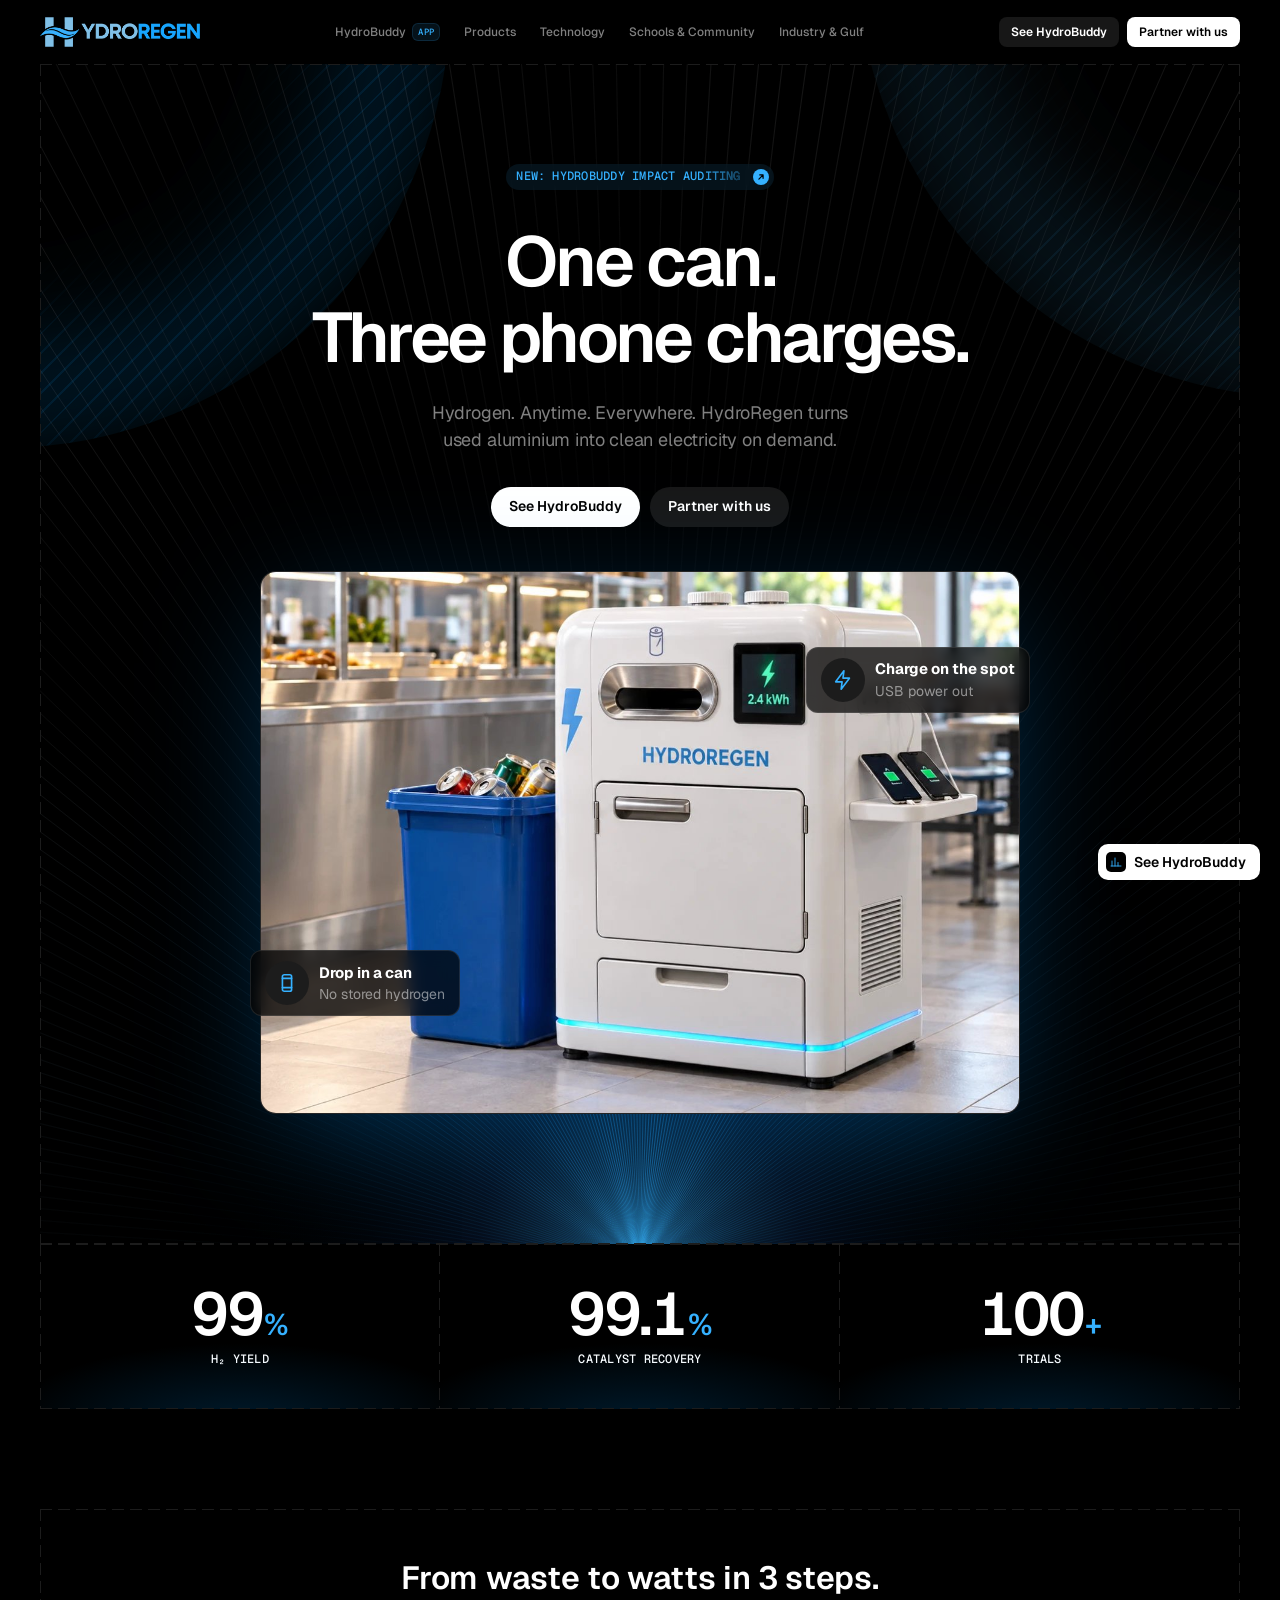
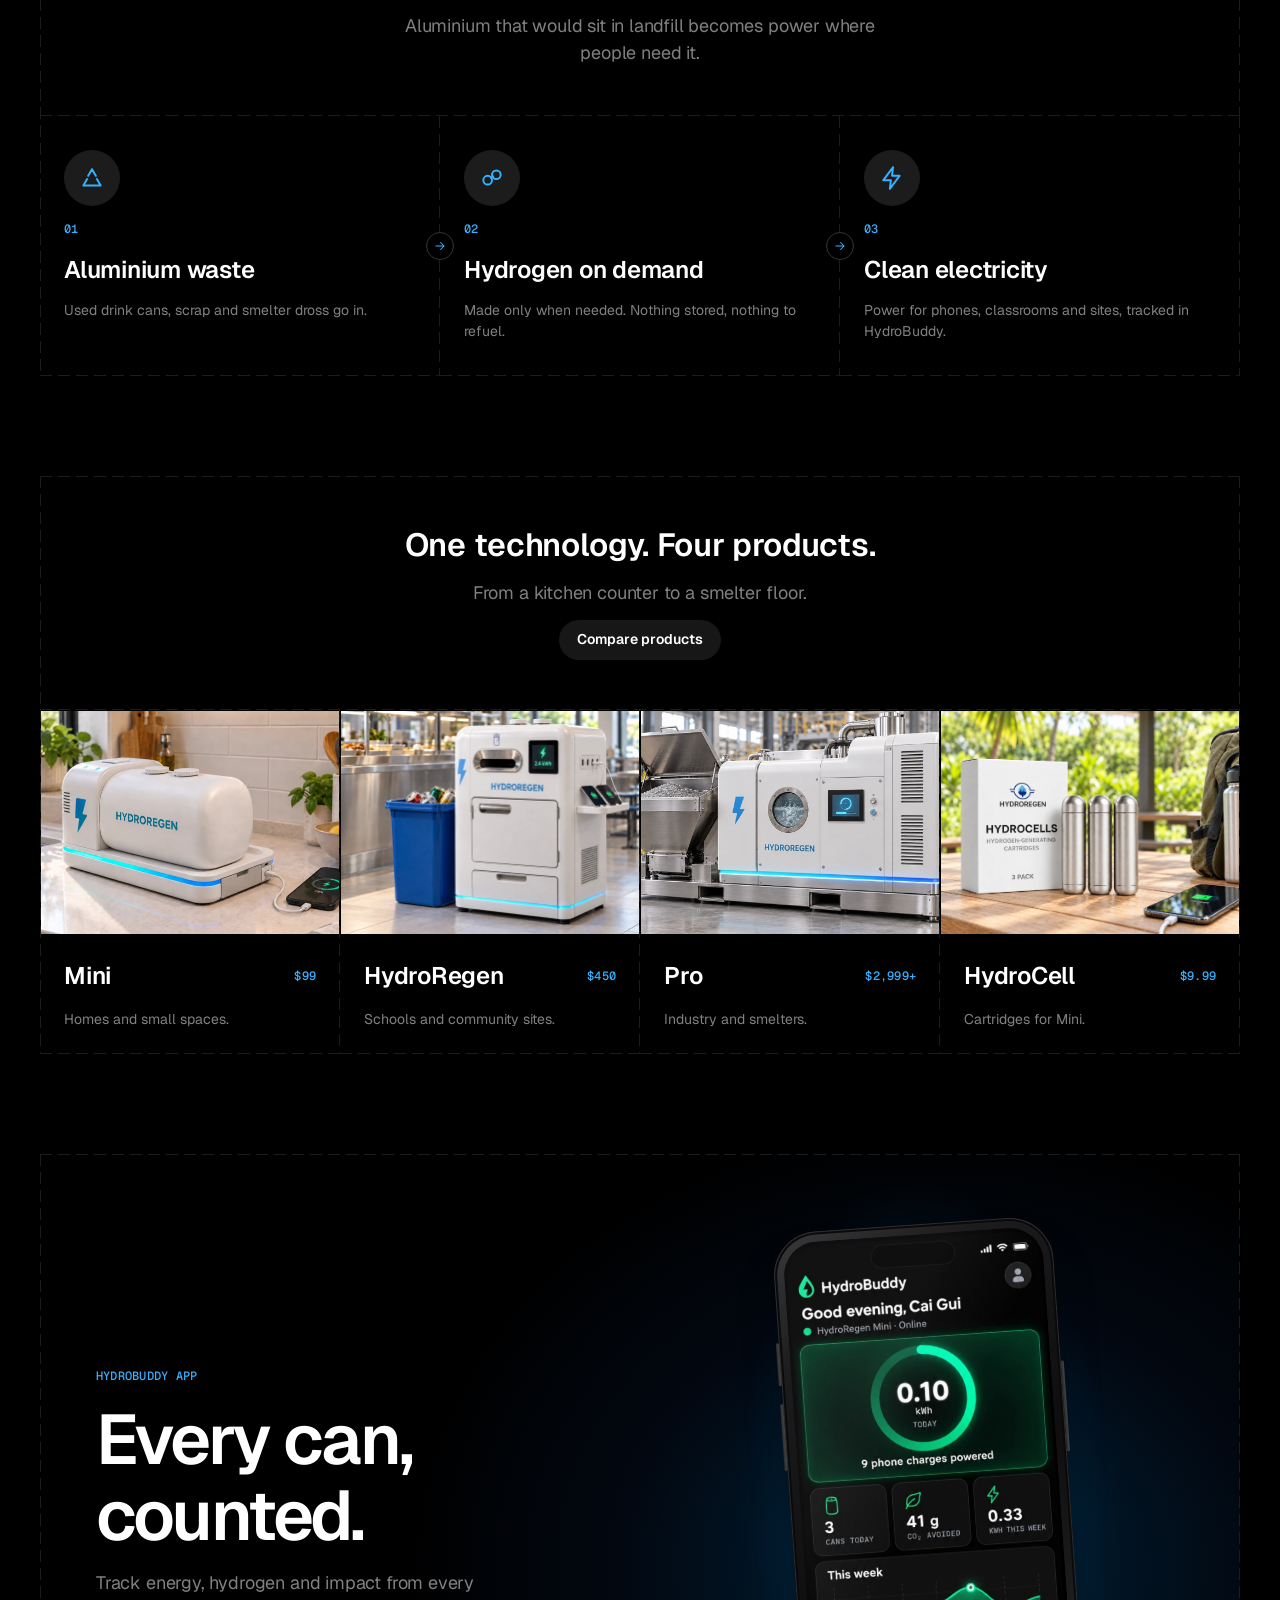
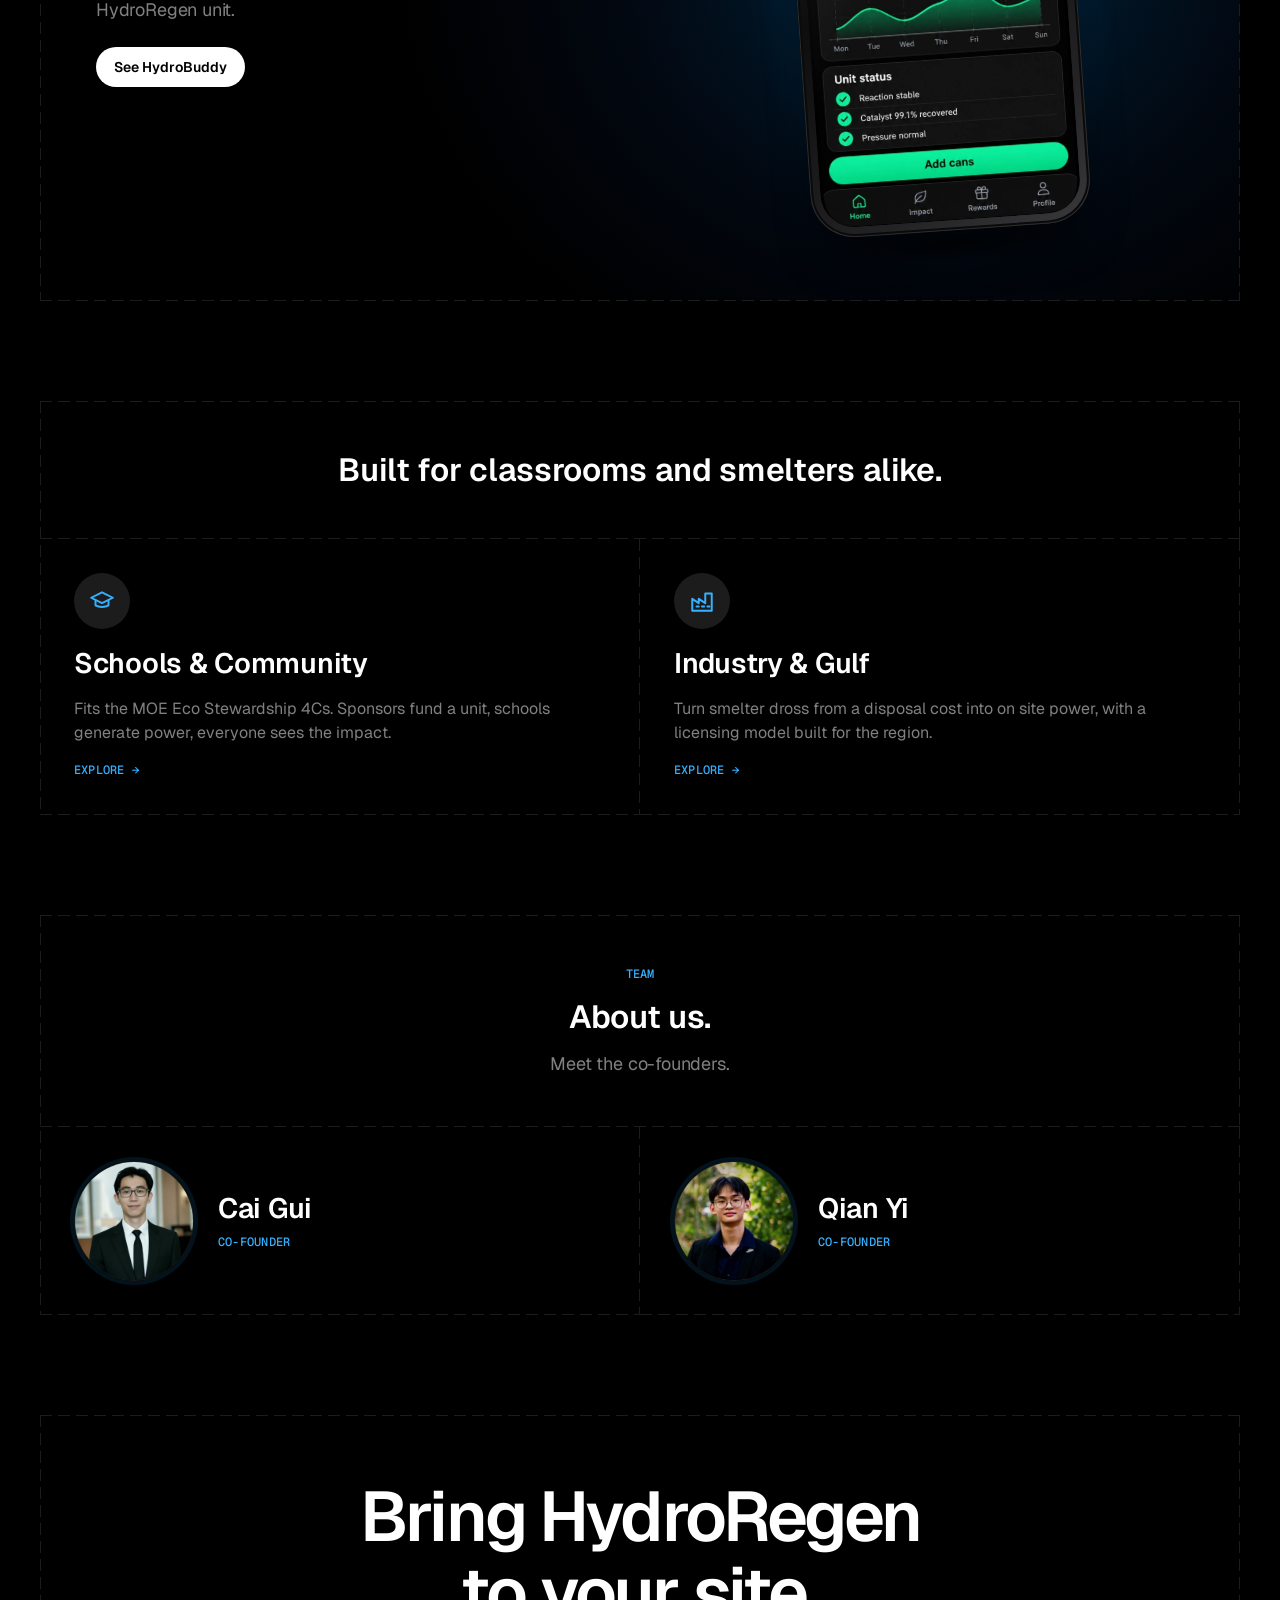
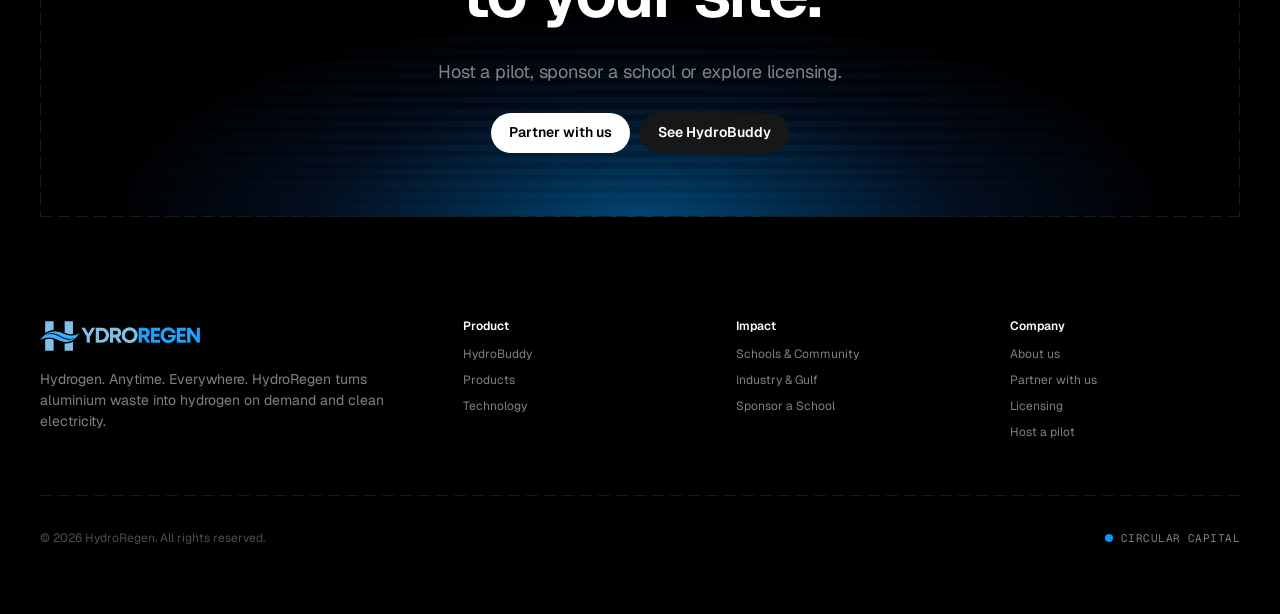
<file: index.html>
<!doctype html>
<html lang="en" class="no-js">
<head>
<meta charset="utf-8">
<meta name="viewport" content="width=device-width, initial-scale=1, viewport-fit=cover">
<title>HydroRegen · One can. Three phone charges.</title>
<meta name="description" content="HydroRegen turns aluminium waste into hydrogen on demand and clean electricity. Hydrogen. Anytime. Everywhere.">
<meta name="theme-color" content="#000000">
<meta property="og:type" content="website">
<meta property="og:title" content="HydroRegen · One can. Three phone charges.">
<meta property="og:description" content="HydroRegen turns aluminium waste into hydrogen on demand and clean electricity. Hydrogen. Anytime. Everywhere.">
<meta property="og:image" content="assets/img/hydroregen-unit.jpg">
<meta name="twitter:card" content="summary_large_image">
<link rel="icon" type="image/png" href="assets/img/favicon.png">
<link rel="apple-touch-icon" href="assets/img/apple-touch-icon.png">
<link rel="preconnect" href="https://fonts.googleapis.com">
<link rel="preconnect" href="https://fonts.gstatic.com" crossorigin>
<link href="https://fonts.googleapis.com/css2?family=Geist:wght@400;500;600;700&family=Geist+Mono:wght@500;700&display=swap" rel="stylesheet">
<link rel="stylesheet" href="assets/css/style.css">
</head>
<body>
<a class="sr-only" href="#main">Skip to content</a>
<header class="nav">
  <div class="nav-inner">
    <a class="logo-chip" href="index.html" aria-label="HydroRegen home" aria-current="page"><img src="assets/img/logo.png" alt="HydroRegen" width="599" height="112"></a>
    <ul class="nav-links"><li><a href="hydrobuddy.html">HydroBuddy<span class="tagger">APP</span></a></li><li><a href="products.html">Products</a></li><li><a href="technology.html">Technology</a></li><li><a href="schools.html">Schools &amp; Community</a></li><li><a href="industry.html">Industry &amp; Gulf</a></li></ul>
    <div class="nav-cta">
      <a class="btn btn-secondary" data-roll href="hydrobuddy.html">See HydroBuddy</a>
      <a class="btn btn-primary" data-roll href="partner.html">Partner with us</a>
    </div>
    <button class="menu-btn" aria-label="Open menu" aria-expanded="false" aria-controls="mobile-menu"><span></span></button>
  </div>
</header>
<nav class="mobile-menu" id="mobile-menu" aria-label="Mobile">
  <ul><li><a class="mlink" href="index.html" aria-current="page">Home</a></li><li><a class="mlink" href="hydrobuddy.html">HydroBuddy<span class="tagger">APP</span></a></li><li><a class="mlink" href="products.html">Products</a></li><li><a class="mlink" href="technology.html">Technology</a></li><li><a class="mlink" href="schools.html">Schools &amp; Community</a></li><li><a class="mlink" href="industry.html">Industry &amp; Gulf</a></li><li><a class="mlink" href="partner.html">Partner with us</a></li></ul>
  <div class="row">
    <a class="btn btn-secondary" data-roll href="hydrobuddy.html">See HydroBuddy</a>
    <a class="btn btn-primary" data-roll href="partner.html">Partner with us</a>
  </div>
</nav>
<main id="main">

<section class="hero">
  <div class="wrap frame hero-frame">
    <div class="hero-bg" aria-hidden="true">
      <canvas data-fan></canvas>
      <div class="glow a"></div><div class="glow b"></div>
      <div class="vignette"></div><div class="grain"></div>
    </div>
    <div class="cell hero-block">
      <a class="badge" href="hydrobuddy.html"><span class="t mono">New: HydroBuddy impact auditing</span><span class="i"><svg viewBox="0 0 24 24" fill="none" stroke="#000" stroke-width="3" stroke-linecap="round" stroke-linejoin="round" aria-hidden="true"><path d="M7 17L17 7M9 7h8v8"/></svg></span></a>
      <div class="hero-text reveal in">
        <h1 class="h1">One can.<br>Three phone charges.</h1>
        <p class="lead">Hydrogen. Anytime. Everywhere. HydroRegen turns used aluminium into clean electricity on demand.</p>
      </div>
      <div class="row center reveal in d2">
        <a class="btn btn-primary" data-roll href="hydrobuddy.html">See HydroBuddy</a>
        <a class="btn btn-secondary" data-roll href="partner.html">Partner with us</a>
      </div>
      <div class="hero-media reveal d3">
        <div class="media-card"><img src="assets/img/hydroregen-unit.jpg" alt="HydroRegen unit beside a can recycling bin in a food court, charging two phones" width="866" height="618" fetchpriority="high"></div>
        <div class="floaters">
          <div class="floating f1"><span class="icon-wrap"><svg viewBox="0 0 24 24" fill="none" stroke="currentColor" stroke-width="1.8" stroke-linecap="round" stroke-linejoin="round" aria-hidden="true"><rect x="7" y="3" width="10" height="18" rx="2"/><path d="M7 7h10M7 17h10"/></svg></span><span><b>Drop in a can</b><span class="small">No stored hydrogen</span></span></div>
          <div class="floating f2"><span class="icon-wrap"><svg viewBox="0 0 24 24" fill="none" stroke="currentColor" stroke-width="1.8" stroke-linecap="round" stroke-linejoin="round" aria-hidden="true"><path d="M13 2L4 14h7l-1 8 9-12h-7z"/></svg></span><span><b>Charge on the spot</b><span class="small">USB power out</span></span></div>
        </div>
      </div>
    </div>
  </div>
</section>

<section class="section" style="padding-top:0">
  <div class="wrap frame">
    <div class="grid g3">
      <div class="cell stat reveal"><div class="v"><span data-count="99">0</span><small>%</small></div><p class="mono">H₂ yield</p></div>
      <div class="cell stat reveal d1"><div class="v"><span data-count="99.1">0</span><small>%</small></div><p class="mono">Catalyst recovery</p></div>
      <div class="cell stat reveal d2"><div class="v"><span data-count="100">0</span><small>+</small></div><p class="mono">Trials</p></div>
    </div>
  </div>
</section>

<section class="section">
  <div class="wrap frame">
    <div class="cell block head reveal"><h2 class="h2">From waste to watts in 3 steps.</h2><p class="lead">Aluminium that would sit in landfill becomes power where people need it.</p></div>
    <div class="flow">
      <div class="cell node reveal"><span class="icon-wrap lg"><svg viewBox="0 0 24 24" fill="none" stroke="currentColor" stroke-width="1.8" stroke-linecap="round" stroke-linejoin="round" aria-hidden="true"><path d="M7 19H4l3.5-6M17 19h3l-3.5-6M12 4l-2 3.5M12 4l2 3.5M8.5 10L12 4l3.5 6M8 19h8"/></svg></span><span class="num mono accent">01</span><h3 class="h4">Aluminium waste</h3><p class="small">Used drink cans, scrap and smelter dross go in.</p><span class="chev" aria-hidden="true"><svg viewBox="0 0 24 24" fill="none" stroke="currentColor" stroke-width="1.8" stroke-linecap="round" stroke-linejoin="round" aria-hidden="true"><path d="M5 12h14M13 6l6 6-6 6"/></svg></span></div>
      <div class="cell node reveal d1"><span class="icon-wrap lg"><svg viewBox="0 0 24 24" fill="none" stroke="currentColor" stroke-width="1.8" stroke-linecap="round" stroke-linejoin="round" aria-hidden="true"><circle cx="8" cy="14" r="4"/><circle cx="16" cy="9" r="4"/><path d="M11 12l2-1.5"/></svg></span><span class="num mono accent">02</span><h3 class="h4">Hydrogen on demand</h3><p class="small">Made only when needed. Nothing stored, nothing to refuel.</p><span class="chev" aria-hidden="true"><svg viewBox="0 0 24 24" fill="none" stroke="currentColor" stroke-width="1.8" stroke-linecap="round" stroke-linejoin="round" aria-hidden="true"><path d="M5 12h14M13 6l6 6-6 6"/></svg></span></div>
      <div class="cell node reveal d2"><span class="icon-wrap lg"><svg viewBox="0 0 24 24" fill="none" stroke="currentColor" stroke-width="1.8" stroke-linecap="round" stroke-linejoin="round" aria-hidden="true"><path d="M13 2L4 14h7l-1 8 9-12h-7z"/></svg></span><span class="num mono accent">03</span><h3 class="h4">Clean electricity</h3><p class="small">Power for phones, classrooms and sites, tracked in HydroBuddy.</p><span class="chev" aria-hidden="true"><svg viewBox="0 0 24 24" fill="none" stroke="currentColor" stroke-width="1.8" stroke-linecap="round" stroke-linejoin="round" aria-hidden="true"><path d="M5 12h14M13 6l6 6-6 6"/></svg></span></div>
    </div>
  </div>
</section>

<section class="section">
  <div class="wrap frame">
    <div class="cell block head reveal"><h2 class="h2">One technology. Four products.</h2><p class="lead">From a kitchen counter to a smelter floor.</p><a class="btn btn-secondary" data-roll href="products.html">Compare products</a></div>
    <div class="grid g4">
      <a class="cell product card-hover reveal" href="products.html#mini"><i class="corner tl"></i><i class="corner tr"></i><i class="corner bl"></i><i class="corner br"></i><div class="ph"><img src="assets/img/hydroregen-mini.jpg" alt="HydroRegen Mini on a kitchen counter charging a phone" loading="lazy"></div><div class="info"><div class="row" style="justify-content:space-between"><h3 class="h4">Mini</h3><span class="mono accent">$99</span></div><p class="small">Homes and small spaces.</p></div></a>
      <a class="cell product card-hover reveal d1" href="products.html#hydroregen"><i class="corner tl"></i><i class="corner tr"></i><i class="corner bl"></i><i class="corner br"></i><div class="ph"><img src="assets/img/hydroregen-unit.jpg" alt="HydroRegen community unit" loading="lazy"></div><div class="info"><div class="row" style="justify-content:space-between"><h3 class="h4">HydroRegen</h3><span class="mono accent">$450</span></div><p class="small">Schools and community sites.</p></div></a>
      <a class="cell product card-hover reveal d2" href="products.html#pro"><i class="corner tl"></i><i class="corner tr"></i><i class="corner bl"></i><i class="corner br"></i><div class="ph"><img src="assets/img/hydroregen-pro.jpg" alt="HydroRegen Pro industrial unit" loading="lazy"></div><div class="info"><div class="row" style="justify-content:space-between"><h3 class="h4">Pro</h3><span class="mono accent">$2,999+</span></div><p class="small">Industry and smelters.</p></div></a>
      <a class="cell product card-hover reveal d3" href="products.html#hydrocell"><i class="corner tl"></i><i class="corner tr"></i><i class="corner bl"></i><i class="corner br"></i><div class="ph"><img src="assets/img/hydrocell.jpg" alt="HydroCell cartridges and box" loading="lazy"></div><div class="info"><div class="row" style="justify-content:space-between"><h3 class="h4">HydroCell</h3><span class="mono accent">$9.99</span></div><p class="small">Cartridges for Mini.</p></div></a>
    </div>
  </div>
</section>

<section class="section">
  <div class="wrap frame">
    <div class="cell teaser">
      <div class="teaser-glow" aria-hidden="true"></div>
      <div class="teaser-text stack reveal">
        <span class="mono accent">HydroBuddy app</span>
        <h2 class="h1">Every can, counted.</h2>
        <p class="lead">Track energy, hydrogen and impact from every HydroRegen unit.</p>
        <div class="row mt-8"><a class="btn btn-primary" data-roll href="hydrobuddy.html">See HydroBuddy</a></div>
      </div>
      <div class="teaser-phone reveal d1"><div class="tilt-n4 floaty"><div class="phone "><div class="phone-btn b1"></div><div class="phone-btn b2"></div><div class="phone-btn b3"></div><div class="phone-screen"><img src="assets/img/hydrobuddy-home.png" alt="HydroBuddy app Home screen" width="644" height="1452" loading="lazy"><span class="island"></span><span class="glass"></span></div></div></div></div>
    </div>
  </div>
</section>

<section class="section">
  <div class="wrap frame">
    <div class="cell block head reveal"><h2 class="h2">Built for classrooms and smelters alike.</h2></div>
    <div class="grid g2">
      <a class="cell pad stack card-hover reveal" href="schools.html"><i class="corner tl"></i><i class="corner tr"></i><i class="corner bl"></i><i class="corner br"></i><span class="icon-wrap lg"><svg viewBox="0 0 24 24" fill="none" stroke="currentColor" stroke-width="1.8" stroke-linecap="round" stroke-linejoin="round" aria-hidden="true"><path d="M2 9l10-5 10 5-10 5z"/><path d="M6 11v5c3 2 9 2 12 0v-5"/></svg></span><h3 class="h3">Schools &amp; Community</h3><p class="body">Fits the MOE Eco Stewardship 4Cs. Sponsors fund a unit, schools generate power, everyone sees the impact.</p><span class="mono accent">Explore →</span></a>
      <a class="cell pad stack card-hover reveal d1" href="industry.html"><i class="corner tl"></i><i class="corner tr"></i><i class="corner bl"></i><i class="corner br"></i><span class="icon-wrap lg"><svg viewBox="0 0 24 24" fill="none" stroke="currentColor" stroke-width="1.8" stroke-linecap="round" stroke-linejoin="round" aria-hidden="true"><path d="M3 21V10l6 4V10l6 4V5h6v16z"/><path d="M7 17h2M12 17h2M17 17h2"/></svg></span><h3 class="h3">Industry &amp; Gulf</h3><p class="body">Turn smelter dross from a disposal cost into on site power, with a licensing model built for the region.</p><span class="mono accent">Explore →</span></a>
    </div>
  </div>
</section>

<section class="section" id="team">
  <div class="wrap frame">
    <div class="cell block head reveal"><span class="mono accent">Team</span><h2 class="h2">About us.</h2><p class="lead">Meet the co-founders.</p></div>
    <div class="grid g2">
      <div class="cell pad team-card card-hover reveal"><i class="corner tl"></i><i class="corner tr"></i><i class="corner bl"></i><i class="corner br"></i><img src="assets/img/cofounder-1.jpg" alt="Cai Gui, co-founder of HydroRegen" width="600" height="600" loading="lazy"><div class="stack-sm"><h3 class="h3">Cai Gui</h3><span class="mono accent">Co-founder</span></div></div>
      <div class="cell pad team-card card-hover reveal d1"><i class="corner tl"></i><i class="corner tr"></i><i class="corner bl"></i><i class="corner br"></i><img src="assets/img/cofounder-2.jpg" alt="Qian Yi, co-founder of HydroRegen" width="600" height="600" loading="lazy"><div class="stack-sm"><h3 class="h3">Qian Yi</h3><span class="mono accent">Co-founder</span></div></div>
    </div>
  </div>
</section>

<section class="section">
  <div class="wrap frame">
    <div class="cell cta">
      <div class="cta-bg" aria-hidden="true"></div>
      <div class="cta-inner reveal">
        <h2 class="h1" style="max-width:760px">Bring HydroRegen to your site.</h2>
        <p class="lead">Host a pilot, sponsor a school or explore licensing.</p>
        <div class="row center"><a class="btn btn-primary" data-roll href="partner.html">Partner with us</a><a class="btn btn-secondary" data-roll href="hydrobuddy.html">See HydroBuddy</a></div>
      </div>
    </div>
  </div>
</section>

</main>
<footer class="footer">
  <div class="wrap">
    <div class="footer-top">
      <div class="stack" style="gap:14px">
        <a class="logo-chip" href="index.html" aria-label="HydroRegen home" style="align-self:flex-start"><img src="assets/img/logo.png" alt="HydroRegen" width="599" height="112"></a>
        <p class="small maxw-sm">Hydrogen. Anytime. Everywhere. HydroRegen turns aluminium waste into hydrogen on demand and clean electricity.</p>
      </div>
      <div class="footer-cols">
        <div><h5>Product</h5><ul>
          <li><a href="hydrobuddy.html">HydroBuddy</a></li>
          <li><a href="products.html">Products</a></li>
          <li><a href="technology.html">Technology</a></li>
        </ul></div>
        <div><h5>Impact</h5><ul>
          <li><a href="schools.html">Schools &amp; Community</a></li>
          <li><a href="industry.html">Industry &amp; Gulf</a></li>
          <li><a href="schools.html#sponsor">Sponsor a School</a></li>
        </ul></div>
        <div><h5>Company</h5><ul>
          <li><a href="index.html#team">About us</a></li>
          <li><a href="partner.html">Partner with us</a></li>
          <li><a href="partner.html?track=licensing">Licensing</a></li>
          <li><a href="partner.html?track=pilot">Host a pilot</a></li>
        </ul></div>
      </div>
    </div>
    <div class="footer-bottom">
      <span>© <span data-year>2026</span> HydroRegen. All rights reserved.</span>
      <span class="cc"><i></i>Circular Capital</span>
    </div>
  </div>
</footer>
<a class="float-cta" href="hydrobuddy.html"><span class="ic"><svg viewBox="0 0 24 24" fill="none" stroke="currentColor" stroke-width="1.8" stroke-linecap="round" stroke-linejoin="round" aria-hidden="true"><path d="M4 20V10M10 20V4M16 20v-7M22 20H2"/></svg></span>See HydroBuddy</a>
<script src="assets/js/main.js" defer></script>
</body>
</html>
</file>
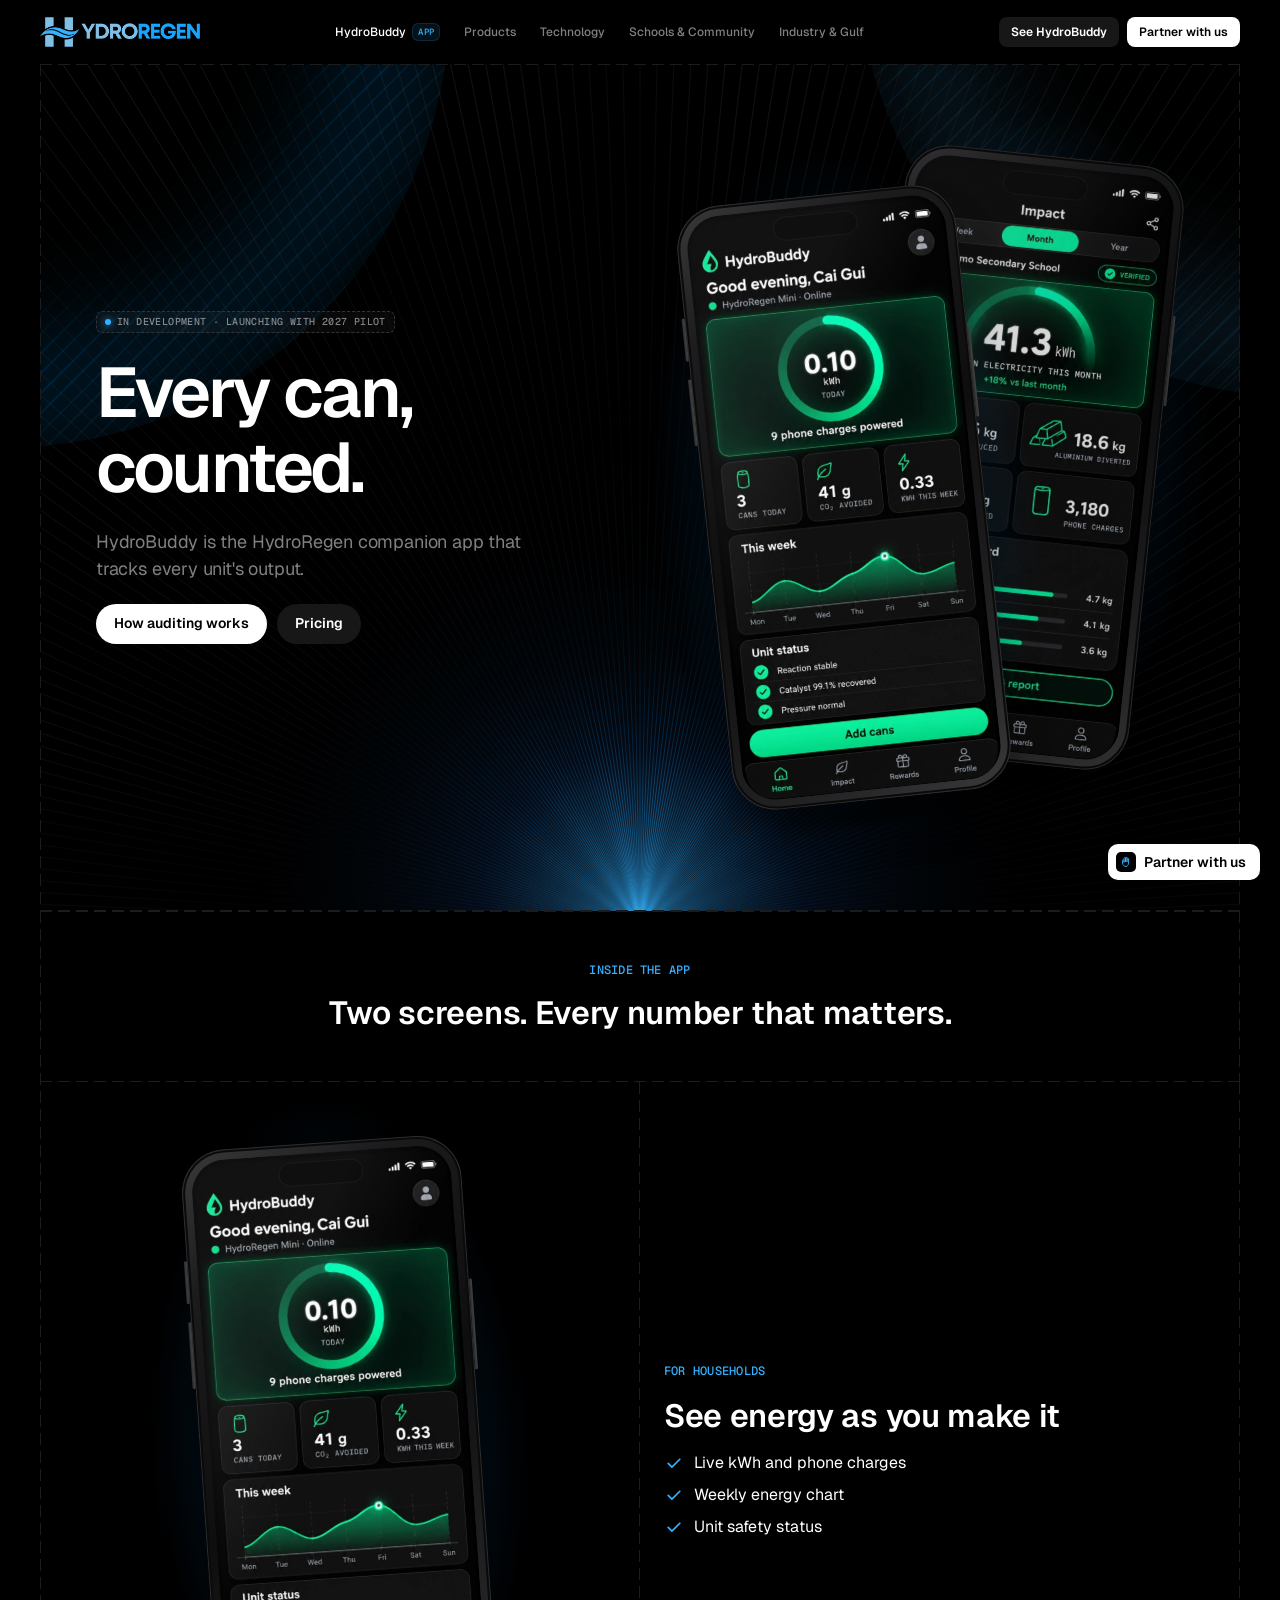
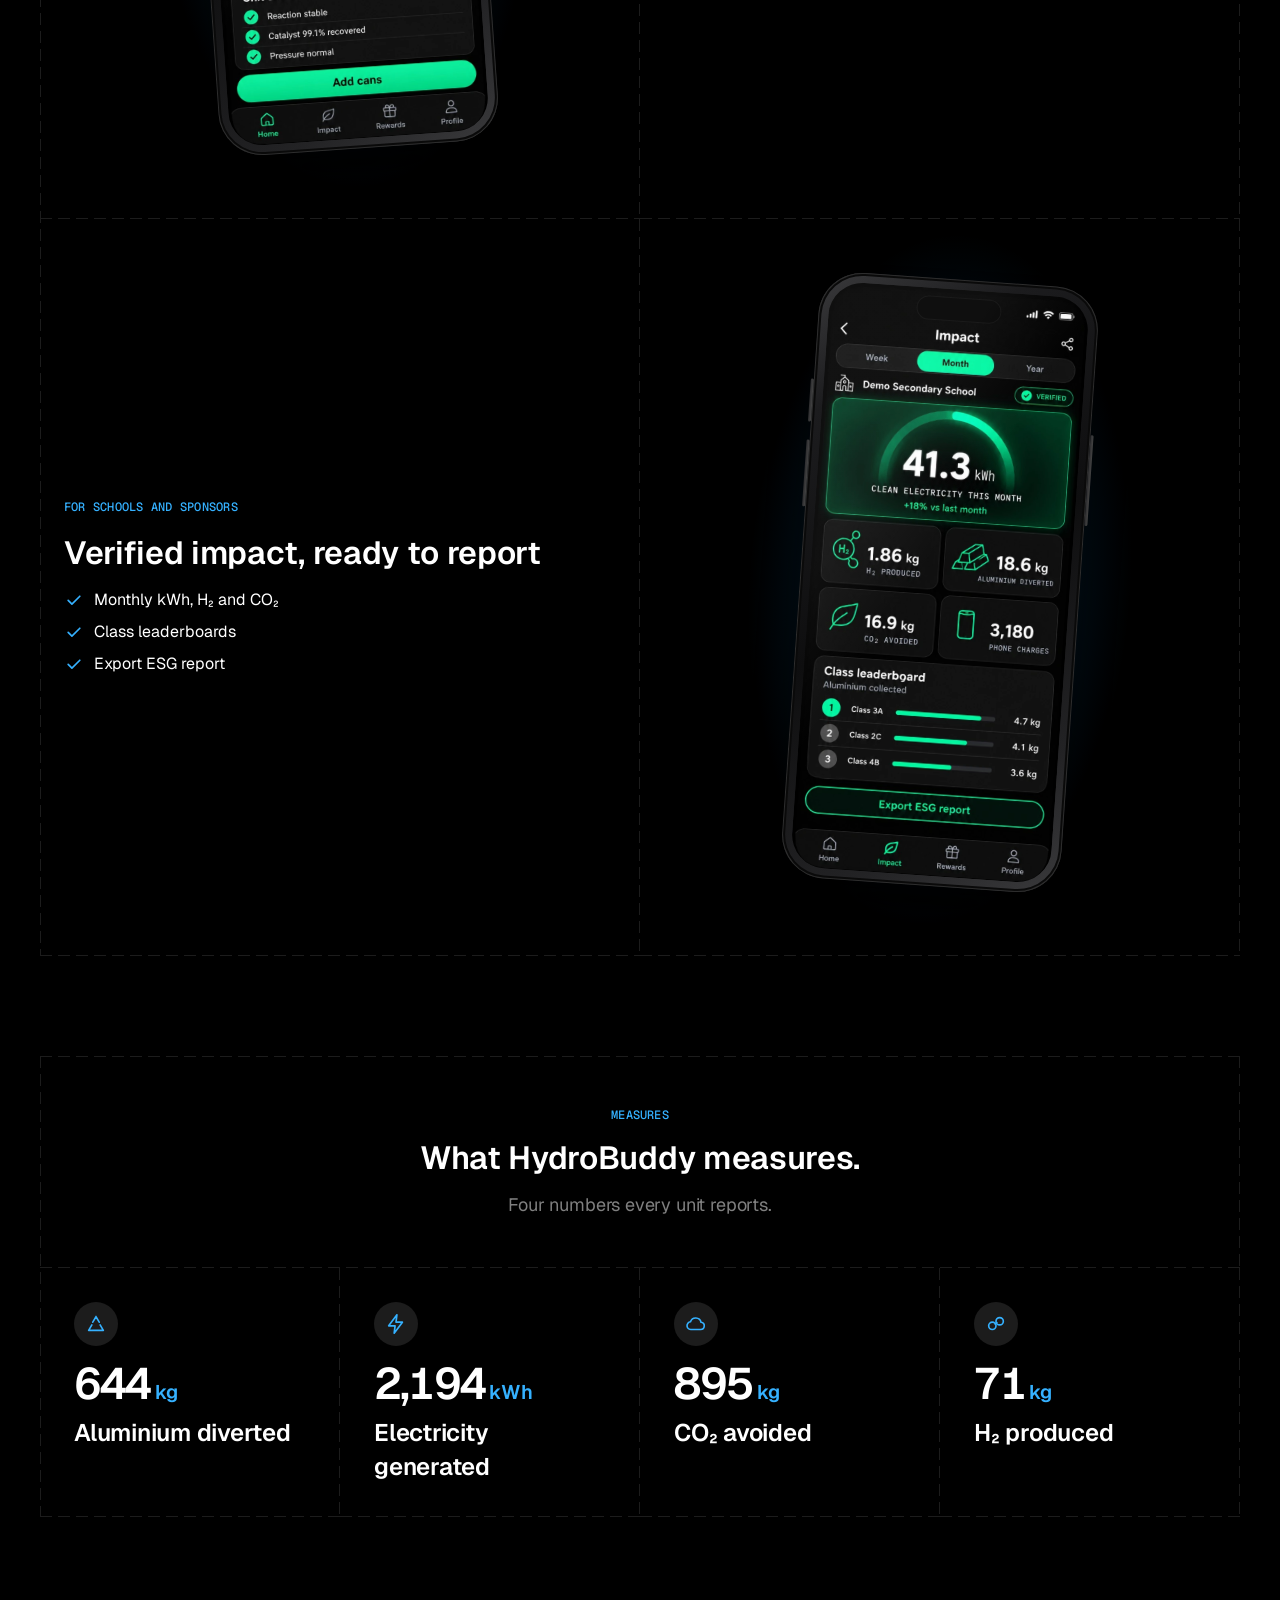
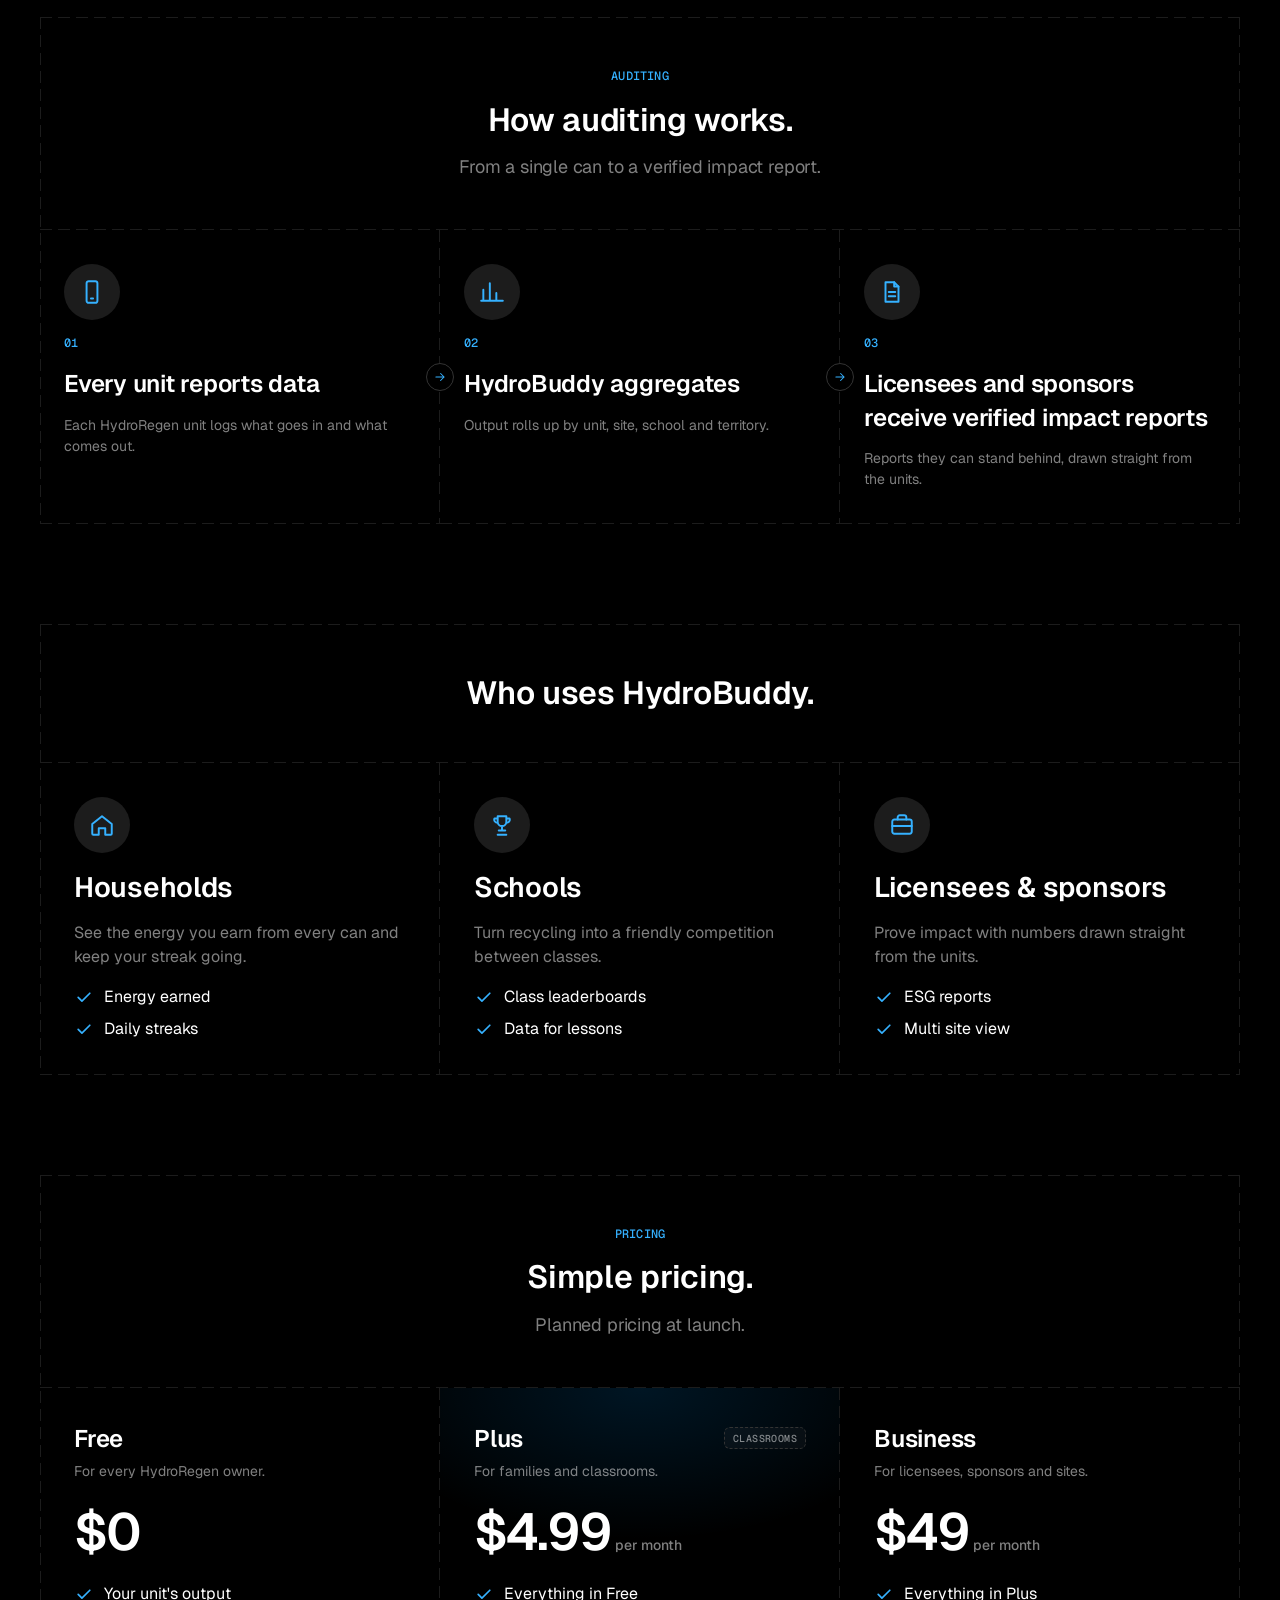
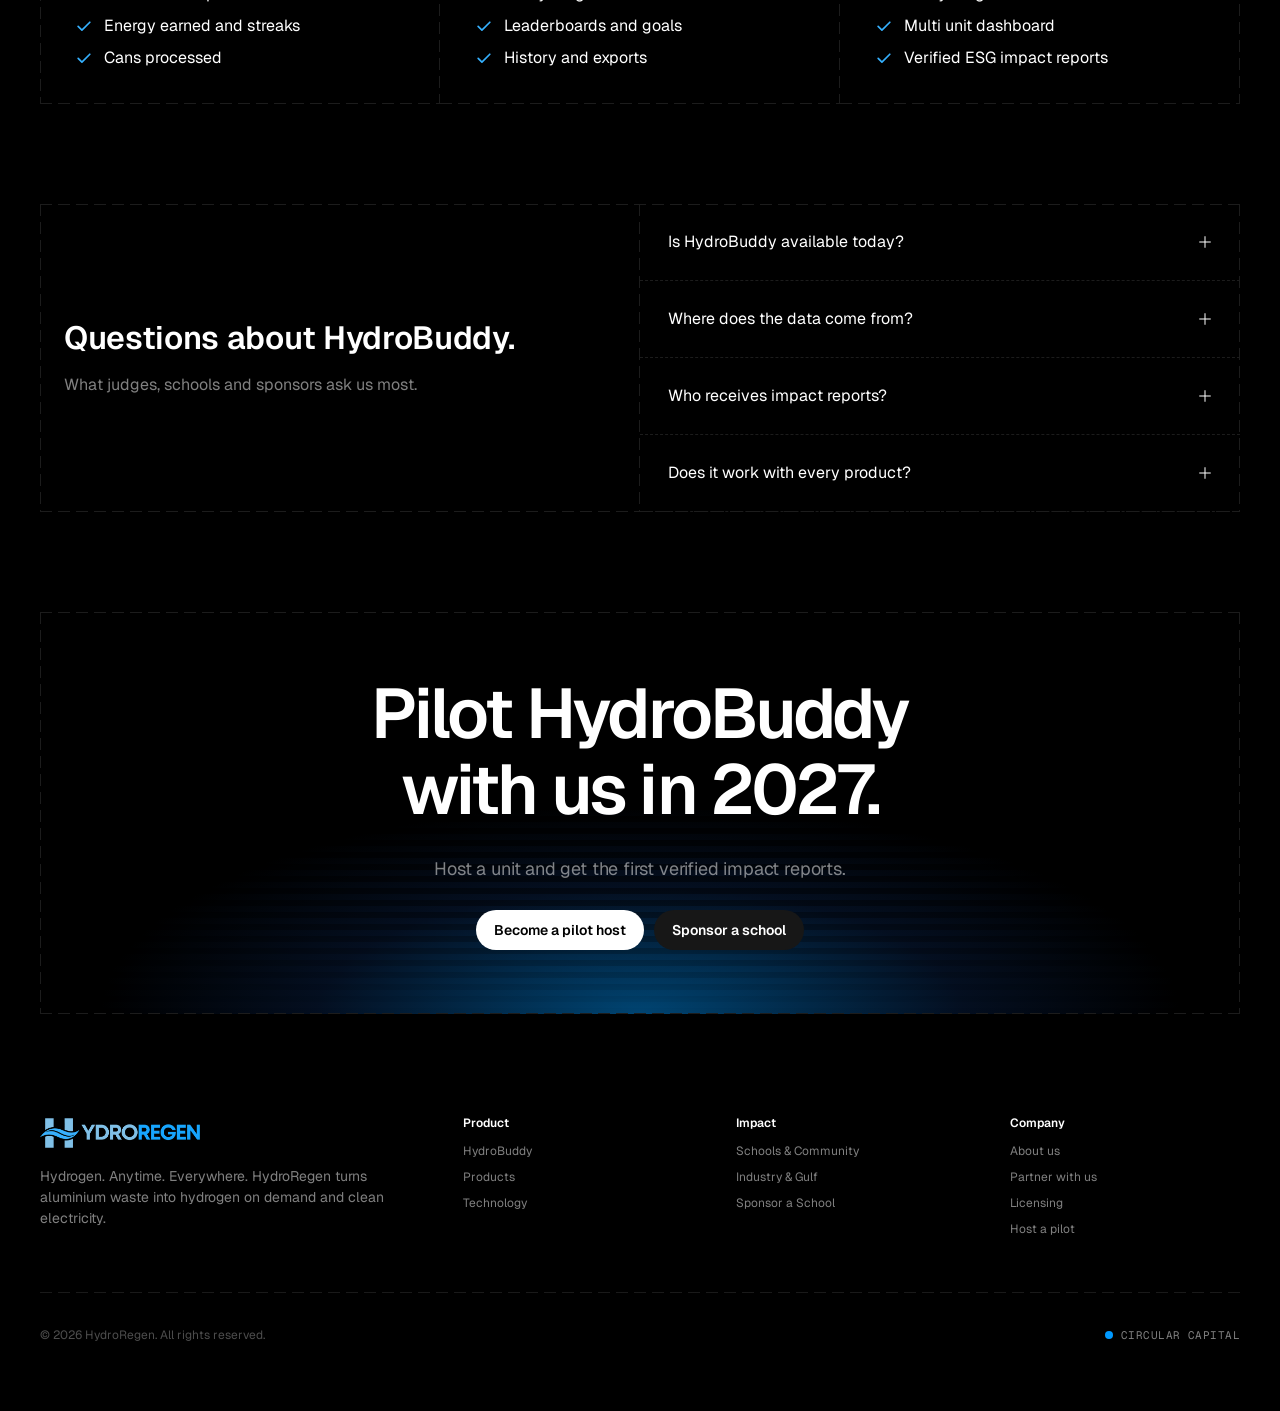
<file: hydrobuddy.html>
<!doctype html>
<html lang="en" class="no-js">
<head>
<meta charset="utf-8">
<meta name="viewport" content="width=device-width, initial-scale=1, viewport-fit=cover">
<title>HydroBuddy · Impact auditing by HydroRegen</title>
<meta name="description" content="HydroBuddy tracks aluminium diverted, electricity generated, CO₂ avoided and cans processed for every HydroRegen unit. In development, launching with the 2027 pilot.">
<meta name="theme-color" content="#000000">
<meta property="og:type" content="website">
<meta property="og:title" content="HydroBuddy · Impact auditing by HydroRegen">
<meta property="og:description" content="HydroBuddy tracks aluminium diverted, electricity generated, CO₂ avoided and cans processed for every HydroRegen unit. In development, launching with the 2027 pilot.">
<meta property="og:image" content="assets/img/hydroregen-unit.jpg">
<meta name="twitter:card" content="summary_large_image">
<link rel="icon" type="image/png" href="assets/img/favicon.png">
<link rel="apple-touch-icon" href="assets/img/apple-touch-icon.png">
<link rel="preconnect" href="https://fonts.googleapis.com">
<link rel="preconnect" href="https://fonts.gstatic.com" crossorigin>
<link href="https://fonts.googleapis.com/css2?family=Geist:wght@400;500;600;700&family=Geist+Mono:wght@500;700&display=swap" rel="stylesheet">
<link rel="stylesheet" href="assets/css/style.css">
</head>
<body>
<a class="sr-only" href="#main">Skip to content</a>
<header class="nav">
  <div class="nav-inner">
    <a class="logo-chip" href="index.html" aria-label="HydroRegen home"><img src="assets/img/logo.png" alt="HydroRegen" width="599" height="112"></a>
    <ul class="nav-links"><li><a href="hydrobuddy.html" aria-current="page">HydroBuddy<span class="tagger">APP</span></a></li><li><a href="products.html">Products</a></li><li><a href="technology.html">Technology</a></li><li><a href="schools.html">Schools &amp; Community</a></li><li><a href="industry.html">Industry &amp; Gulf</a></li></ul>
    <div class="nav-cta">
      <a class="btn btn-secondary" data-roll href="hydrobuddy.html">See HydroBuddy</a>
      <a class="btn btn-primary" data-roll href="partner.html">Partner with us</a>
    </div>
    <button class="menu-btn" aria-label="Open menu" aria-expanded="false" aria-controls="mobile-menu"><span></span></button>
  </div>
</header>
<nav class="mobile-menu" id="mobile-menu" aria-label="Mobile">
  <ul><li><a class="mlink" href="index.html">Home</a></li><li><a class="mlink" href="hydrobuddy.html" aria-current="page">HydroBuddy<span class="tagger">APP</span></a></li><li><a class="mlink" href="products.html">Products</a></li><li><a class="mlink" href="technology.html">Technology</a></li><li><a class="mlink" href="schools.html">Schools &amp; Community</a></li><li><a class="mlink" href="industry.html">Industry &amp; Gulf</a></li><li><a class="mlink" href="partner.html">Partner with us</a></li></ul>
  <div class="row">
    <a class="btn btn-secondary" data-roll href="hydrobuddy.html">See HydroBuddy</a>
    <a class="btn btn-primary" data-roll href="partner.html">Partner with us</a>
  </div>
</nav>
<main id="main">

<section class="hero">
  <div class="wrap frame hero-frame">
    <div class="hero-bg" aria-hidden="true">
      <canvas data-fan></canvas>
      <div class="glow a"></div><div class="glow b"></div>
      <div class="vignette"></div><div class="grain"></div>
    </div>
    <div class="cell hb-hero">
      <div class="hb-hero-text">
        <span class="label"><span class="dot"></span>In development · Launching with 2027 pilot</span>
        <h1 class="h1 reveal in">Every can, counted.</h1>
        <p class="lead reveal in d1">HydroBuddy is the HydroRegen companion app that tracks every unit's output.</p>
        <div class="row reveal in d2"><a class="btn btn-primary" data-roll href="#auditing">How auditing works</a><a class="btn btn-secondary" data-roll href="#pricing">Pricing</a></div>
      </div>
      <div class="phone-pair reveal in d2">
        <div class="pp-back"><div class="floaty slow"><div class="phone "><div class="phone-btn b1"></div><div class="phone-btn b2"></div><div class="phone-btn b3"></div><div class="phone-screen"><img src="assets/img/hydrobuddy-impact.png" alt="HydroBuddy app Impact screen" width="644" height="1452" loading="lazy"><span class="island"></span><span class="glass"></span></div></div></div></div>
        <div class="pp-front"><div class="floaty"><div class="phone "><div class="phone-btn b1"></div><div class="phone-btn b2"></div><div class="phone-btn b3"></div><div class="phone-screen"><img src="assets/img/hydrobuddy-home.png" alt="HydroBuddy app Home screen" width="644" height="1452" loading="lazy"><span class="island"></span><span class="glass"></span></div></div></div></div>
      </div>
    </div>
  </div>
</section>

<section class="section" style="padding-top:0">
  <div class="wrap frame">
    <div class="cell block head reveal"><span class="mono accent">Inside the app</span><h2 class="h2">Two screens. Every number that matters.</h2></div>
    <div class="walk">
      <div class="cell walk-phone reveal"><div class="tilt-n4 floaty"><div class="phone "><div class="phone-btn b1"></div><div class="phone-btn b2"></div><div class="phone-btn b3"></div><div class="phone-screen"><img src="assets/img/hydrobuddy-home.png" alt="HydroBuddy app Home screen" width="644" height="1452" loading="lazy"><span class="island"></span><span class="glass"></span></div></div></div></div>
      <div class="cell block-lg stack walk-text reveal d1">
        <span class="mono accent">For households</span>
        <h2 class="h2">See energy as you make it</h2>
        <ul class="checks"><li>Live kWh and phone charges</li><li>Weekly energy chart</li><li>Unit safety status</li></ul>
      </div>
    </div>
    <div class="walk r">
      <div class="cell walk-phone reveal"><div class="tilt-p4 floaty slow"><div class="phone "><div class="phone-btn b1"></div><div class="phone-btn b2"></div><div class="phone-btn b3"></div><div class="phone-screen"><img src="assets/img/hydrobuddy-impact.png" alt="HydroBuddy app Impact screen" width="644" height="1452" loading="lazy"><span class="island"></span><span class="glass"></span></div></div></div></div>
      <div class="cell block-lg stack walk-text reveal d1">
        <span class="mono accent">For schools and sponsors</span>
        <h2 class="h2">Verified impact, ready to report</h2>
        <ul class="checks"><li>Monthly kWh, H₂ and CO₂</li><li>Class leaderboards</li><li>Export ESG report</li></ul>
      </div>
    </div>
  </div>
</section>

<section class="section">
  <div class="wrap frame">
    <div class="cell block head reveal"><span class="mono accent">Measures</span><h2 class="h2">What HydroBuddy measures.</h2><p class="lead">Four numbers every unit reports.</p></div>
    <div class="grid g4">
      <div class="cell pad feature card-hover reveal"><i class="corner tl"></i><i class="corner tr"></i><i class="corner bl"></i><i class="corner br"></i><span class="icon-wrap"><svg viewBox="0 0 24 24" fill="none" stroke="currentColor" stroke-width="1.8" stroke-linecap="round" stroke-linejoin="round" aria-hidden="true"><path d="M7 19H4l3.5-6M17 19h3l-3.5-6M12 4l-2 3.5M12 4l2 3.5M8.5 10L12 4l3.5 6M8 19h8"/></svg></span><div class="metric"><span data-count="650" data-comma>0</span><small>kg</small></div><h3 class="h4">Aluminium diverted</h3></div>
      <div class="cell pad feature card-hover reveal d1"><i class="corner tl"></i><i class="corner tr"></i><i class="corner bl"></i><i class="corner br"></i><span class="icon-wrap"><svg viewBox="0 0 24 24" fill="none" stroke="currentColor" stroke-width="1.8" stroke-linecap="round" stroke-linejoin="round" aria-hidden="true"><path d="M13 2L4 14h7l-1 8 9-12h-7z"/></svg></span><div class="metric"><span data-count="2216" data-comma>0</span><small>kWh</small></div><h3 class="h4">Electricity generated</h3></div>
      <div class="cell pad feature card-hover reveal d2"><i class="corner tl"></i><i class="corner tr"></i><i class="corner bl"></i><i class="corner br"></i><span class="icon-wrap"><svg viewBox="0 0 24 24" fill="none" stroke="currentColor" stroke-width="1.8" stroke-linecap="round" stroke-linejoin="round" aria-hidden="true"><path d="M7 18h10a4 4 0 0 0 .5-7.97A6 6 0 0 0 6 9.5 4.25 4.25 0 0 0 7 18z"/></svg></span><div class="metric"><span data-count="904" data-comma>0</span><small>kg</small></div><h3 class="h4">CO₂ avoided</h3></div>
      <div class="cell pad feature card-hover reveal d3"><i class="corner tl"></i><i class="corner tr"></i><i class="corner bl"></i><i class="corner br"></i><span class="icon-wrap"><svg viewBox="0 0 24 24" fill="none" stroke="currentColor" stroke-width="1.8" stroke-linecap="round" stroke-linejoin="round" aria-hidden="true"><circle cx="8" cy="14" r="4"/><circle cx="16" cy="9" r="4"/><path d="M11 12l2-1.5"/></svg></span><div class="metric"><span data-count="72" data-comma>0</span><small>kg</small></div><h3 class="h4">H₂ produced</h3></div>
    </div>
  </div>
</section>

<section class="section" id="auditing">
  <div class="wrap frame">
    <div class="cell block head reveal"><span class="mono accent">Auditing</span><h2 class="h2">How auditing works.</h2><p class="lead">From a single can to a verified impact report.</p></div>
    <div class="flow">
      <div class="cell node reveal"><span class="icon-wrap lg"><svg viewBox="0 0 24 24" fill="none" stroke="currentColor" stroke-width="1.8" stroke-linecap="round" stroke-linejoin="round" aria-hidden="true"><rect x="7" y="2" width="10" height="20" rx="2"/><path d="M11 18h2"/></svg></span><span class="mono accent">01</span><h3 class="h4">Every unit reports data</h3><p class="small">Each HydroRegen unit logs what goes in and what comes out.</p><span class="chev" aria-hidden="true"><svg viewBox="0 0 24 24" fill="none" stroke="currentColor" stroke-width="1.8" stroke-linecap="round" stroke-linejoin="round" aria-hidden="true"><path d="M5 12h14M13 6l6 6-6 6"/></svg></span></div>
      <div class="cell node reveal d1"><span class="icon-wrap lg"><svg viewBox="0 0 24 24" fill="none" stroke="currentColor" stroke-width="1.8" stroke-linecap="round" stroke-linejoin="round" aria-hidden="true"><path d="M4 20V10M10 20V4M16 20v-7M22 20H2"/></svg></span><span class="mono accent">02</span><h3 class="h4">HydroBuddy aggregates</h3><p class="small">Output rolls up by unit, site, school and territory.</p><span class="chev" aria-hidden="true"><svg viewBox="0 0 24 24" fill="none" stroke="currentColor" stroke-width="1.8" stroke-linecap="round" stroke-linejoin="round" aria-hidden="true"><path d="M5 12h14M13 6l6 6-6 6"/></svg></span></div>
      <div class="cell node reveal d2"><span class="icon-wrap lg"><svg viewBox="0 0 24 24" fill="none" stroke="currentColor" stroke-width="1.8" stroke-linecap="round" stroke-linejoin="round" aria-hidden="true"><path d="M6 3h8l4 4v14H6z"/><path d="M14 3v4h4M9 12h6M9 16h6"/></svg></span><span class="mono accent">03</span><h3 class="h4">Licensees and sponsors receive verified impact reports</h3><p class="small">Reports they can stand behind, drawn straight from the units.</p><span class="chev" aria-hidden="true"><svg viewBox="0 0 24 24" fill="none" stroke="currentColor" stroke-width="1.8" stroke-linecap="round" stroke-linejoin="round" aria-hidden="true"><path d="M5 12h14M13 6l6 6-6 6"/></svg></span></div>
    </div>
  </div>
</section>

<section class="section">
  <div class="wrap frame">
    <div class="cell block head reveal"><h2 class="h2">Who uses HydroBuddy.</h2></div>
    <div class="grid g3">
      <div class="cell pad stack card-hover reveal"><i class="corner tl"></i><i class="corner tr"></i><i class="corner bl"></i><i class="corner br"></i><span class="icon-wrap lg"><svg viewBox="0 0 24 24" fill="none" stroke="currentColor" stroke-width="1.8" stroke-linecap="round" stroke-linejoin="round" aria-hidden="true"><path d="M3 11l9-7 9 7v9a1 1 0 0 1-1 1h-5v-6h-6v6H4a1 1 0 0 1-1-1z"/></svg></span><h3 class="h3">Households</h3><p class="body">See the energy you earn from every can and keep your streak going.</p><ul class="checks"><li>Energy earned</li><li>Daily streaks</li></ul></div>
      <div class="cell pad stack card-hover reveal d1"><i class="corner tl"></i><i class="corner tr"></i><i class="corner bl"></i><i class="corner br"></i><span class="icon-wrap lg"><svg viewBox="0 0 24 24" fill="none" stroke="currentColor" stroke-width="1.8" stroke-linecap="round" stroke-linejoin="round" aria-hidden="true"><path d="M8 4h8v5a4 4 0 0 1-8 0zM8 6H5a3 3 0 0 0 3 4M16 6h3a3 3 0 0 1-3 4M12 13v4M8 21h8M9 17h6"/></svg></span><h3 class="h3">Schools</h3><p class="body">Turn recycling into a friendly competition between classes.</p><ul class="checks"><li>Class leaderboards</li><li>Data for lessons</li></ul></div>
      <div class="cell pad stack card-hover reveal d2"><i class="corner tl"></i><i class="corner tr"></i><i class="corner bl"></i><i class="corner br"></i><span class="icon-wrap lg"><svg viewBox="0 0 24 24" fill="none" stroke="currentColor" stroke-width="1.8" stroke-linecap="round" stroke-linejoin="round" aria-hidden="true"><rect x="3" y="7" width="18" height="13" rx="2"/><path d="M8 7V5a2 2 0 0 1 2-2h4a2 2 0 0 1 2 2v2M3 13h18"/></svg></span><h3 class="h3">Licensees &amp; sponsors</h3><p class="body">Prove impact with numbers drawn straight from the units.</p><ul class="checks"><li>ESG reports</li><li>Multi site view</li></ul></div>
    </div>
  </div>
</section>

<section class="section" id="pricing">
  <div class="wrap frame">
    <div class="cell block head reveal"><span class="mono accent">Pricing</span><h2 class="h2">Simple pricing.</h2><p class="lead">Planned pricing at launch.</p></div>
    <div class="grid g3">
      <div class="cell pad price-card reveal">
        <div class="stack-sm"><h3 class="h4">Free</h3><p class="small">For every HydroRegen owner.</p></div>
        <div class="amt">$0</div>
        <ul class="checks"><li>Your unit's output</li><li>Energy earned and streaks</li><li>Cans processed</li></ul>
      </div>
      <div class="cell pad price-card featured reveal d1">
        <div class="stack-sm"><div class="row" style="justify-content:space-between"><h3 class="h4">Plus</h3><span class="label">Classrooms</span></div><p class="small">For families and classrooms.</p></div>
        <div class="amt">$4.99<small>per month</small></div>
        <ul class="checks"><li>Everything in Free</li><li>Leaderboards and goals</li><li>History and exports</li></ul>
      </div>
      <div class="cell pad price-card reveal d2">
        <div class="stack-sm"><h3 class="h4">Business</h3><p class="small">For licensees, sponsors and sites.</p></div>
        <div class="amt">$49<small>per month</small></div>
        <ul class="checks"><li>Everything in Plus</li><li>Multi unit dashboard</li><li>Verified ESG impact reports</li></ul>
      </div>
    </div>
  </div>
</section>

<section class="section">
  <div class="wrap frame">
    <div class="split">
      <div class="cell block stack reveal" style="justify-content:center"><h2 class="h2">Questions about HydroBuddy.</h2><p class="body">What judges, schools and sponsors ask us most.</p></div>
      <div class="cell reveal d1">
        <div class="faq-item"><button aria-expanded="false"><span>Is HydroBuddy available today?</span><span class="plus" aria-hidden="true"></span></button><div class="ans"><div><p>Not yet. HydroBuddy is in development and launches with the 2027 pilot. App screens and figures on this page use demo data.</p></div></div></div><div class="faq-item"><button aria-expanded="false"><span>Where does the data come from?</span><span class="plus" aria-hidden="true"></span></button><div class="ans"><div><p>Directly from each HydroRegen unit. Numbers are reported by the unit, not typed in by hand.</p></div></div></div><div class="faq-item"><button aria-expanded="false"><span>Who receives impact reports?</span><span class="plus" aria-hidden="true"></span></button><div class="ans"><div><p>Licensees and sponsors receive verified impact reports. Schools and households see their own dashboards.</p></div></div></div><div class="faq-item"><button aria-expanded="false"><span>Does it work with every product?</span><span class="plus" aria-hidden="true"></span></button><div class="ans"><div><p>Yes. Mini, HydroRegen and Pro all report to HydroBuddy. HydroCell usage is counted through Mini.</p></div></div></div>
      </div>
    </div>
  </div>
</section>

<section class="section">
  <div class="wrap frame">
    <div class="cell cta">
      <div class="cta-bg" aria-hidden="true"></div>
      <div class="cta-inner reveal">
        <h2 class="h1" style="max-width:760px">Pilot HydroBuddy with us in 2027.</h2>
        <p class="lead">Host a unit and get the first verified impact reports.</p>
        <div class="row center"><a class="btn btn-primary" data-roll href="partner.html?track=pilot">Become a pilot host</a><a class="btn btn-secondary" data-roll href="partner.html?track=sponsor">Sponsor a school</a></div>
      </div>
    </div>
  </div>
</section>

</main>
<footer class="footer">
  <div class="wrap">
    <div class="footer-top">
      <div class="stack" style="gap:14px">
        <a class="logo-chip" href="index.html" aria-label="HydroRegen home" style="align-self:flex-start"><img src="assets/img/logo.png" alt="HydroRegen" width="599" height="112"></a>
        <p class="small maxw-sm">Hydrogen. Anytime. Everywhere. HydroRegen turns aluminium waste into hydrogen on demand and clean electricity.</p>
      </div>
      <div class="footer-cols">
        <div><h5>Product</h5><ul>
          <li><a href="hydrobuddy.html">HydroBuddy</a></li>
          <li><a href="products.html">Products</a></li>
          <li><a href="technology.html">Technology</a></li>
        </ul></div>
        <div><h5>Impact</h5><ul>
          <li><a href="schools.html">Schools &amp; Community</a></li>
          <li><a href="industry.html">Industry &amp; Gulf</a></li>
          <li><a href="schools.html#sponsor">Sponsor a School</a></li>
        </ul></div>
        <div><h5>Company</h5><ul>
          <li><a href="index.html#team">About us</a></li>
          <li><a href="partner.html">Partner with us</a></li>
          <li><a href="partner.html?track=licensing">Licensing</a></li>
          <li><a href="partner.html?track=pilot">Host a pilot</a></li>
        </ul></div>
      </div>
    </div>
    <div class="footer-bottom">
      <span>© <span data-year>2026</span> HydroRegen. All rights reserved.</span>
      <span class="cc"><i></i>Circular Capital</span>
    </div>
  </div>
</footer>
<a class="float-cta" href="partner.html"><span class="ic"><svg viewBox="0 0 24 24" fill="none" stroke="currentColor" stroke-width="1.8" stroke-linecap="round" stroke-linejoin="round" aria-hidden="true"><path d="M12 21c-4 0-7-3-7-7V9a1.5 1.5 0 0 1 3 0v3M8 12V5a1.5 1.5 0 0 1 3 0v6M11 11V4a1.5 1.5 0 0 1 3 0v7M14 11V6a1.5 1.5 0 0 1 3 0v8c0 4-2 7-5 7"/></svg></span>Partner with us</a>
<script src="assets/js/main.js" defer></script>
</body>
</html>
</file>
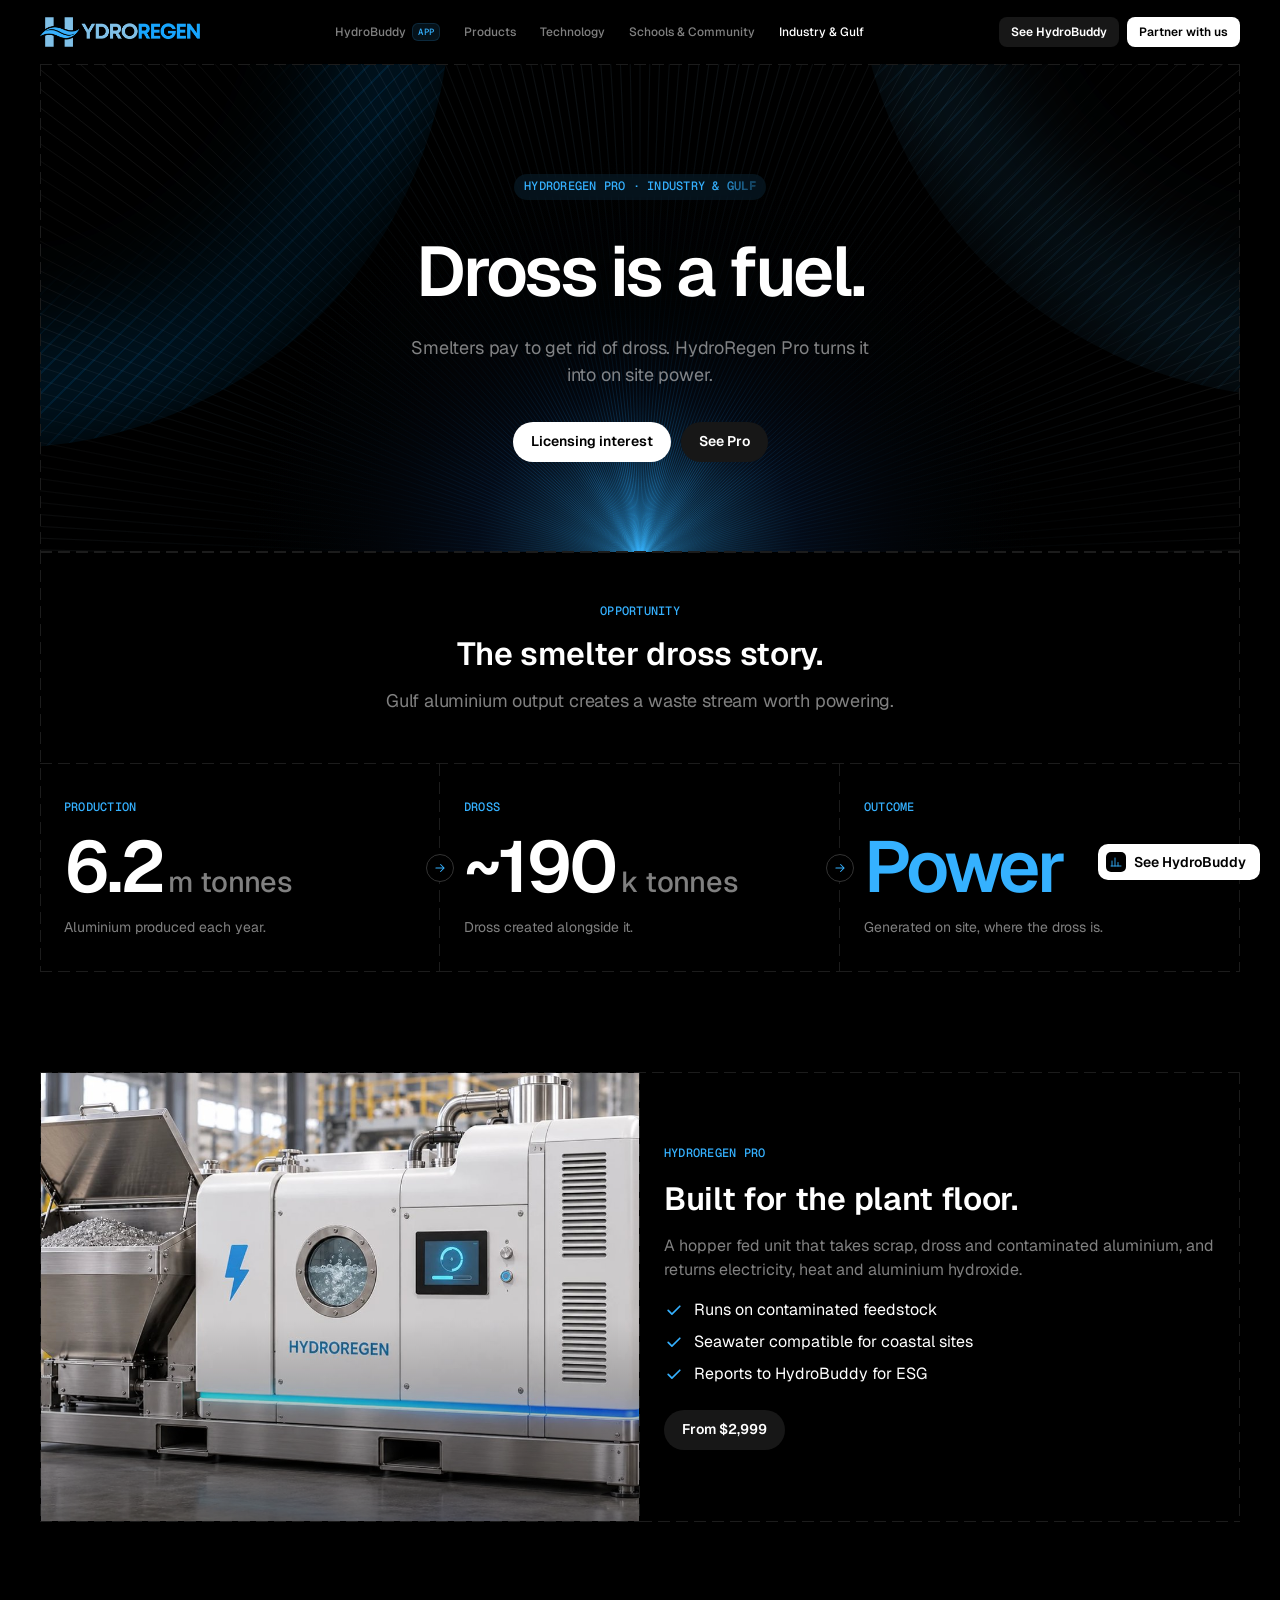
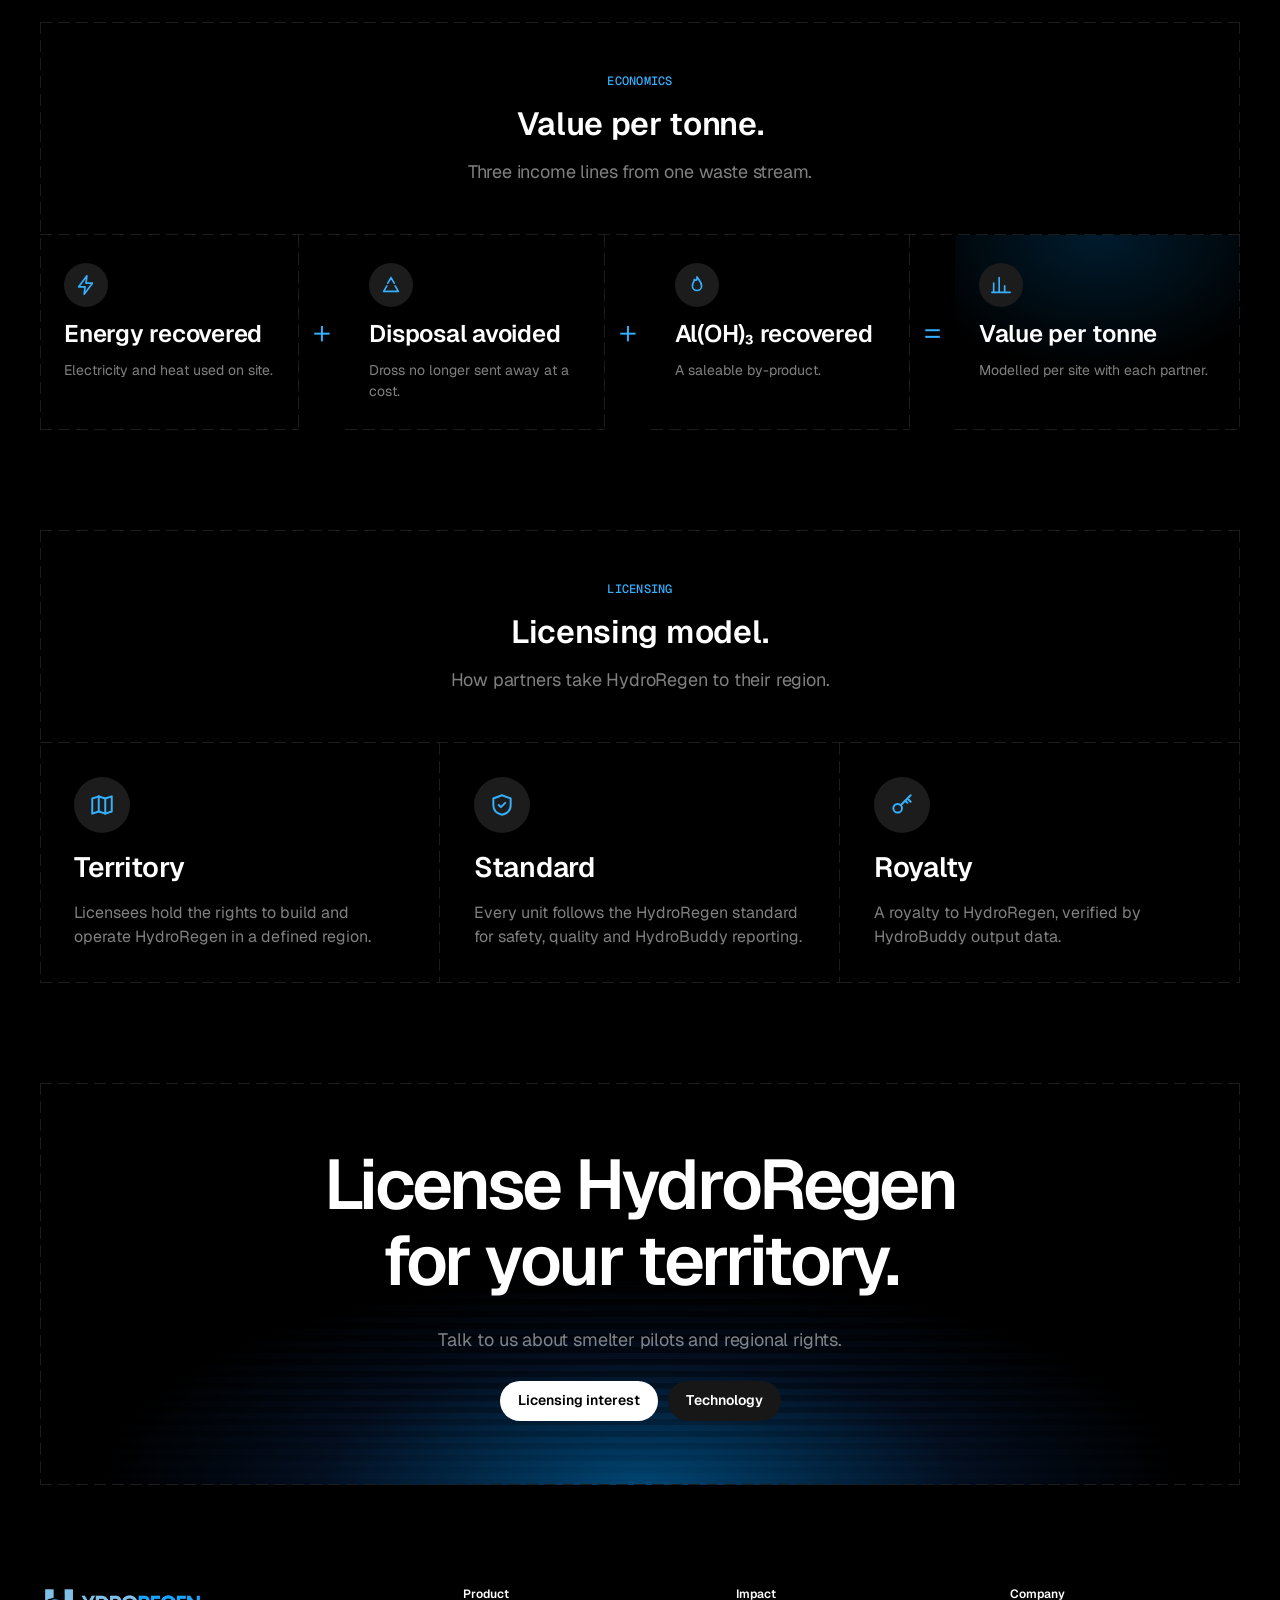
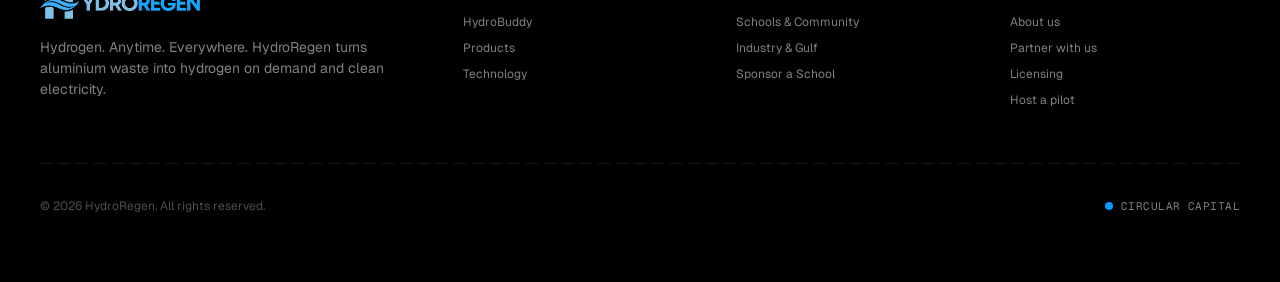
<file: industry.html>
<!doctype html>
<html lang="en" class="no-js">
<head>
<meta charset="utf-8">
<meta name="viewport" content="width=device-width, initial-scale=1, viewport-fit=cover">
<title>Industry & Gulf · HydroRegen</title>
<meta name="description" content="HydroRegen Pro turns smelter dross into on site power. 6.2m tonnes of aluminium, ~190k tonnes of dross. Licensing by territory, standard and royalty.">
<meta name="theme-color" content="#000000">
<meta property="og:type" content="website">
<meta property="og:title" content="Industry & Gulf · HydroRegen">
<meta property="og:description" content="HydroRegen Pro turns smelter dross into on site power. 6.2m tonnes of aluminium, ~190k tonnes of dross. Licensing by territory, standard and royalty.">
<meta property="og:image" content="assets/img/hydroregen-unit.jpg">
<meta name="twitter:card" content="summary_large_image">
<link rel="icon" type="image/png" href="assets/img/favicon.png">
<link rel="apple-touch-icon" href="assets/img/apple-touch-icon.png">
<link rel="preconnect" href="https://fonts.googleapis.com">
<link rel="preconnect" href="https://fonts.gstatic.com" crossorigin>
<link href="https://fonts.googleapis.com/css2?family=Geist:wght@400;500;600;700&family=Geist+Mono:wght@500;700&display=swap" rel="stylesheet">
<link rel="stylesheet" href="assets/css/style.css">
</head>
<body>
<a class="sr-only" href="#main">Skip to content</a>
<header class="nav">
  <div class="nav-inner">
    <a class="logo-chip" href="index.html" aria-label="HydroRegen home"><img src="assets/img/logo.png" alt="HydroRegen" width="599" height="112"></a>
    <ul class="nav-links"><li><a href="hydrobuddy.html">HydroBuddy<span class="tagger">APP</span></a></li><li><a href="products.html">Products</a></li><li><a href="technology.html">Technology</a></li><li><a href="schools.html">Schools &amp; Community</a></li><li><a href="industry.html" aria-current="page">Industry &amp; Gulf</a></li></ul>
    <div class="nav-cta">
      <a class="btn btn-secondary" data-roll href="hydrobuddy.html">See HydroBuddy</a>
      <a class="btn btn-primary" data-roll href="partner.html">Partner with us</a>
    </div>
    <button class="menu-btn" aria-label="Open menu" aria-expanded="false" aria-controls="mobile-menu"><span></span></button>
  </div>
</header>
<nav class="mobile-menu" id="mobile-menu" aria-label="Mobile">
  <ul><li><a class="mlink" href="index.html">Home</a></li><li><a class="mlink" href="hydrobuddy.html">HydroBuddy<span class="tagger">APP</span></a></li><li><a class="mlink" href="products.html">Products</a></li><li><a class="mlink" href="technology.html">Technology</a></li><li><a class="mlink" href="schools.html">Schools &amp; Community</a></li><li><a class="mlink" href="industry.html" aria-current="page">Industry &amp; Gulf</a></li><li><a class="mlink" href="partner.html">Partner with us</a></li></ul>
  <div class="row">
    <a class="btn btn-secondary" data-roll href="hydrobuddy.html">See HydroBuddy</a>
    <a class="btn btn-primary" data-roll href="partner.html">Partner with us</a>
  </div>
</nav>
<main id="main">

<section class="hero">
  <div class="wrap frame hero-frame">
    <div class="hero-bg" aria-hidden="true">
      <canvas data-fan></canvas>
      <div class="glow a"></div><div class="glow b"></div>
      <div class="vignette"></div><div class="grain"></div>
    </div>
    <div class="cell hero-block short">
      <span class="badge no-icon"><span class="t mono">HydroRegen Pro · Industry &amp; Gulf</span></span>
      <div class="hero-text reveal in">
        <h1 class="h1">Dross is a fuel.</h1>
        <p class="lead">Smelters pay to get rid of dross. HydroRegen Pro turns it into on site power.</p>
      </div>
      <div class="row center reveal in d2"><a class="btn btn-primary" data-roll href="partner.html?track=licensing">Licensing interest</a><a class="btn btn-secondary" data-roll href="products.html#pro">See Pro</a></div>
    </div>
  </div>
</section>

<section class="section" style="padding-top:0">
  <div class="wrap frame">
    <div class="cell block head reveal"><span class="mono accent">Opportunity</span><h2 class="h2">The smelter dross story.</h2><p class="lead">Gulf aluminium output creates a waste stream worth powering.</p></div>
    <div class="flow">
      <div class="cell node reveal"><span class="mono accent">Production</span><div class="bignum"><span data-count="6.2">0</span><span class="u">m tonnes</span></div><p class="small">Aluminium produced each year.</p><span class="chev" aria-hidden="true"><svg viewBox="0 0 24 24" fill="none" stroke="currentColor" stroke-width="1.8" stroke-linecap="round" stroke-linejoin="round" aria-hidden="true"><path d="M5 12h14M13 6l6 6-6 6"/></svg></span></div>
      <div class="cell node reveal d1"><span class="mono accent">Dross</span><div class="bignum">~<span data-count="190">0</span><span class="u">k tonnes</span></div><p class="small">Dross created alongside it.</p><span class="chev" aria-hidden="true"><svg viewBox="0 0 24 24" fill="none" stroke="currentColor" stroke-width="1.8" stroke-linecap="round" stroke-linejoin="round" aria-hidden="true"><path d="M5 12h14M13 6l6 6-6 6"/></svg></span></div>
      <div class="cell node reveal d2"><span class="mono accent">Outcome</span><div class="bignum" style="color:var(--accent-2)">Power</div><p class="small">Generated on site, where the dross is.</p><span class="chev" aria-hidden="true"><svg viewBox="0 0 24 24" fill="none" stroke="currentColor" stroke-width="1.8" stroke-linecap="round" stroke-linejoin="round" aria-hidden="true"><path d="M5 12h14M13 6l6 6-6 6"/></svg></span></div>
    </div>
  </div>
</section>

<section class="section">
  <div class="wrap frame">
    <div class="split">
      <div class="cell media reveal"><img src="assets/img/hydroregen-pro.jpg" alt="HydroRegen Pro with feed hopper in an industrial plant" loading="lazy"></div>
      <div class="cell block-lg stack reveal d1" style="justify-content:center">
        <span class="mono accent">HydroRegen Pro</span>
        <h2 class="h2">Built for the plant floor.</h2>
        <p class="body">A hopper fed unit that takes scrap, dross and contaminated aluminium, and returns electricity, heat and aluminium hydroxide.</p>
        <ul class="checks"><li>Runs on contaminated feedstock</li><li>Seawater compatible for coastal sites</li><li>Reports to HydroBuddy for ESG</li></ul>
        <div class="row mt-8"><a class="btn btn-secondary" data-roll href="products.html#pro">From $2,999</a></div>
      </div>
    </div>
  </div>
</section>

<section class="section">
  <div class="wrap frame">
    <div class="cell block head reveal"><span class="mono accent">Economics</span><h2 class="h2">Value per tonne.</h2><p class="lead">Three income lines from one waste stream.</p></div>
    <div class="eq">
      <div class="cell term reveal"><span class="icon-wrap"><svg viewBox="0 0 24 24" fill="none" stroke="currentColor" stroke-width="1.8" stroke-linecap="round" stroke-linejoin="round" aria-hidden="true"><path d="M13 2L4 14h7l-1 8 9-12h-7z"/></svg></span><h3 class="h4">Energy recovered</h3><p class="small">Electricity and heat used on site.</p></div>
      <div class="op" aria-hidden="true">+</div>
      <div class="cell term reveal d1"><span class="icon-wrap"><svg viewBox="0 0 24 24" fill="none" stroke="currentColor" stroke-width="1.8" stroke-linecap="round" stroke-linejoin="round" aria-hidden="true"><path d="M7 19H4l3.5-6M17 19h3l-3.5-6M12 4l-2 3.5M12 4l2 3.5M8.5 10L12 4l3.5 6M8 19h8"/></svg></span><h3 class="h4">Disposal avoided</h3><p class="small">Dross no longer sent away at a cost.</p></div>
      <div class="op" aria-hidden="true">+</div>
      <div class="cell term reveal d2"><span class="icon-wrap"><svg viewBox="0 0 24 24" fill="none" stroke="currentColor" stroke-width="1.8" stroke-linecap="round" stroke-linejoin="round" aria-hidden="true"><path d="M12 3c1 3 5 5 5 10a5 5 0 0 1-10 0c0-3 2-4 2-7 1.5 1 3 2 3-3z"/></svg></span><h3 class="h4">Al(OH)₃ recovered</h3><p class="small">A saleable by-product.</p></div>
      <div class="op" aria-hidden="true">=</div>
      <div class="cell term total reveal d3"><span class="icon-wrap"><svg viewBox="0 0 24 24" fill="none" stroke="currentColor" stroke-width="1.8" stroke-linecap="round" stroke-linejoin="round" aria-hidden="true"><path d="M4 20V10M10 20V4M16 20v-7M22 20H2"/></svg></span><h3 class="h4">Value per tonne</h3><p class="small">Modelled per site with each partner.</p></div>
    </div>
  </div>
</section>

<section class="section">
  <div class="wrap frame">
    <div class="cell block head reveal"><span class="mono accent">Licensing</span><h2 class="h2">Licensing model.</h2><p class="lead">How partners take HydroRegen to their region.</p></div>
    <div class="grid g3">
      <div class="cell pad stack card-hover reveal"><i class="corner tl"></i><i class="corner tr"></i><i class="corner bl"></i><i class="corner br"></i><span class="icon-wrap lg"><svg viewBox="0 0 24 24" fill="none" stroke="currentColor" stroke-width="1.8" stroke-linecap="round" stroke-linejoin="round" aria-hidden="true"><path d="M9 4L3 6v14l6-2 6 2 6-2V4l-6 2z"/><path d="M9 4v14M15 6v14"/></svg></span><h3 class="h3">Territory</h3><p class="body">Licensees hold the rights to build and operate HydroRegen in a defined region.</p></div>
      <div class="cell pad stack card-hover reveal d1"><i class="corner tl"></i><i class="corner tr"></i><i class="corner bl"></i><i class="corner br"></i><span class="icon-wrap lg"><svg viewBox="0 0 24 24" fill="none" stroke="currentColor" stroke-width="1.8" stroke-linecap="round" stroke-linejoin="round" aria-hidden="true"><path d="M12 3l8 3v6c0 5-3.5 8-8 9-4.5-1-8-4-8-9V6z"/><path d="M9 12l2 2 4-4"/></svg></span><h3 class="h3">Standard</h3><p class="body">Every unit follows the HydroRegen standard for safety, quality and HydroBuddy reporting.</p></div>
      <div class="cell pad stack card-hover reveal d2"><i class="corner tl"></i><i class="corner tr"></i><i class="corner bl"></i><i class="corner br"></i><span class="icon-wrap lg"><svg viewBox="0 0 24 24" fill="none" stroke="currentColor" stroke-width="1.8" stroke-linecap="round" stroke-linejoin="round" aria-hidden="true"><circle cx="8" cy="15" r="4"/><path d="M11 12l9-9M17 6l3 3M15 8l2 2"/></svg></span><h3 class="h3">Royalty</h3><p class="body">A royalty to HydroRegen, verified by HydroBuddy output data.</p></div>
    </div>
  </div>
</section>

<section class="section">
  <div class="wrap frame">
    <div class="cell cta">
      <div class="cta-bg" aria-hidden="true"></div>
      <div class="cta-inner reveal">
        <h2 class="h1" style="max-width:760px">License HydroRegen for your territory.</h2>
        <p class="lead">Talk to us about smelter pilots and regional rights.</p>
        <div class="row center"><a class="btn btn-primary" data-roll href="partner.html?track=licensing">Licensing interest</a><a class="btn btn-secondary" data-roll href="technology.html">Technology</a></div>
      </div>
    </div>
  </div>
</section>

</main>
<footer class="footer">
  <div class="wrap">
    <div class="footer-top">
      <div class="stack" style="gap:14px">
        <a class="logo-chip" href="index.html" aria-label="HydroRegen home" style="align-self:flex-start"><img src="assets/img/logo.png" alt="HydroRegen" width="599" height="112"></a>
        <p class="small maxw-sm">Hydrogen. Anytime. Everywhere. HydroRegen turns aluminium waste into hydrogen on demand and clean electricity.</p>
      </div>
      <div class="footer-cols">
        <div><h5>Product</h5><ul>
          <li><a href="hydrobuddy.html">HydroBuddy</a></li>
          <li><a href="products.html">Products</a></li>
          <li><a href="technology.html">Technology</a></li>
        </ul></div>
        <div><h5>Impact</h5><ul>
          <li><a href="schools.html">Schools &amp; Community</a></li>
          <li><a href="industry.html">Industry &amp; Gulf</a></li>
          <li><a href="schools.html#sponsor">Sponsor a School</a></li>
        </ul></div>
        <div><h5>Company</h5><ul>
          <li><a href="index.html#team">About us</a></li>
          <li><a href="partner.html">Partner with us</a></li>
          <li><a href="partner.html?track=licensing">Licensing</a></li>
          <li><a href="partner.html?track=pilot">Host a pilot</a></li>
        </ul></div>
      </div>
    </div>
    <div class="footer-bottom">
      <span>© <span data-year>2026</span> HydroRegen. All rights reserved.</span>
      <span class="cc"><i></i>Circular Capital</span>
    </div>
  </div>
</footer>
<a class="float-cta" href="hydrobuddy.html"><span class="ic"><svg viewBox="0 0 24 24" fill="none" stroke="currentColor" stroke-width="1.8" stroke-linecap="round" stroke-linejoin="round" aria-hidden="true"><path d="M4 20V10M10 20V4M16 20v-7M22 20H2"/></svg></span>See HydroBuddy</a>
<script src="assets/js/main.js" defer></script>
</body>
</html>
</file>
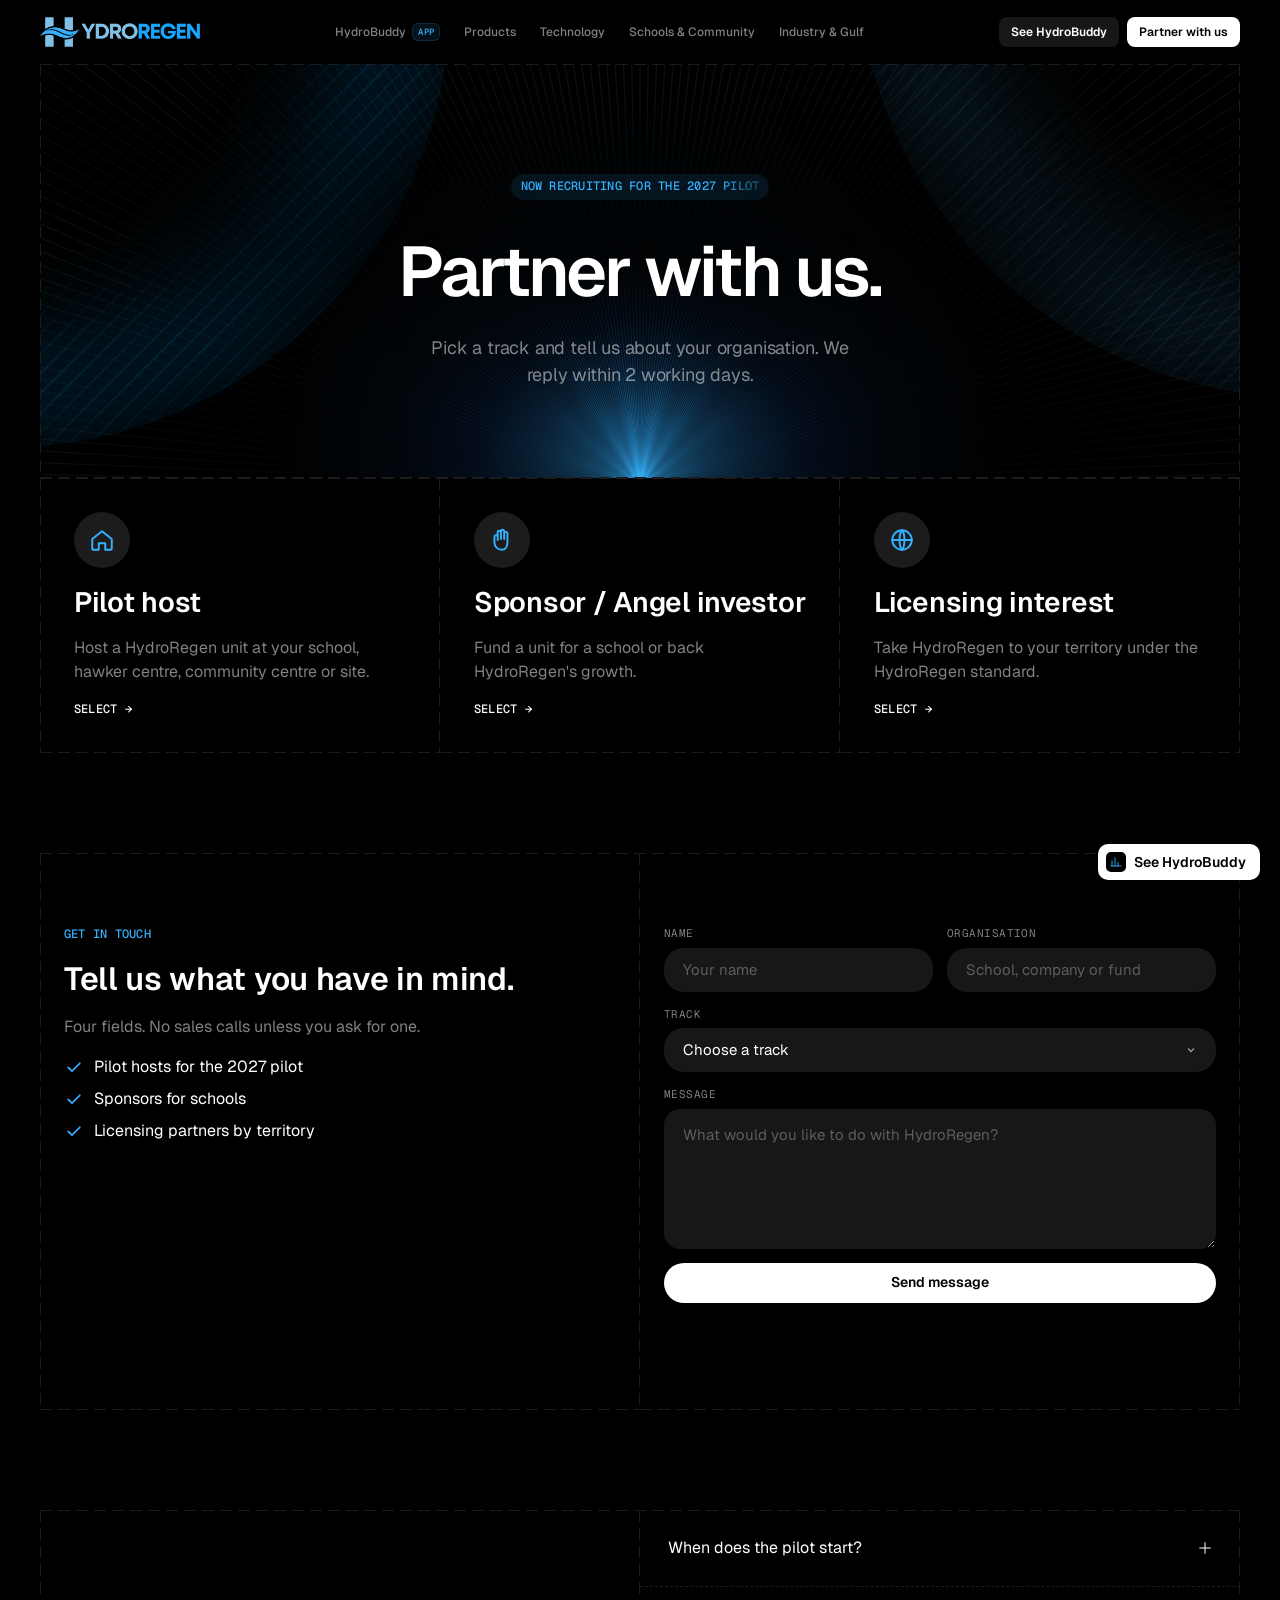
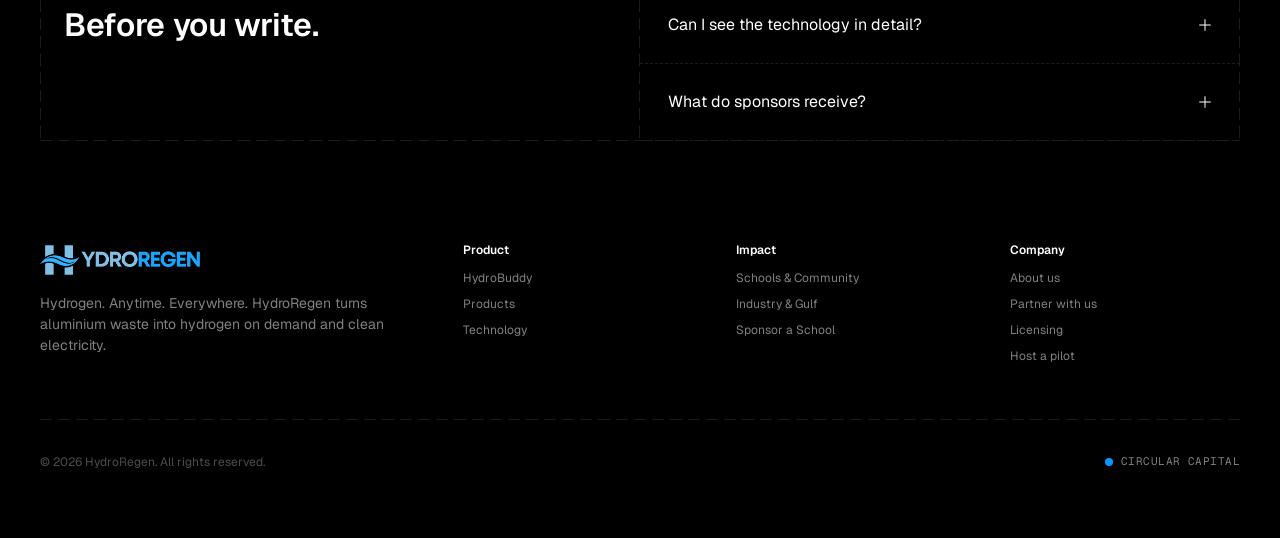
<file: partner.html>
<!doctype html>
<html lang="en" class="no-js">
<head>
<meta charset="utf-8">
<meta name="viewport" content="width=device-width, initial-scale=1, viewport-fit=cover">
<title>Partner with us · HydroRegen</title>
<meta name="description" content="Become a HydroRegen pilot host, sponsor, angel investor or licensing partner.">
<meta name="theme-color" content="#000000">
<meta property="og:type" content="website">
<meta property="og:title" content="Partner with us · HydroRegen">
<meta property="og:description" content="Become a HydroRegen pilot host, sponsor, angel investor or licensing partner.">
<meta property="og:image" content="assets/img/hydroregen-unit.jpg">
<meta name="twitter:card" content="summary_large_image">
<link rel="icon" type="image/png" href="assets/img/favicon.png">
<link rel="apple-touch-icon" href="assets/img/apple-touch-icon.png">
<link rel="preconnect" href="https://fonts.googleapis.com">
<link rel="preconnect" href="https://fonts.gstatic.com" crossorigin>
<link href="https://fonts.googleapis.com/css2?family=Geist:wght@400;500;600;700&family=Geist+Mono:wght@500;700&display=swap" rel="stylesheet">
<link rel="stylesheet" href="assets/css/style.css">
</head>
<body>
<a class="sr-only" href="#main">Skip to content</a>
<header class="nav">
  <div class="nav-inner">
    <a class="logo-chip" href="index.html" aria-label="HydroRegen home"><img src="assets/img/logo.png" alt="HydroRegen" width="599" height="112"></a>
    <ul class="nav-links"><li><a href="hydrobuddy.html">HydroBuddy<span class="tagger">APP</span></a></li><li><a href="products.html">Products</a></li><li><a href="technology.html">Technology</a></li><li><a href="schools.html">Schools &amp; Community</a></li><li><a href="industry.html">Industry &amp; Gulf</a></li></ul>
    <div class="nav-cta">
      <a class="btn btn-secondary" data-roll href="hydrobuddy.html">See HydroBuddy</a>
      <a class="btn btn-primary" data-roll href="partner.html">Partner with us</a>
    </div>
    <button class="menu-btn" aria-label="Open menu" aria-expanded="false" aria-controls="mobile-menu"><span></span></button>
  </div>
</header>
<nav class="mobile-menu" id="mobile-menu" aria-label="Mobile">
  <ul><li><a class="mlink" href="index.html">Home</a></li><li><a class="mlink" href="hydrobuddy.html">HydroBuddy<span class="tagger">APP</span></a></li><li><a class="mlink" href="products.html">Products</a></li><li><a class="mlink" href="technology.html">Technology</a></li><li><a class="mlink" href="schools.html">Schools &amp; Community</a></li><li><a class="mlink" href="industry.html">Industry &amp; Gulf</a></li><li><a class="mlink" href="partner.html" aria-current="page">Partner with us</a></li></ul>
  <div class="row">
    <a class="btn btn-secondary" data-roll href="hydrobuddy.html">See HydroBuddy</a>
    <a class="btn btn-primary" data-roll href="partner.html">Partner with us</a>
  </div>
</nav>
<main id="main">

<section class="hero">
  <div class="wrap frame hero-frame">
    <div class="hero-bg" aria-hidden="true">
      <canvas data-fan></canvas>
      <div class="glow a"></div><div class="glow b"></div>
      <div class="vignette"></div><div class="grain"></div>
    </div>
    <div class="cell hero-block short">
      <span class="badge no-icon"><span class="t mono">Now recruiting for the 2027 pilot</span></span>
      <div class="hero-text reveal in">
        <h1 class="h1">Partner with us.</h1>
        <p class="lead">Pick a track and tell us about your organisation. We reply within 2 working days.</p>
      </div>
    </div>
  </div>
</section>

<section class="section" style="padding-top:0">
  <div class="wrap frame">
    <div class="grid g3">
      <button type="button" class="cell pad stack card-hover track reveal " data-track="pilot" aria-pressed="false"><i class="corner tl"></i><i class="corner tr"></i><i class="corner bl"></i><i class="corner br"></i><span class="icon-wrap lg"><svg viewBox="0 0 24 24" fill="none" stroke="currentColor" stroke-width="1.8" stroke-linecap="round" stroke-linejoin="round" aria-hidden="true"><path d="M3 11l9-7 9 7v9a1 1 0 0 1-1 1h-5v-6h-6v6H4a1 1 0 0 1-1-1z"/></svg></span><span class="h3">Pilot host</span><span class="body">Host a HydroRegen unit at your school, hawker centre, community centre or site.</span><span class="mono sel">Select →</span></button>
      <button type="button" class="cell pad stack card-hover track reveal d1" data-track="sponsor" aria-pressed="false"><i class="corner tl"></i><i class="corner tr"></i><i class="corner bl"></i><i class="corner br"></i><span class="icon-wrap lg"><svg viewBox="0 0 24 24" fill="none" stroke="currentColor" stroke-width="1.8" stroke-linecap="round" stroke-linejoin="round" aria-hidden="true"><path d="M12 21c-4 0-7-3-7-7V9a1.5 1.5 0 0 1 3 0v3M8 12V5a1.5 1.5 0 0 1 3 0v6M11 11V4a1.5 1.5 0 0 1 3 0v7M14 11V6a1.5 1.5 0 0 1 3 0v8c0 4-2 7-5 7"/></svg></span><span class="h3">Sponsor / Angel investor</span><span class="body">Fund a unit for a school or back HydroRegen's growth.</span><span class="mono sel">Select →</span></button>
      <button type="button" class="cell pad stack card-hover track reveal d2" data-track="licensing" aria-pressed="false"><i class="corner tl"></i><i class="corner tr"></i><i class="corner bl"></i><i class="corner br"></i><span class="icon-wrap lg"><svg viewBox="0 0 24 24" fill="none" stroke="currentColor" stroke-width="1.8" stroke-linecap="round" stroke-linejoin="round" aria-hidden="true"><circle cx="12" cy="12" r="9"/><path d="M3 12h18M12 3c3 3.5 3 14.5 0 18M12 3c-3 3.5-3 14.5 0 18"/></svg></span><span class="h3">Licensing interest</span><span class="body">Take HydroRegen to your territory under the HydroRegen standard.</span><span class="mono sel">Select →</span></button>
    </div>
  </div>
</section>

<section class="section">
  <div class="wrap frame">
    <div class="split">
      <div class="cell block-lg stack reveal">
        <span class="mono accent">Get in touch</span>
        <h2 class="h2">Tell us what you have in mind.</h2>
        <p class="body">Four fields. No sales calls unless you ask for one.</p>
        <ul class="checks"><li>Pilot hosts for the 2027 pilot</li><li>Sponsors for schools</li><li>Licensing partners by territory</li></ul>
      </div>
      <div class="cell block-lg reveal d1">
        <form class="form" id="partner-form" novalidate>
          <div class="two">
            <div class="field"><label for="name">Name</label><input class="input" id="name" name="name" autocomplete="name" placeholder="Your name" required></div>
            <div class="field"><label for="organisation">Organisation</label><input class="input" id="organisation" name="organisation" autocomplete="organization" placeholder="School, company or fund" required></div>
          </div>
          <div class="field"><label for="track">Track</label>
            <select class="input select" id="track" name="track" required>
              <option value="" disabled selected>Choose a track</option>
              <option value="pilot">Pilot host</option>
              <option value="sponsor">Sponsor / Angel investor</option>
              <option value="licensing">Licensing interest</option>
            </select>
          </div>
          <div class="field"><label for="message">Message</label><textarea class="textarea" id="message" name="message" placeholder="What would you like to do with HydroRegen?" required></textarea></div>
          <input type="text" name="_gotcha" tabindex="-1" autocomplete="off" style="display:none" aria-hidden="true">
          <button class="btn btn-primary btn-block" data-roll type="submit">Send message</button>
          <p class="form-status" role="status" aria-live="polite"></p>
        </form>
      </div>
    </div>
  </div>
</section>

<section class="section">
  <div class="wrap frame">
    <div class="split">
      <div class="cell block stack reveal" style="justify-content:center"><h2 class="h2">Before you write.</h2></div>
      <div class="cell reveal d1">
        <div class="faq-item"><button aria-expanded="false"><span>When does the pilot start?</span><span class="plus" aria-hidden="true"></span></button><div class="ans"><div><p>The HydroRegen pilot, with HydroBuddy, is planned for 2027. Pilot hosts join before then.</p></div></div></div><div class="faq-item"><button aria-expanded="false"><span>Can I see the technology in detail?</span><span class="plus" aria-hidden="true"></span></button><div class="ans"><div><p>Yes, under NDA. Our public pages describe what HydroRegen does, not how, while our patent filing is planned.</p></div></div></div><div class="faq-item"><button aria-expanded="false"><span>What do sponsors receive?</span><span class="plus" aria-hidden="true"></span></button><div class="ans"><div><p>A HydroBuddy impact report covering aluminium diverted, electricity generated, CO₂ avoided and cans processed.</p></div></div></div>
      </div>
    </div>
  </div>
</section>

</main>
<footer class="footer">
  <div class="wrap">
    <div class="footer-top">
      <div class="stack" style="gap:14px">
        <a class="logo-chip" href="index.html" aria-label="HydroRegen home" style="align-self:flex-start"><img src="assets/img/logo.png" alt="HydroRegen" width="599" height="112"></a>
        <p class="small maxw-sm">Hydrogen. Anytime. Everywhere. HydroRegen turns aluminium waste into hydrogen on demand and clean electricity.</p>
      </div>
      <div class="footer-cols">
        <div><h5>Product</h5><ul>
          <li><a href="hydrobuddy.html">HydroBuddy</a></li>
          <li><a href="products.html">Products</a></li>
          <li><a href="technology.html">Technology</a></li>
        </ul></div>
        <div><h5>Impact</h5><ul>
          <li><a href="schools.html">Schools &amp; Community</a></li>
          <li><a href="industry.html">Industry &amp; Gulf</a></li>
          <li><a href="schools.html#sponsor">Sponsor a School</a></li>
        </ul></div>
        <div><h5>Company</h5><ul>
          <li><a href="index.html#team">About us</a></li>
          <li><a href="partner.html">Partner with us</a></li>
          <li><a href="partner.html?track=licensing">Licensing</a></li>
          <li><a href="partner.html?track=pilot">Host a pilot</a></li>
        </ul></div>
      </div>
    </div>
    <div class="footer-bottom">
      <span>© <span data-year>2026</span> HydroRegen. All rights reserved.</span>
      <span class="cc"><i></i>Circular Capital</span>
    </div>
  </div>
</footer>
<a class="float-cta" href="hydrobuddy.html"><span class="ic"><svg viewBox="0 0 24 24" fill="none" stroke="currentColor" stroke-width="1.8" stroke-linecap="round" stroke-linejoin="round" aria-hidden="true"><path d="M4 20V10M10 20V4M16 20v-7M22 20H2"/></svg></span>See HydroBuddy</a>
<script src="assets/js/main.js" defer></script>
</body>
</html>
</file>
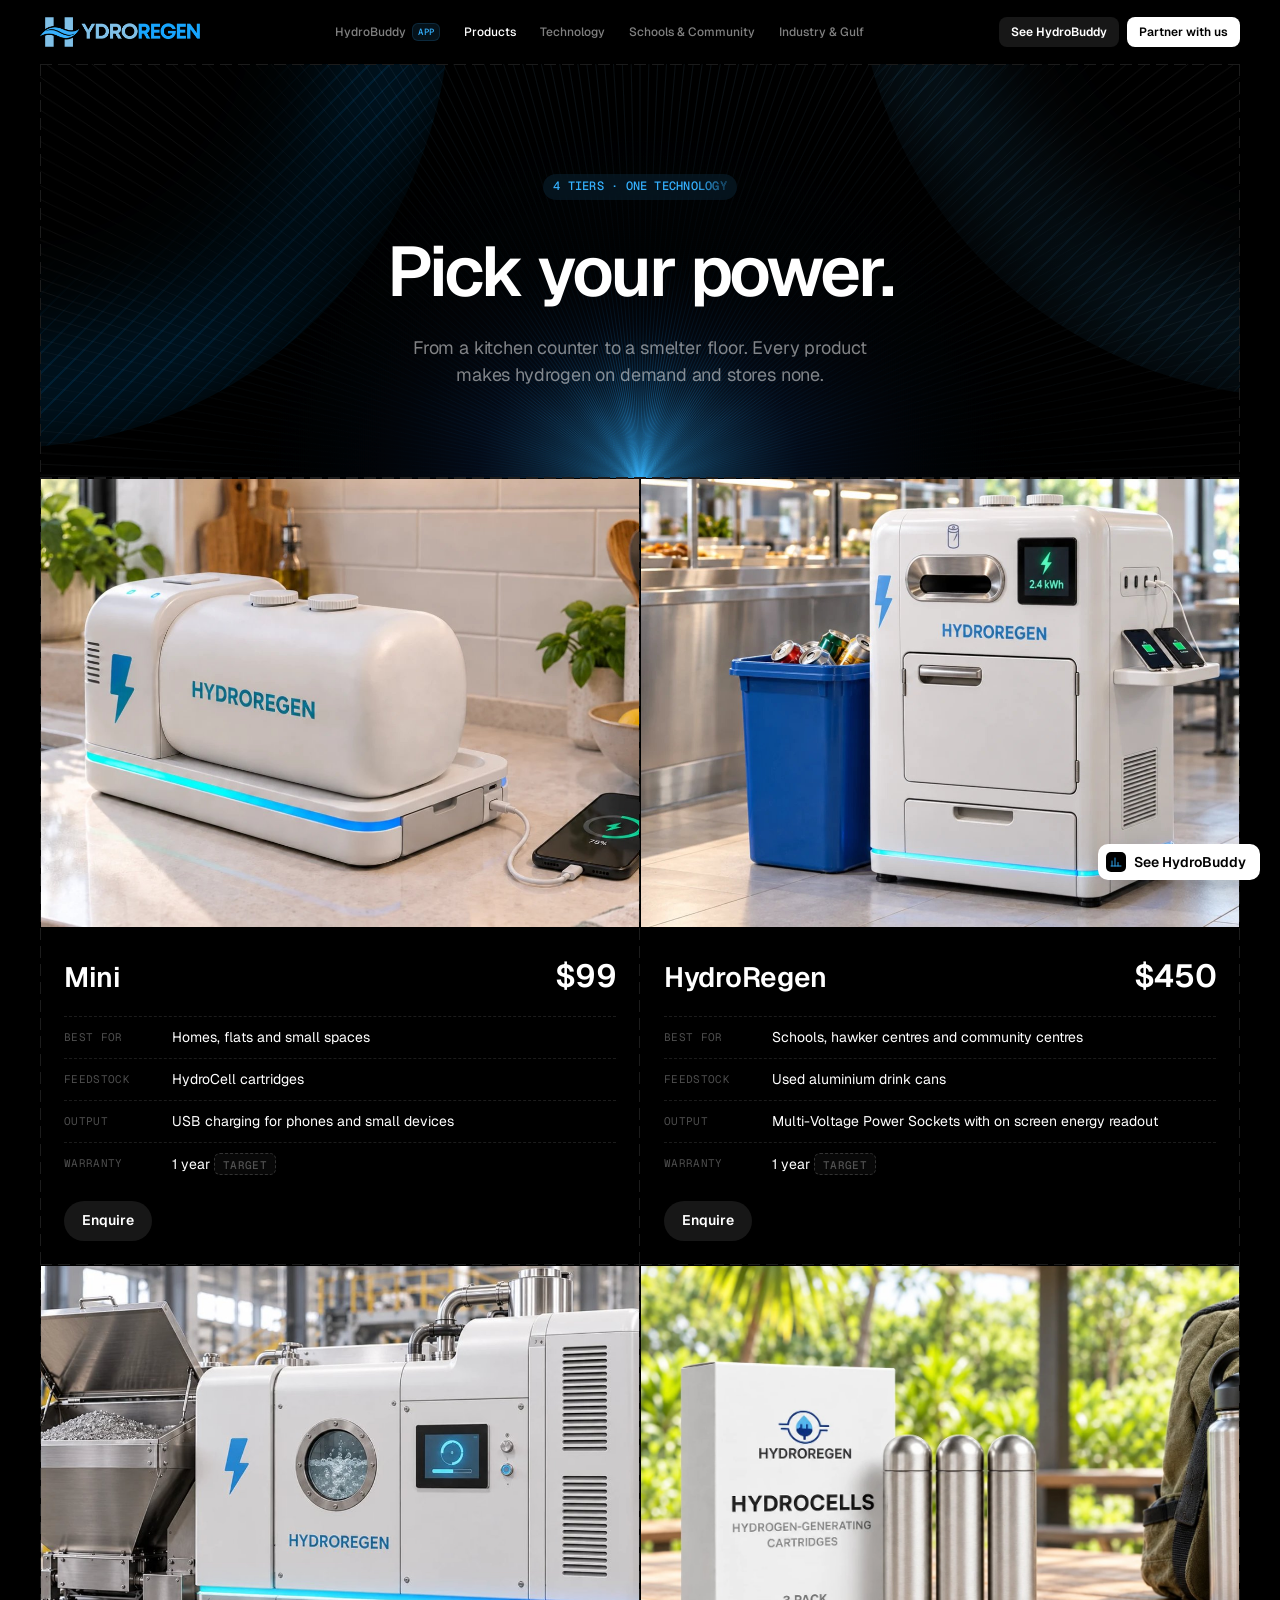
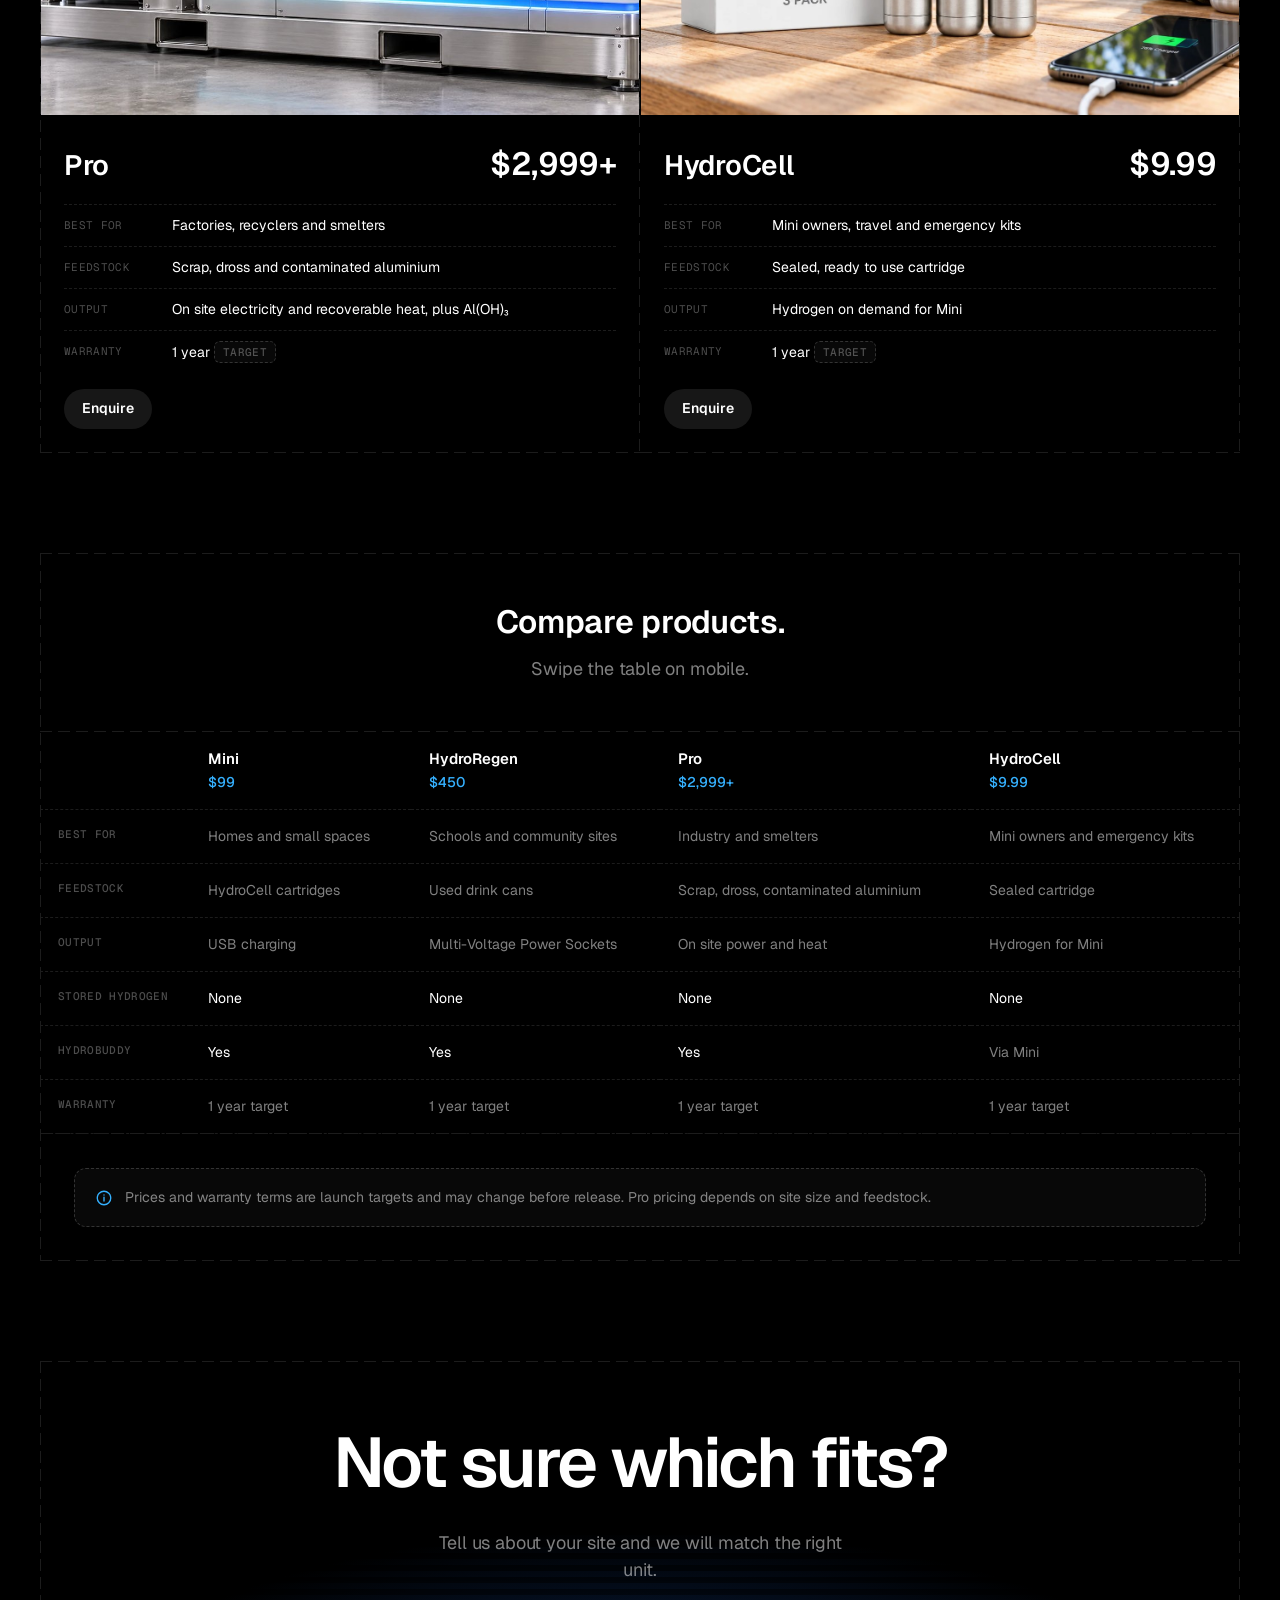
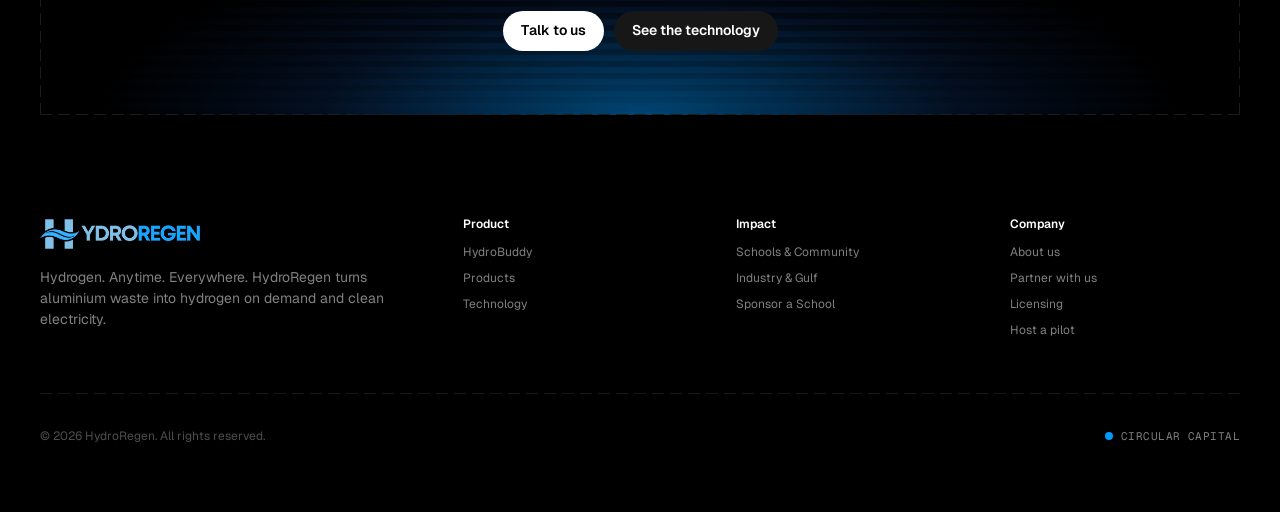
<file: products.html>
<!doctype html>
<html lang="en" class="no-js">
<head>
<meta charset="utf-8">
<meta name="viewport" content="width=device-width, initial-scale=1, viewport-fit=cover">
<title>Products · HydroRegen</title>
<meta name="description" content="Mini $99, HydroRegen $450, Pro $2,999+ and HydroCell $9.99. Compare HydroRegen products by use, feedstock and output.">
<meta name="theme-color" content="#000000">
<meta property="og:type" content="website">
<meta property="og:title" content="Products · HydroRegen">
<meta property="og:description" content="Mini $99, HydroRegen $450, Pro $2,999+ and HydroCell $9.99. Compare HydroRegen products by use, feedstock and output.">
<meta property="og:image" content="assets/img/hydroregen-unit.jpg">
<meta name="twitter:card" content="summary_large_image">
<link rel="icon" type="image/png" href="assets/img/favicon.png">
<link rel="apple-touch-icon" href="assets/img/apple-touch-icon.png">
<link rel="preconnect" href="https://fonts.googleapis.com">
<link rel="preconnect" href="https://fonts.gstatic.com" crossorigin>
<link href="https://fonts.googleapis.com/css2?family=Geist:wght@400;500;600;700&family=Geist+Mono:wght@500;700&display=swap" rel="stylesheet">
<link rel="stylesheet" href="assets/css/style.css">
</head>
<body>
<a class="sr-only" href="#main">Skip to content</a>
<header class="nav">
  <div class="nav-inner">
    <a class="logo-chip" href="index.html" aria-label="HydroRegen home"><img src="assets/img/logo.png" alt="HydroRegen" width="599" height="112"></a>
    <ul class="nav-links"><li><a href="hydrobuddy.html">HydroBuddy<span class="tagger">APP</span></a></li><li><a href="products.html" aria-current="page">Products</a></li><li><a href="technology.html">Technology</a></li><li><a href="schools.html">Schools &amp; Community</a></li><li><a href="industry.html">Industry &amp; Gulf</a></li></ul>
    <div class="nav-cta">
      <a class="btn btn-secondary" data-roll href="hydrobuddy.html">See HydroBuddy</a>
      <a class="btn btn-primary" data-roll href="partner.html">Partner with us</a>
    </div>
    <button class="menu-btn" aria-label="Open menu" aria-expanded="false" aria-controls="mobile-menu"><span></span></button>
  </div>
</header>
<nav class="mobile-menu" id="mobile-menu" aria-label="Mobile">
  <ul><li><a class="mlink" href="index.html">Home</a></li><li><a class="mlink" href="hydrobuddy.html">HydroBuddy<span class="tagger">APP</span></a></li><li><a class="mlink" href="products.html" aria-current="page">Products</a></li><li><a class="mlink" href="technology.html">Technology</a></li><li><a class="mlink" href="schools.html">Schools &amp; Community</a></li><li><a class="mlink" href="industry.html">Industry &amp; Gulf</a></li><li><a class="mlink" href="partner.html">Partner with us</a></li></ul>
  <div class="row">
    <a class="btn btn-secondary" data-roll href="hydrobuddy.html">See HydroBuddy</a>
    <a class="btn btn-primary" data-roll href="partner.html">Partner with us</a>
  </div>
</nav>
<main id="main">

<section class="hero">
  <div class="wrap frame hero-frame">
    <div class="hero-bg" aria-hidden="true">
      <canvas data-fan></canvas>
      <div class="glow a"></div><div class="glow b"></div>
      <div class="vignette"></div><div class="grain"></div>
    </div>
    <div class="cell hero-block short">
      <span class="badge no-icon"><span class="t mono">4 tiers · One technology</span></span>
      <div class="hero-text reveal in">
        <h1 class="h1">Pick your power.</h1>
        <p class="lead">From a kitchen counter to a smelter floor. Every product makes hydrogen on demand and stores none.</p>
      </div>
    </div>
  </div>
</section>

<section class="section" style="padding-top:0">
  <div class="wrap frame">
    <div class="grid g2">
      <article class="cell product reveal " id="mini">
  <div class="ph"><img src="assets/img/hydroregen-mini.jpg" alt="HydroRegen Mini on a kitchen counter charging a phone" loading="lazy"></div>
  <div class="info">
    <div class="row" style="justify-content:space-between;align-items:baseline"><h2 class="h3">Mini</h2><span class="price">$99</span></div>
    <ul class="spec">
      <li><span>Best for</span><span>Homes, flats and small spaces</span></li>
      <li><span>Feedstock</span><span>HydroCell cartridges</span></li>
      <li><span>Output</span><span>USB charging for phones and small devices</span></li>
      <li><span>Warranty</span><span>1 year <span class="label">Target</span></span></li>
    </ul>
    <div class="row" style="margin-top:auto"><a class="btn btn-secondary" data-roll href="partner.html?track=pilot">Enquire</a></div>
  </div>
</article>
      <article class="cell product reveal d1" id="hydroregen">
  <div class="ph"><img src="assets/img/hydroregen-unit.jpg" alt="HydroRegen unit in a food court beside a can bin" loading="lazy"></div>
  <div class="info">
    <div class="row" style="justify-content:space-between;align-items:baseline"><h2 class="h3">HydroRegen</h2><span class="price">$450</span></div>
    <ul class="spec">
      <li><span>Best for</span><span>Schools, hawker centres and community centres</span></li>
      <li><span>Feedstock</span><span>Used aluminium drink cans</span></li>
      <li><span>Output</span><span>Multi-Voltage Power Sockets with on screen energy readout</span></li>
      <li><span>Warranty</span><span>1 year <span class="label">Target</span></span></li>
    </ul>
    <div class="row" style="margin-top:auto"><a class="btn btn-secondary" data-roll href="partner.html?track=pilot">Enquire</a></div>
  </div>
</article>
      <article class="cell product reveal " id="pro">
  <div class="ph"><img src="assets/img/hydroregen-pro.jpg" alt="HydroRegen Pro with hopper in an industrial plant" loading="lazy"></div>
  <div class="info">
    <div class="row" style="justify-content:space-between;align-items:baseline"><h2 class="h3">Pro</h2><span class="price">$2,999+</span></div>
    <ul class="spec">
      <li><span>Best for</span><span>Factories, recyclers and smelters</span></li>
      <li><span>Feedstock</span><span>Scrap, dross and contaminated aluminium</span></li>
      <li><span>Output</span><span>On site electricity and recoverable heat, plus Al(OH)₃</span></li>
      <li><span>Warranty</span><span>1 year <span class="label">Target</span></span></li>
    </ul>
    <div class="row" style="margin-top:auto"><a class="btn btn-secondary" data-roll href="partner.html?track=pilot">Enquire</a></div>
  </div>
</article>
      <article class="cell product reveal d1" id="hydrocell">
  <div class="ph"><img src="assets/img/hydrocell.jpg" alt="HydroCells hydrogen generating cartridges, 3 pack" loading="lazy"></div>
  <div class="info">
    <div class="row" style="justify-content:space-between;align-items:baseline"><h2 class="h3">HydroCell</h2><span class="price">$9.99</span></div>
    <ul class="spec">
      <li><span>Best for</span><span>Mini owners, travel and emergency kits</span></li>
      <li><span>Feedstock</span><span>Sealed, ready to use cartridge</span></li>
      <li><span>Output</span><span>Hydrogen on demand for Mini</span></li>
      <li><span>Warranty</span><span>1 year <span class="label">Target</span></span></li>
    </ul>
    <div class="row" style="margin-top:auto"><a class="btn btn-secondary" data-roll href="partner.html?track=pilot">Enquire</a></div>
  </div>
</article>
    </div>
  </div>
</section>

<section class="section">
  <div class="wrap frame">
    <div class="cell block head reveal"><h2 class="h2">Compare products.</h2><p class="lead">Swipe the table on mobile.</p></div>
    <div class="cell table-wrap reveal">
      <table class="compare">
        <thead><tr><th scope="col"><span class="sr-only">Spec</span></th><th scope="col">Mini<small>$99</small></th><th scope="col">HydroRegen<small>$450</small></th><th scope="col">Pro<small>$2,999+</small></th><th scope="col">HydroCell<small>$9.99</small></th></tr></thead>
        <tbody>
          <tr><th scope="row">Best for</th><td>Homes and small spaces</td><td>Schools and community sites</td><td>Industry and smelters</td><td>Mini owners and emergency kits</td></tr>
          <tr><th scope="row">Feedstock</th><td>HydroCell cartridges</td><td>Used drink cans</td><td>Scrap, dross, contaminated aluminium</td><td>Sealed cartridge</td></tr>
          <tr><th scope="row">Output</th><td>USB charging</td><td>Multi-Voltage Power Sockets</td><td>On site power and heat</td><td>Hydrogen for Mini</td></tr>
          <tr><th scope="row">Stored hydrogen</th><td class="yes">None</td><td class="yes">None</td><td class="yes">None</td><td class="yes">None</td></tr>
          <tr><th scope="row">HydroBuddy</th><td class="yes">Yes</td><td class="yes">Yes</td><td class="yes">Yes</td><td>Via Mini</td></tr>
          <tr><th scope="row">Warranty</th><td>1 year target</td><td>1 year target</td><td>1 year target</td><td>1 year target</td></tr>
        </tbody>
      </table>
    </div>
    <div class="cell pad reveal"><div class="note"><svg viewBox="0 0 24 24" fill="none" stroke="currentColor" stroke-width="1.8" stroke-linecap="round" stroke-linejoin="round" aria-hidden="true"><circle cx="12" cy="12" r="9"/><path d="M12 11v5M12 8h.01"/></svg><span>Prices and warranty terms are launch targets and may change before release. Pro pricing depends on site size and feedstock.</span></div></div>
  </div>
</section>

<section class="section">
  <div class="wrap frame">
    <div class="cell cta">
      <div class="cta-bg" aria-hidden="true"></div>
      <div class="cta-inner reveal">
        <h2 class="h1" style="max-width:760px">Not sure which fits?</h2>
        <p class="lead">Tell us about your site and we will match the right unit.</p>
        <div class="row center"><a class="btn btn-primary" data-roll href="partner.html">Talk to us</a><a class="btn btn-secondary" data-roll href="technology.html">See the technology</a></div>
      </div>
    </div>
  </div>
</section>

</main>
<footer class="footer">
  <div class="wrap">
    <div class="footer-top">
      <div class="stack" style="gap:14px">
        <a class="logo-chip" href="index.html" aria-label="HydroRegen home" style="align-self:flex-start"><img src="assets/img/logo.png" alt="HydroRegen" width="599" height="112"></a>
        <p class="small maxw-sm">Hydrogen. Anytime. Everywhere. HydroRegen turns aluminium waste into hydrogen on demand and clean electricity.</p>
      </div>
      <div class="footer-cols">
        <div><h5>Product</h5><ul>
          <li><a href="hydrobuddy.html">HydroBuddy</a></li>
          <li><a href="products.html">Products</a></li>
          <li><a href="technology.html">Technology</a></li>
        </ul></div>
        <div><h5>Impact</h5><ul>
          <li><a href="schools.html">Schools &amp; Community</a></li>
          <li><a href="industry.html">Industry &amp; Gulf</a></li>
          <li><a href="schools.html#sponsor">Sponsor a School</a></li>
        </ul></div>
        <div><h5>Company</h5><ul>
          <li><a href="index.html#team">About us</a></li>
          <li><a href="partner.html">Partner with us</a></li>
          <li><a href="partner.html?track=licensing">Licensing</a></li>
          <li><a href="partner.html?track=pilot">Host a pilot</a></li>
        </ul></div>
      </div>
    </div>
    <div class="footer-bottom">
      <span>© <span data-year>2026</span> HydroRegen. All rights reserved.</span>
      <span class="cc"><i></i>Circular Capital</span>
    </div>
  </div>
</footer>
<a class="float-cta" href="hydrobuddy.html"><span class="ic"><svg viewBox="0 0 24 24" fill="none" stroke="currentColor" stroke-width="1.8" stroke-linecap="round" stroke-linejoin="round" aria-hidden="true"><path d="M4 20V10M10 20V4M16 20v-7M22 20H2"/></svg></span>See HydroBuddy</a>
<script src="assets/js/main.js" defer></script>
</body>
</html>
</file>
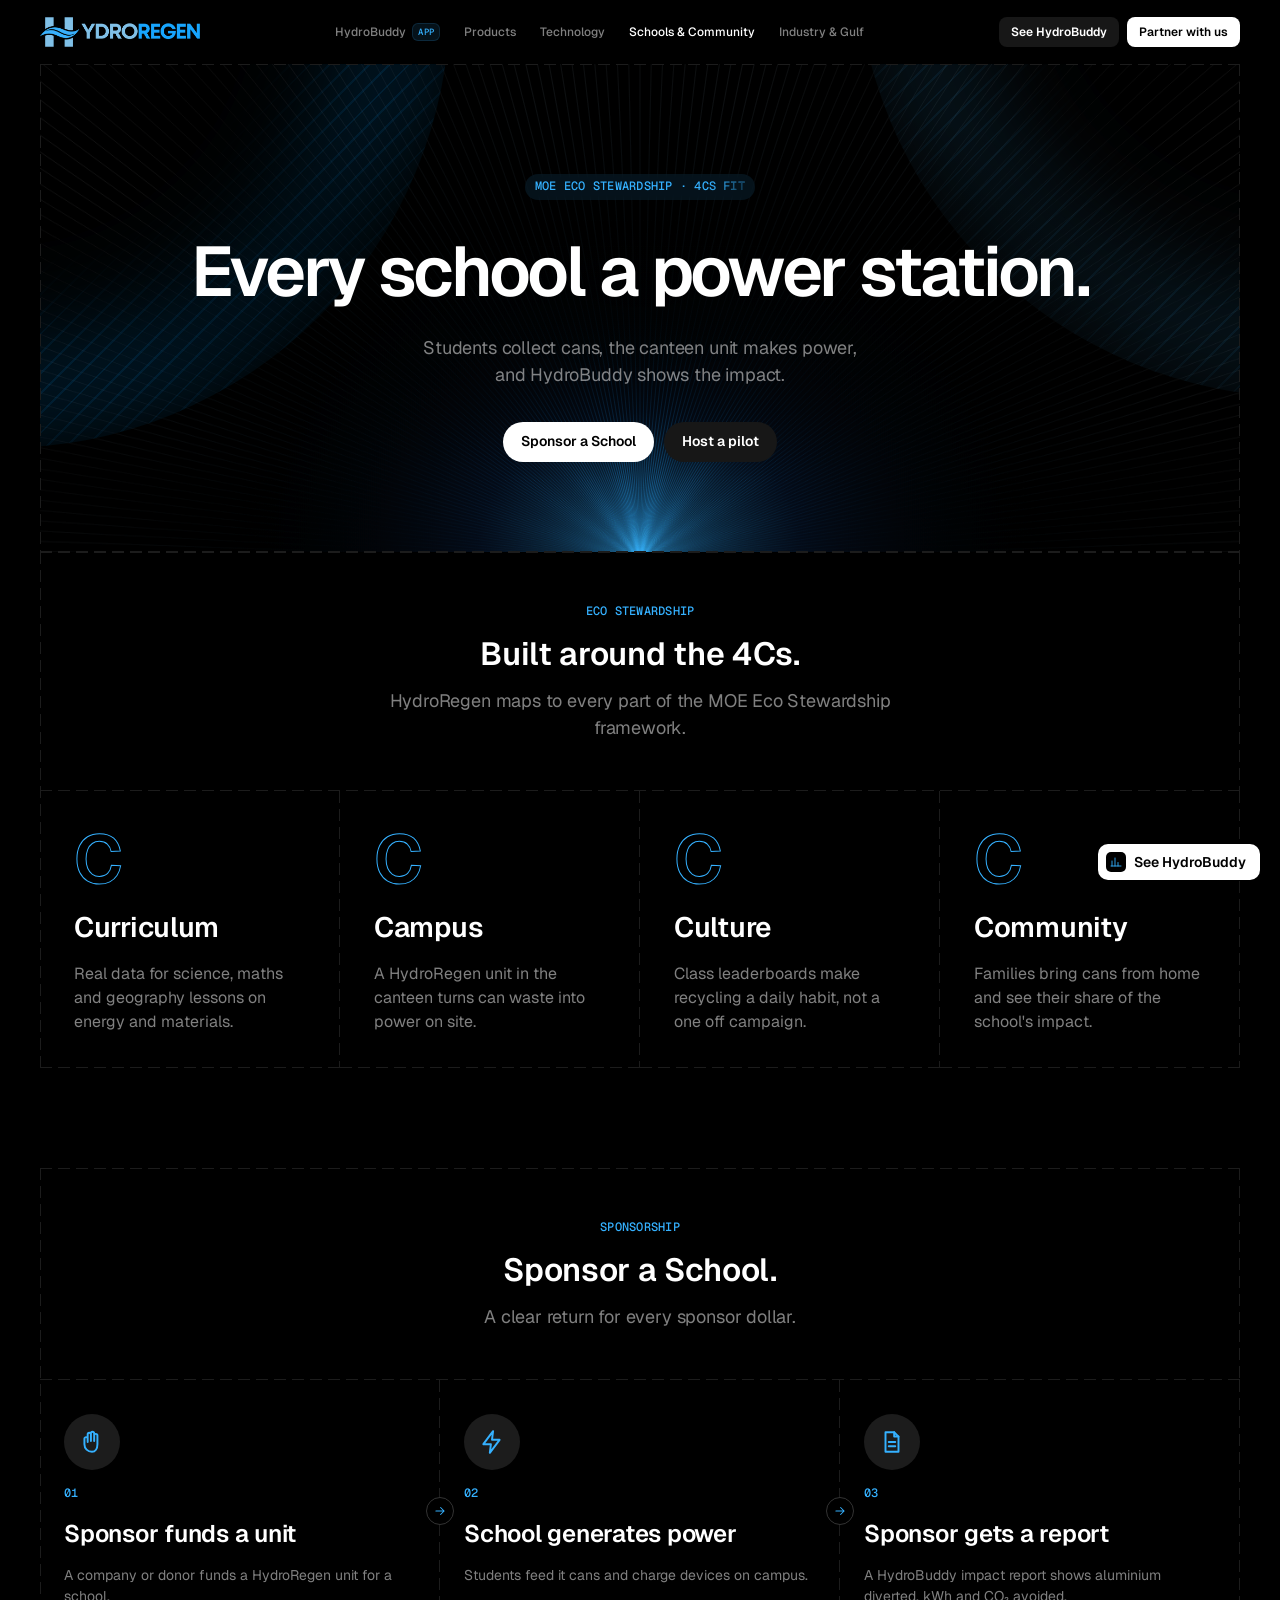
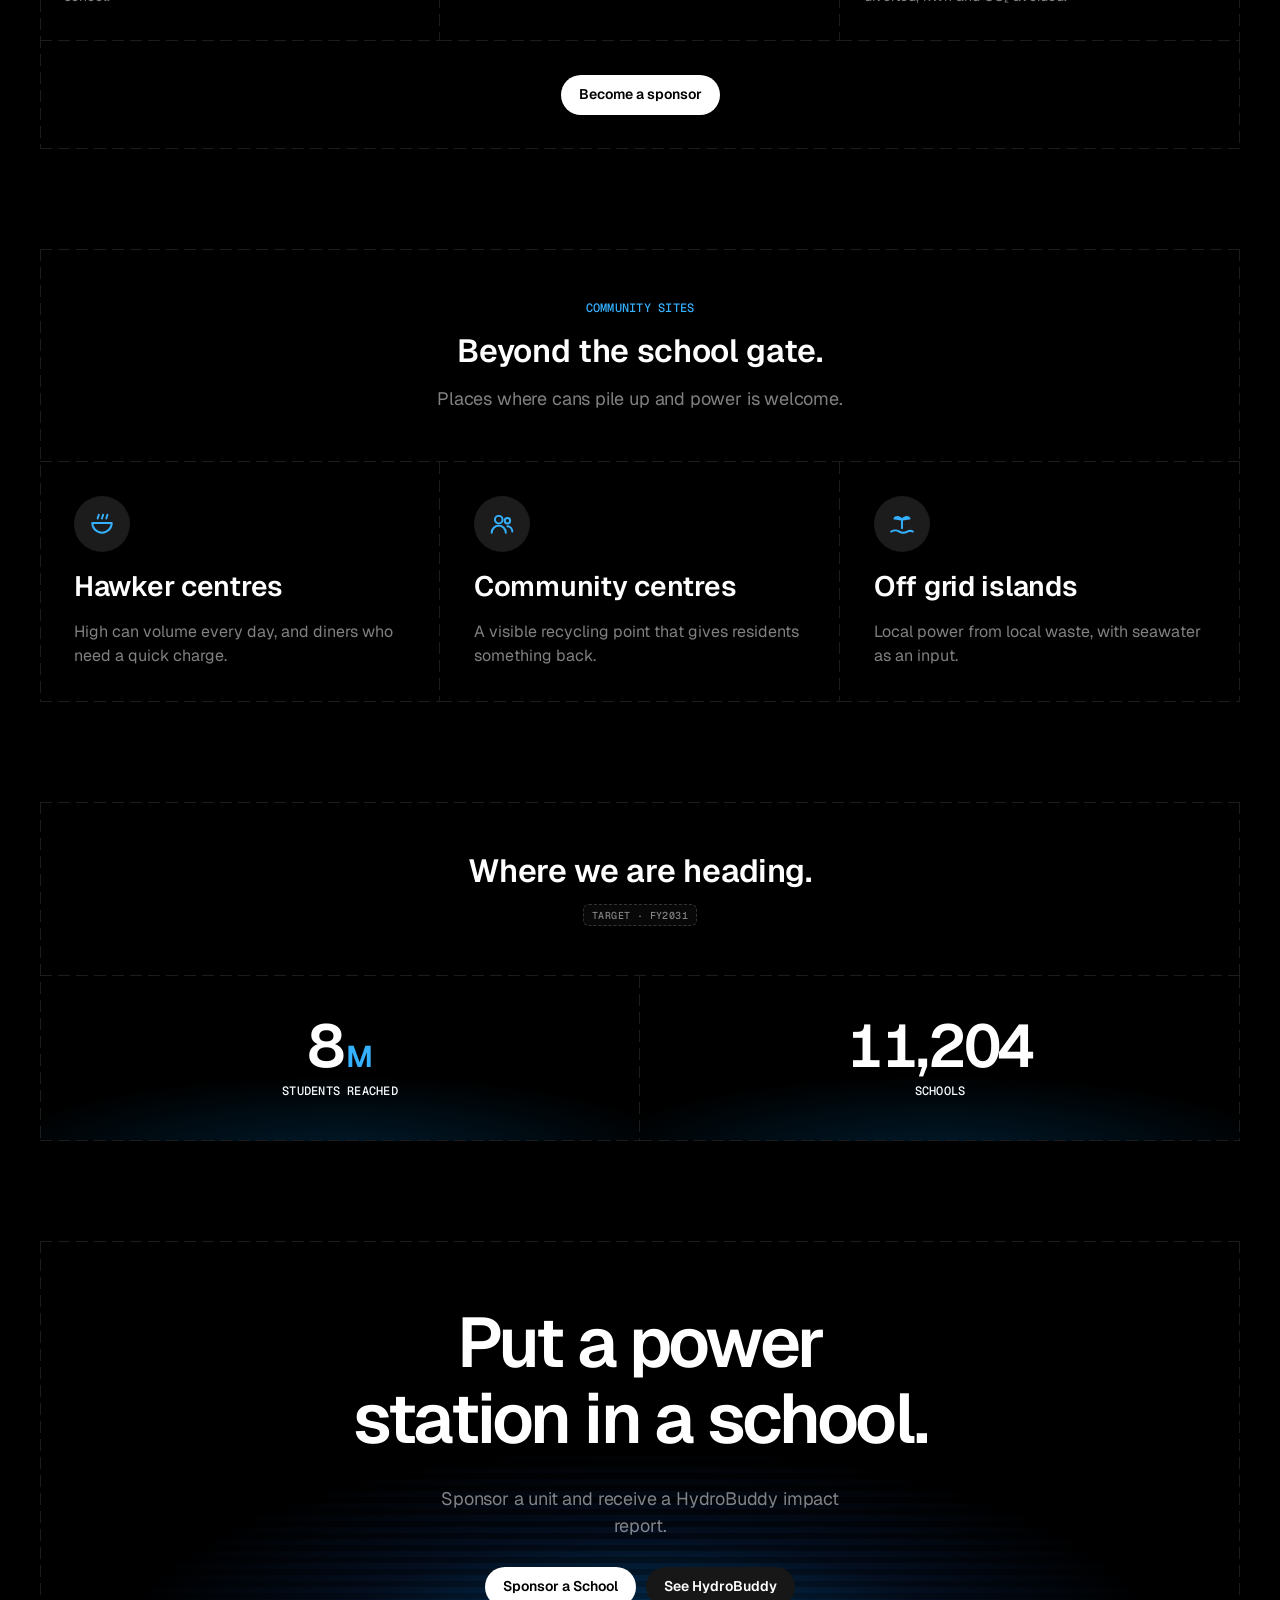
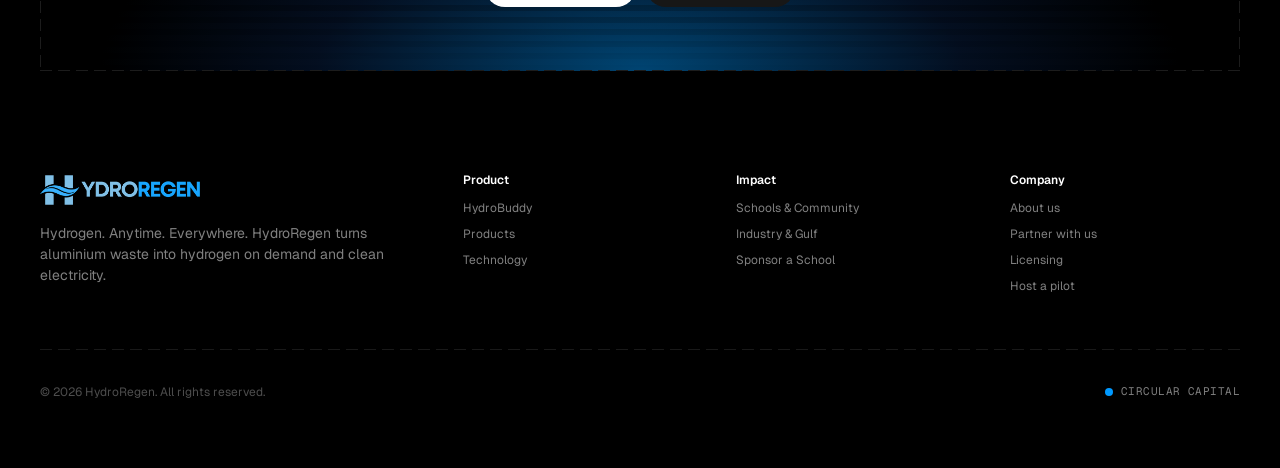
<file: schools.html>
<!doctype html>
<html lang="en" class="no-js">
<head>
<meta charset="utf-8">
<meta name="viewport" content="width=device-width, initial-scale=1, viewport-fit=cover">
<title>Schools & Community · HydroRegen</title>
<meta name="description" content="HydroRegen fits the MOE Eco Stewardship 4Cs. Sponsor a School, power hawker centres and community centres. Target 9M students and 12,000 schools by FY2031.">
<meta name="theme-color" content="#000000">
<meta property="og:type" content="website">
<meta property="og:title" content="Schools & Community · HydroRegen">
<meta property="og:description" content="HydroRegen fits the MOE Eco Stewardship 4Cs. Sponsor a School, power hawker centres and community centres. Target 9M students and 12,000 schools by FY2031.">
<meta property="og:image" content="assets/img/hydroregen-unit.jpg">
<meta name="twitter:card" content="summary_large_image">
<link rel="icon" type="image/png" href="assets/img/favicon.png">
<link rel="apple-touch-icon" href="assets/img/apple-touch-icon.png">
<link rel="preconnect" href="https://fonts.googleapis.com">
<link rel="preconnect" href="https://fonts.gstatic.com" crossorigin>
<link href="https://fonts.googleapis.com/css2?family=Geist:wght@400;500;600;700&family=Geist+Mono:wght@500;700&display=swap" rel="stylesheet">
<link rel="stylesheet" href="assets/css/style.css">
</head>
<body>
<a class="sr-only" href="#main">Skip to content</a>
<header class="nav">
  <div class="nav-inner">
    <a class="logo-chip" href="index.html" aria-label="HydroRegen home"><img src="assets/img/logo.png" alt="HydroRegen" width="599" height="112"></a>
    <ul class="nav-links"><li><a href="hydrobuddy.html">HydroBuddy<span class="tagger">APP</span></a></li><li><a href="products.html">Products</a></li><li><a href="technology.html">Technology</a></li><li><a href="schools.html" aria-current="page">Schools &amp; Community</a></li><li><a href="industry.html">Industry &amp; Gulf</a></li></ul>
    <div class="nav-cta">
      <a class="btn btn-secondary" data-roll href="hydrobuddy.html">See HydroBuddy</a>
      <a class="btn btn-primary" data-roll href="partner.html">Partner with us</a>
    </div>
    <button class="menu-btn" aria-label="Open menu" aria-expanded="false" aria-controls="mobile-menu"><span></span></button>
  </div>
</header>
<nav class="mobile-menu" id="mobile-menu" aria-label="Mobile">
  <ul><li><a class="mlink" href="index.html">Home</a></li><li><a class="mlink" href="hydrobuddy.html">HydroBuddy<span class="tagger">APP</span></a></li><li><a class="mlink" href="products.html">Products</a></li><li><a class="mlink" href="technology.html">Technology</a></li><li><a class="mlink" href="schools.html" aria-current="page">Schools &amp; Community</a></li><li><a class="mlink" href="industry.html">Industry &amp; Gulf</a></li><li><a class="mlink" href="partner.html">Partner with us</a></li></ul>
  <div class="row">
    <a class="btn btn-secondary" data-roll href="hydrobuddy.html">See HydroBuddy</a>
    <a class="btn btn-primary" data-roll href="partner.html">Partner with us</a>
  </div>
</nav>
<main id="main">

<section class="hero">
  <div class="wrap frame hero-frame">
    <div class="hero-bg" aria-hidden="true">
      <canvas data-fan></canvas>
      <div class="glow a"></div><div class="glow b"></div>
      <div class="vignette"></div><div class="grain"></div>
    </div>
    <div class="cell hero-block short">
      <span class="badge no-icon"><span class="t mono">MOE Eco Stewardship · 4Cs fit</span></span>
      <div class="hero-text reveal in">
        <h1 class="h1">Every school a power station.</h1>
        <p class="lead">Students collect cans, the canteen unit makes power, and HydroBuddy shows the impact.</p>
      </div>
      <div class="row center reveal in d2"><a class="btn btn-primary" data-roll href="#sponsor">Sponsor a School</a><a class="btn btn-secondary" data-roll href="partner.html?track=pilot">Host a pilot</a></div>
    </div>
  </div>
</section>

<section class="section" style="padding-top:0">
  <div class="wrap frame">
    <div class="cell block head reveal"><span class="mono accent">Eco Stewardship</span><h2 class="h2">Built around the 4Cs.</h2><p class="lead">HydroRegen maps to every part of the MOE Eco Stewardship framework.</p></div>
    <div class="grid g4">
      <div class="cell pad stack card-hover reveal "><i class="corner tl"></i><i class="corner tr"></i><i class="corner bl"></i><i class="corner br"></i><span class="c-letter">C</span><h3 class="h3">Curriculum</h3><p class="body">Real data for science, maths and geography lessons on energy and materials.</p></div>
      <div class="cell pad stack card-hover reveal d1"><i class="corner tl"></i><i class="corner tr"></i><i class="corner bl"></i><i class="corner br"></i><span class="c-letter">C</span><h3 class="h3">Campus</h3><p class="body">A HydroRegen unit in the canteen turns can waste into power on site.</p></div>
      <div class="cell pad stack card-hover reveal d2"><i class="corner tl"></i><i class="corner tr"></i><i class="corner bl"></i><i class="corner br"></i><span class="c-letter">C</span><h3 class="h3">Culture</h3><p class="body">Class leaderboards make recycling a daily habit, not a one off campaign.</p></div>
      <div class="cell pad stack card-hover reveal d3"><i class="corner tl"></i><i class="corner tr"></i><i class="corner bl"></i><i class="corner br"></i><span class="c-letter">C</span><h3 class="h3">Community</h3><p class="body">Families bring cans from home and see their share of the school's impact.</p></div>
    </div>
  </div>
</section>

<section class="section" id="sponsor">
  <div class="wrap frame">
    <div class="cell block head reveal"><span class="mono accent">Sponsorship</span><h2 class="h2">Sponsor a School.</h2><p class="lead">A clear return for every sponsor dollar.</p></div>
    <div class="flow">
      <div class="cell node reveal"><span class="icon-wrap lg"><svg viewBox="0 0 24 24" fill="none" stroke="currentColor" stroke-width="1.8" stroke-linecap="round" stroke-linejoin="round" aria-hidden="true"><path d="M12 21c-4 0-7-3-7-7V9a1.5 1.5 0 0 1 3 0v3M8 12V5a1.5 1.5 0 0 1 3 0v6M11 11V4a1.5 1.5 0 0 1 3 0v7M14 11V6a1.5 1.5 0 0 1 3 0v8c0 4-2 7-5 7"/></svg></span><span class="mono accent">01</span><h3 class="h4">Sponsor funds a unit</h3><p class="small">A company or donor funds a HydroRegen unit for a school.</p><span class="chev" aria-hidden="true"><svg viewBox="0 0 24 24" fill="none" stroke="currentColor" stroke-width="1.8" stroke-linecap="round" stroke-linejoin="round" aria-hidden="true"><path d="M5 12h14M13 6l6 6-6 6"/></svg></span></div>
      <div class="cell node reveal d1"><span class="icon-wrap lg"><svg viewBox="0 0 24 24" fill="none" stroke="currentColor" stroke-width="1.8" stroke-linecap="round" stroke-linejoin="round" aria-hidden="true"><path d="M13 2L4 14h7l-1 8 9-12h-7z"/></svg></span><span class="mono accent">02</span><h3 class="h4">School generates power</h3><p class="small">Students feed it cans and charge devices on campus.</p><span class="chev" aria-hidden="true"><svg viewBox="0 0 24 24" fill="none" stroke="currentColor" stroke-width="1.8" stroke-linecap="round" stroke-linejoin="round" aria-hidden="true"><path d="M5 12h14M13 6l6 6-6 6"/></svg></span></div>
      <div class="cell node reveal d2"><span class="icon-wrap lg"><svg viewBox="0 0 24 24" fill="none" stroke="currentColor" stroke-width="1.8" stroke-linecap="round" stroke-linejoin="round" aria-hidden="true"><path d="M6 3h8l4 4v14H6z"/><path d="M14 3v4h4M9 12h6M9 16h6"/></svg></span><span class="mono accent">03</span><h3 class="h4">Sponsor gets a report</h3><p class="small">A HydroBuddy impact report shows aluminium diverted, kWh and CO₂ avoided.</p><span class="chev" aria-hidden="true"><svg viewBox="0 0 24 24" fill="none" stroke="currentColor" stroke-width="1.8" stroke-linecap="round" stroke-linejoin="round" aria-hidden="true"><path d="M5 12h14M13 6l6 6-6 6"/></svg></span></div>
    </div>
    <div class="cell pad reveal" style="display:flex;justify-content:center"><a class="btn btn-primary" data-roll href="partner.html?track=sponsor">Become a sponsor</a></div>
  </div>
</section>

<section class="section">
  <div class="wrap frame">
    <div class="cell block head reveal"><span class="mono accent">Community sites</span><h2 class="h2">Beyond the school gate.</h2><p class="lead">Places where cans pile up and power is welcome.</p></div>
    <div class="grid g3">
      <div class="cell pad stack card-hover reveal"><i class="corner tl"></i><i class="corner tr"></i><i class="corner bl"></i><i class="corner br"></i><span class="icon-wrap lg"><svg viewBox="0 0 24 24" fill="none" stroke="currentColor" stroke-width="1.8" stroke-linecap="round" stroke-linejoin="round" aria-hidden="true"><path d="M3 11h18a9 9 0 0 1-18 0zM8 7c0-1.5 1-2 1-3.5M12 7c0-1.5 1-2 1-3.5M16 7c0-1.5 1-2 1-3.5"/></svg></span><h3 class="h3">Hawker centres</h3><p class="body">High can volume every day, and diners who need a quick charge.</p></div>
      <div class="cell pad stack card-hover reveal d1"><i class="corner tl"></i><i class="corner tr"></i><i class="corner bl"></i><i class="corner br"></i><span class="icon-wrap lg"><svg viewBox="0 0 24 24" fill="none" stroke="currentColor" stroke-width="1.8" stroke-linecap="round" stroke-linejoin="round" aria-hidden="true"><circle cx="9" cy="8" r="3.5"/><path d="M2.5 20a6.5 6.5 0 0 1 13 0"/><circle cx="17" cy="9" r="2.5"/><path d="M17 14a5 5 0 0 1 4.5 5"/></svg></span><h3 class="h3">Community centres</h3><p class="body">A visible recycling point that gives residents something back.</p></div>
      <div class="cell pad stack card-hover reveal d2"><i class="corner tl"></i><i class="corner tr"></i><i class="corner bl"></i><i class="corner br"></i><span class="icon-wrap lg"><svg viewBox="0 0 24 24" fill="none" stroke="currentColor" stroke-width="1.8" stroke-linecap="round" stroke-linejoin="round" aria-hidden="true"><path d="M2 19c2.5-1.5 5-1.5 7.5 0s5 1.5 7.5 0 3.5-1 5 0"/><path d="M12 16V8M12 8c-2-3-6-3-7-1 2 0 4 .5 7 1zM12 8c2-3 6-3 7-1-2 0-4 .5-7 1z"/></svg></span><h3 class="h3">Off grid islands</h3><p class="body">Local power from local waste, with seawater as an input.</p></div>
    </div>
  </div>
</section>

<section class="section">
  <div class="wrap frame">
    <div class="cell block head reveal"><h2 class="h2">Where we are heading.</h2><span class="label">Target · FY2031</span></div>
    <div class="grid g2">
      <div class="cell stat reveal"><div class="v"><span data-count="9">0</span><small>M</small></div><p class="mono">Students reached</p></div>
      <div class="cell stat reveal d1"><div class="v"><span data-count="12000" data-comma>0</span></div><p class="mono">Schools</p></div>
    </div>
  </div>
</section>

<section class="section">
  <div class="wrap frame">
    <div class="cell cta">
      <div class="cta-bg" aria-hidden="true"></div>
      <div class="cta-inner reveal">
        <h2 class="h1" style="max-width:760px">Put a power station in a school.</h2>
        <p class="lead">Sponsor a unit and receive a HydroBuddy impact report.</p>
        <div class="row center"><a class="btn btn-primary" data-roll href="partner.html?track=sponsor">Sponsor a School</a><a class="btn btn-secondary" data-roll href="hydrobuddy.html">See HydroBuddy</a></div>
      </div>
    </div>
  </div>
</section>

</main>
<footer class="footer">
  <div class="wrap">
    <div class="footer-top">
      <div class="stack" style="gap:14px">
        <a class="logo-chip" href="index.html" aria-label="HydroRegen home" style="align-self:flex-start"><img src="assets/img/logo.png" alt="HydroRegen" width="599" height="112"></a>
        <p class="small maxw-sm">Hydrogen. Anytime. Everywhere. HydroRegen turns aluminium waste into hydrogen on demand and clean electricity.</p>
      </div>
      <div class="footer-cols">
        <div><h5>Product</h5><ul>
          <li><a href="hydrobuddy.html">HydroBuddy</a></li>
          <li><a href="products.html">Products</a></li>
          <li><a href="technology.html">Technology</a></li>
        </ul></div>
        <div><h5>Impact</h5><ul>
          <li><a href="schools.html">Schools &amp; Community</a></li>
          <li><a href="industry.html">Industry &amp; Gulf</a></li>
          <li><a href="schools.html#sponsor">Sponsor a School</a></li>
        </ul></div>
        <div><h5>Company</h5><ul>
          <li><a href="index.html#team">About us</a></li>
          <li><a href="partner.html">Partner with us</a></li>
          <li><a href="partner.html?track=licensing">Licensing</a></li>
          <li><a href="partner.html?track=pilot">Host a pilot</a></li>
        </ul></div>
      </div>
    </div>
    <div class="footer-bottom">
      <span>© <span data-year>2026</span> HydroRegen. All rights reserved.</span>
      <span class="cc"><i></i>Circular Capital</span>
    </div>
  </div>
</footer>
<a class="float-cta" href="hydrobuddy.html"><span class="ic"><svg viewBox="0 0 24 24" fill="none" stroke="currentColor" stroke-width="1.8" stroke-linecap="round" stroke-linejoin="round" aria-hidden="true"><path d="M4 20V10M10 20V4M16 20v-7M22 20H2"/></svg></span>See HydroBuddy</a>
<script src="assets/js/main.js" defer></script>
</body>
</html>
</file>
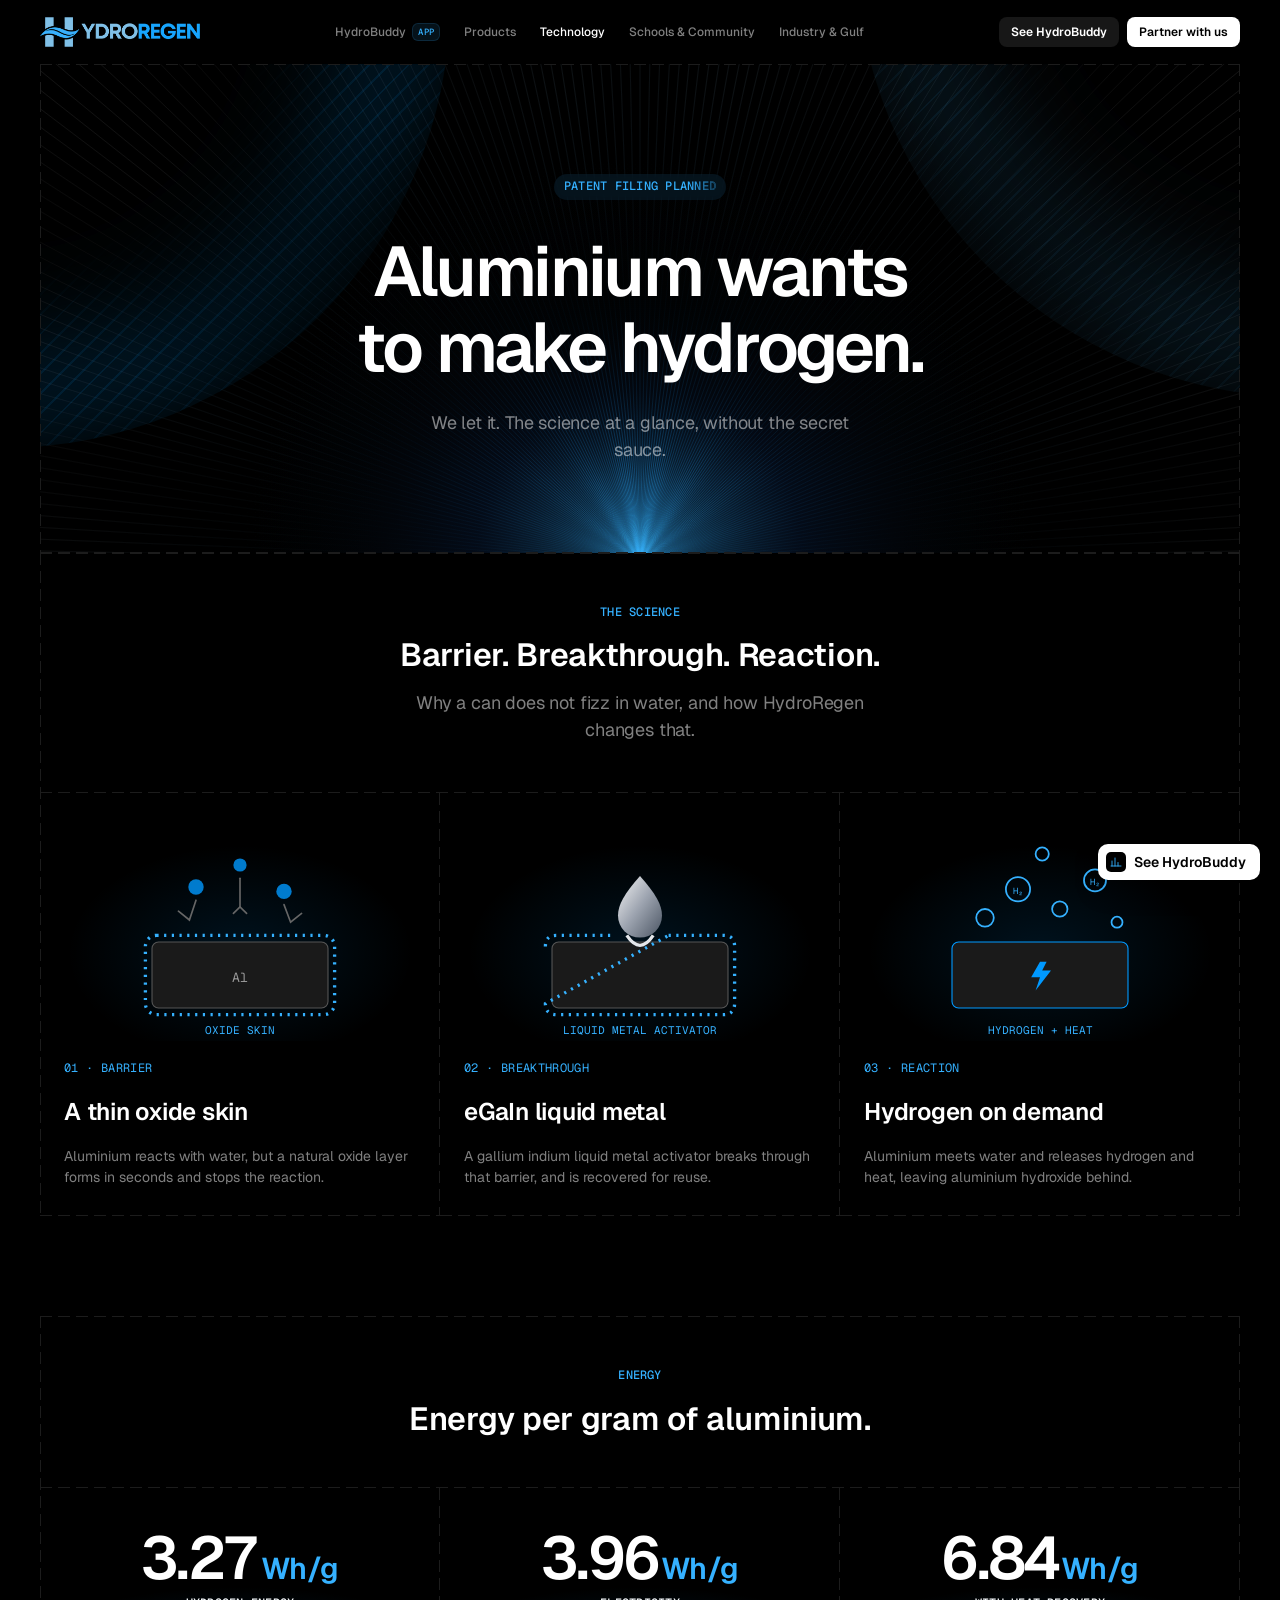
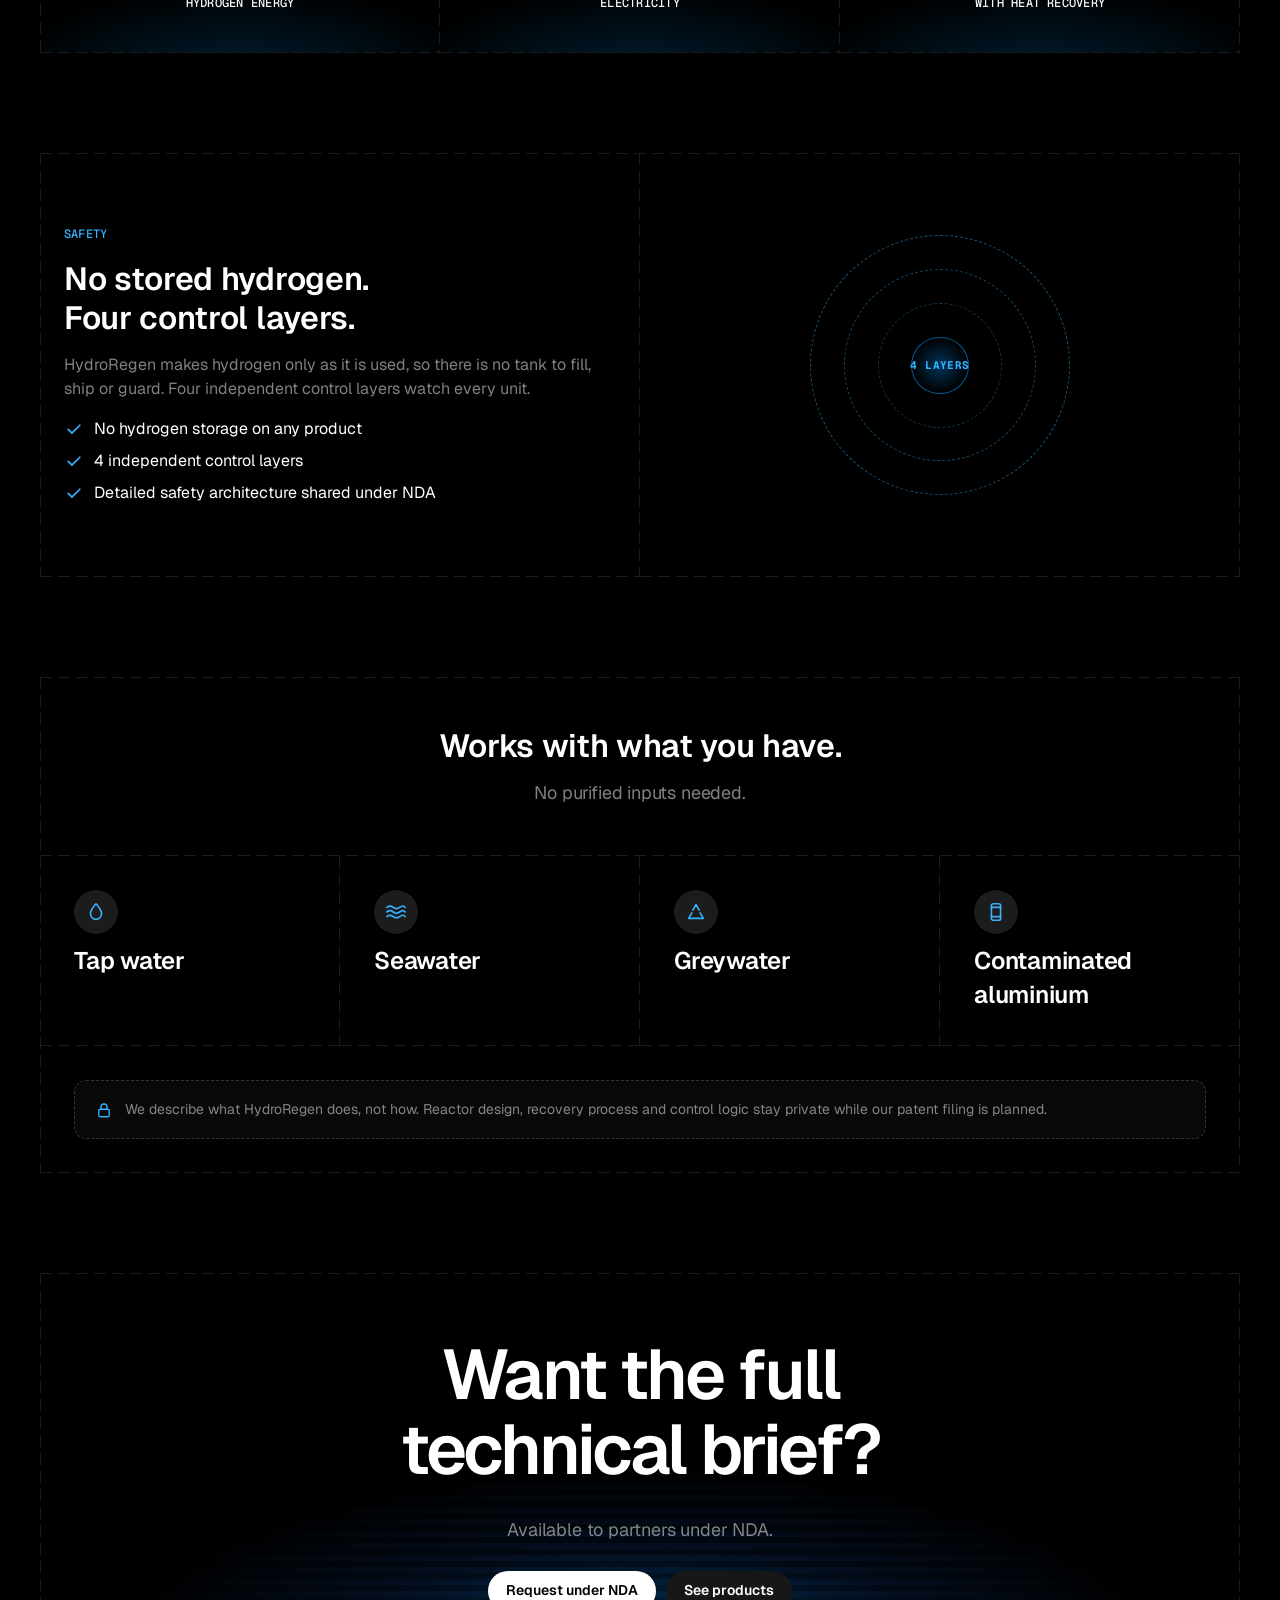
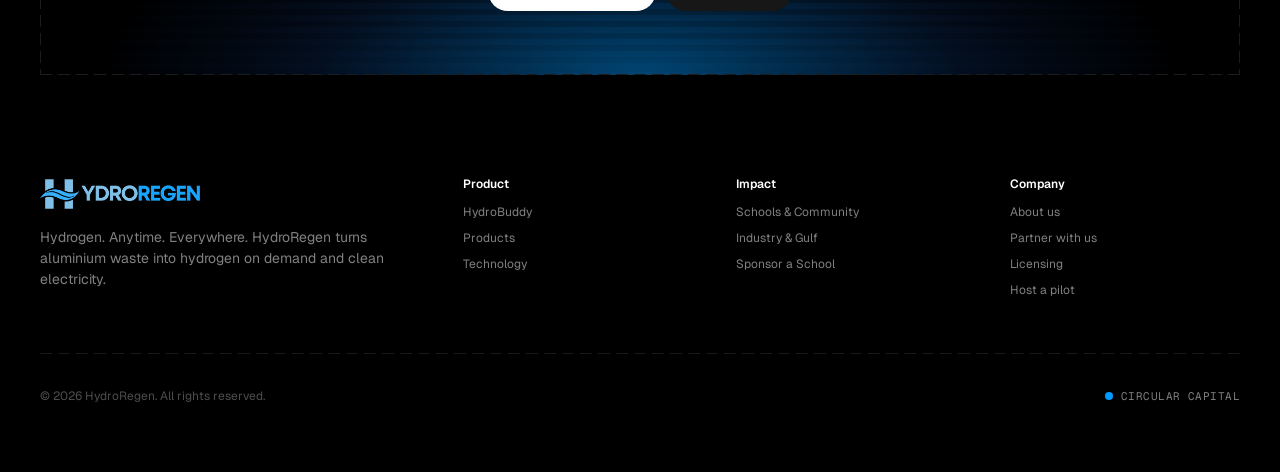
<file: technology.html>
<!doctype html>
<html lang="en" class="no-js">
<head>
<meta charset="utf-8">
<meta name="viewport" content="width=device-width, initial-scale=1, viewport-fit=cover">
<title>Technology · HydroRegen</title>
<meta name="description" content="How HydroRegen turns aluminium and water into hydrogen on demand: barrier, breakthrough, reaction. 3.41 Wh/g hydrogen energy, no stored hydrogen.">
<meta name="theme-color" content="#000000">
<meta property="og:type" content="website">
<meta property="og:title" content="Technology · HydroRegen">
<meta property="og:description" content="How HydroRegen turns aluminium and water into hydrogen on demand: barrier, breakthrough, reaction. 3.41 Wh/g hydrogen energy, no stored hydrogen.">
<meta property="og:image" content="assets/img/hydroregen-unit.jpg">
<meta name="twitter:card" content="summary_large_image">
<link rel="icon" type="image/png" href="assets/img/favicon.png">
<link rel="apple-touch-icon" href="assets/img/apple-touch-icon.png">
<link rel="preconnect" href="https://fonts.googleapis.com">
<link rel="preconnect" href="https://fonts.gstatic.com" crossorigin>
<link href="https://fonts.googleapis.com/css2?family=Geist:wght@400;500;600;700&family=Geist+Mono:wght@500;700&display=swap" rel="stylesheet">
<link rel="stylesheet" href="assets/css/style.css">
</head>
<body>
<a class="sr-only" href="#main">Skip to content</a>
<header class="nav">
  <div class="nav-inner">
    <a class="logo-chip" href="index.html" aria-label="HydroRegen home"><img src="assets/img/logo.png" alt="HydroRegen" width="599" height="112"></a>
    <ul class="nav-links"><li><a href="hydrobuddy.html">HydroBuddy<span class="tagger">APP</span></a></li><li><a href="products.html">Products</a></li><li><a href="technology.html" aria-current="page">Technology</a></li><li><a href="schools.html">Schools &amp; Community</a></li><li><a href="industry.html">Industry &amp; Gulf</a></li></ul>
    <div class="nav-cta">
      <a class="btn btn-secondary" data-roll href="hydrobuddy.html">See HydroBuddy</a>
      <a class="btn btn-primary" data-roll href="partner.html">Partner with us</a>
    </div>
    <button class="menu-btn" aria-label="Open menu" aria-expanded="false" aria-controls="mobile-menu"><span></span></button>
  </div>
</header>
<nav class="mobile-menu" id="mobile-menu" aria-label="Mobile">
  <ul><li><a class="mlink" href="index.html">Home</a></li><li><a class="mlink" href="hydrobuddy.html">HydroBuddy<span class="tagger">APP</span></a></li><li><a class="mlink" href="products.html">Products</a></li><li><a class="mlink" href="technology.html" aria-current="page">Technology</a></li><li><a class="mlink" href="schools.html">Schools &amp; Community</a></li><li><a class="mlink" href="industry.html">Industry &amp; Gulf</a></li><li><a class="mlink" href="partner.html">Partner with us</a></li></ul>
  <div class="row">
    <a class="btn btn-secondary" data-roll href="hydrobuddy.html">See HydroBuddy</a>
    <a class="btn btn-primary" data-roll href="partner.html">Partner with us</a>
  </div>
</nav>
<main id="main">

<section class="hero">
  <div class="wrap frame hero-frame">
    <div class="hero-bg" aria-hidden="true">
      <canvas data-fan></canvas>
      <div class="glow a"></div><div class="glow b"></div>
      <div class="vignette"></div><div class="grain"></div>
    </div>
    <div class="cell hero-block short">
      <span class="badge no-icon"><span class="t mono">Patent filing planned</span></span>
      <div class="hero-text reveal in">
        <h1 class="h1">Aluminium wants to make hydrogen.</h1>
        <p class="lead">We let it. The science at a glance, without the secret sauce.</p>
      </div>
    </div>
  </div>
</section>

<section class="section" style="padding-top:0">
  <div class="wrap frame">
    <div class="cell block head reveal"><span class="mono accent">The science</span><h2 class="h2">Barrier. Breakthrough. Reaction.</h2><p class="lead">Why a can does not fizz in water, and how HydroRegen changes that.</p></div>
    <div class="grid g3">
      <div class="cell sci reveal"><svg class="ill" viewBox="0 0 300 200" aria-hidden="true">
  <rect x="70" y="110" width="160" height="60" rx="6" fill="#1a1a1a" stroke="#555"/>
  <text x="150" y="146" fill="#999" font-family="Geist Mono, monospace" font-size="12" text-anchor="middle">Al</text>
  <rect x="64" y="104" width="172" height="72" rx="10" fill="none" stroke="#35b1ff" stroke-width="3" stroke-dasharray="2 5"/>
  <text x="150" y="194" fill="#35b1ff" font-family="Geist Mono, monospace" font-size="10" text-anchor="middle">OXIDE SKIN</text>
  <g fill="#0099ff" opacity=".8"><circle cx="110" cy="60" r="7"/><circle cx="150" cy="40" r="6"/><circle cx="190" cy="64" r="7"/></g>
  <g stroke="#666" stroke-width="1.5" fill="none" stroke-linecap="round"><path d="M110 72l-6 18 -10-8"/><path d="M190 76l6 16 10-8"/><path d="M150 52v26"/><path d="M144 84l6-6 6 6"/></g>
</svg><span class="step-k">01 · Barrier</span><h3 class="h4">A thin oxide skin</h3><p class="small">Aluminium reacts with water, but a natural oxide layer forms in seconds and stops the reaction.</p></div>
      <div class="cell sci reveal d1"><svg class="ill" viewBox="0 0 300 200" aria-hidden="true">
  <rect x="70" y="110" width="160" height="60" rx="6" fill="#1a1a1a" stroke="#555"/>
  <path d="M64 114q0-10 10-10h50M176 104h50q10 0 10 10v52q0 10-10 10H74q-10 0-10-10z" fill="none" stroke="#35b1ff" stroke-width="3" stroke-dasharray="2 5"/>
  <path d="M150 50c14 16 20 26 20 36a20 20 0 0 1-40 0c0-10 6-20 20-36z" fill="url(#lm)"/>
  <path d="M138 104q12 18 24 0" fill="none" stroke="#e5e7eb" stroke-width="3"/>
  <defs><linearGradient id="lm" x1="0" y1="0" x2="1" y2="1"><stop offset="0" stop-color="#f5f5f5"/><stop offset=".5" stop-color="#9ca3af"/><stop offset="1" stop-color="#4b5563"/></linearGradient></defs>
  <text x="150" y="194" fill="#35b1ff" font-family="Geist Mono, monospace" font-size="10" text-anchor="middle">LIQUID METAL ACTIVATOR</text>
</svg><span class="step-k">02 · Breakthrough</span><h3 class="h4">eGaIn liquid metal</h3><p class="small">A gallium indium liquid metal activator breaks through that barrier, and is recovered for reuse.</p></div>
      <div class="cell sci reveal d2"><svg class="ill" viewBox="0 0 300 200" aria-hidden="true">
  <rect x="70" y="110" width="160" height="60" rx="6" fill="#1a1a1a" stroke="#0099ff"/>
  <g fill="none" stroke="#35b1ff" stroke-width="1.6"><circle cx="100" cy="88" r="8"/><circle cx="130" cy="62" r="11"/><circle cx="168" cy="80" r="7"/><circle cx="200" cy="54" r="10"/><circle cx="152" cy="30" r="6"/><circle cx="220" cy="92" r="5"/></g>
  <text x="130" y="66" fill="#35b1ff" font-family="Geist Mono, monospace" font-size="8" text-anchor="middle">H₂</text>
  <text x="200" y="58" fill="#35b1ff" font-family="Geist Mono, monospace" font-size="8" text-anchor="middle">H₂</text>
  <path d="M150 128l-8 14h8l-4 12 14-18h-8l4-8z" fill="#0099ff"/>
  <text x="150" y="194" fill="#35b1ff" font-family="Geist Mono, monospace" font-size="10" text-anchor="middle">HYDROGEN + HEAT</text>
</svg><span class="step-k">03 · Reaction</span><h3 class="h4">Hydrogen on demand</h3><p class="small">Aluminium meets water and releases hydrogen and heat, leaving aluminium hydroxide behind.</p></div>
    </div>
  </div>
</section>

<section class="section">
  <div class="wrap frame">
    <div class="cell block head reveal"><span class="mono accent">Energy</span><h2 class="h2">Energy per gram of aluminium.</h2></div>
    <div class="grid g3">
      <div class="cell stat reveal"><div class="v"><span data-count="3.41">0</span><small>Wh/g</small></div><p class="mono">Hydrogen energy</p></div>
      <div class="cell stat reveal d1"><div class="v"><span data-count="4.13">0</span><small>Wh/g</small></div><p class="mono">Electricity</p></div>
      <div class="cell stat reveal d2"><div class="v"><span data-count="7.13">0</span><small>Wh/g</small></div><p class="mono">With heat recovery</p></div>
    </div>
  </div>
</section>

<section class="section">
  <div class="wrap frame">
    <div class="split">
      <div class="cell block-lg stack reveal" style="justify-content:center">
        <span class="mono accent">Safety</span>
        <h2 class="h2">No stored hydrogen. Four control layers.</h2>
        <p class="body">HydroRegen makes hydrogen only as it is used, so there is no tank to fill, ship or guard. Four independent control layers watch every unit.</p>
        <ul class="checks"><li>No hydrogen storage on any product</li><li>4 independent control layers</li><li>Detailed safety architecture shared under NDA</li></ul>
      </div>
      <div class="cell block-lg reveal d1" style="display:grid;place-items:center"><div class="rings"><i></i><i></i><i></i><i></i><b>4 layers</b></div></div>
    </div>
  </div>
</section>

<section class="section">
  <div class="wrap frame">
    <div class="cell block head reveal"><h2 class="h2">Works with what you have.</h2><p class="lead">No purified inputs needed.</p></div>
    <div class="grid g4">
      <div class="cell pad feature reveal"><span class="icon-wrap"><svg viewBox="0 0 24 24" fill="none" stroke="currentColor" stroke-width="1.8" stroke-linecap="round" stroke-linejoin="round" aria-hidden="true"><path d="M12 3s6 6.5 6 11a6 6 0 0 1-12 0c0-4.5 6-11 6-11z"/></svg></span><h3 class="h4">Tap water</h3></div>
      <div class="cell pad feature reveal d1"><span class="icon-wrap"><svg viewBox="0 0 24 24" fill="none" stroke="currentColor" stroke-width="1.8" stroke-linecap="round" stroke-linejoin="round" aria-hidden="true"><path d="M2 12c2.5-2 4.5-2 7 0s4.5 2 7 0 4.5-2 6 0M2 17c2.5-2 4.5-2 7 0s4.5 2 7 0 4.5-2 6 0M2 7c2.5-2 4.5-2 7 0s4.5 2 7 0 4.5-2 6 0"/></svg></span><h3 class="h4">Seawater</h3></div>
      <div class="cell pad feature reveal d2"><span class="icon-wrap"><svg viewBox="0 0 24 24" fill="none" stroke="currentColor" stroke-width="1.8" stroke-linecap="round" stroke-linejoin="round" aria-hidden="true"><path d="M7 19H4l3.5-6M17 19h3l-3.5-6M12 4l-2 3.5M12 4l2 3.5M8.5 10L12 4l3.5 6M8 19h8"/></svg></span><h3 class="h4">Greywater</h3></div>
      <div class="cell pad feature reveal d3"><span class="icon-wrap"><svg viewBox="0 0 24 24" fill="none" stroke="currentColor" stroke-width="1.8" stroke-linecap="round" stroke-linejoin="round" aria-hidden="true"><rect x="7" y="3" width="10" height="18" rx="2"/><path d="M7 7h10M7 17h10"/></svg></span><h3 class="h4">Contaminated aluminium</h3></div>
    </div>
    <div class="cell pad reveal"><div class="note"><svg viewBox="0 0 24 24" fill="none" stroke="currentColor" stroke-width="1.8" stroke-linecap="round" stroke-linejoin="round" aria-hidden="true"><rect x="5" y="11" width="14" height="10" rx="2"/><path d="M8 11V8a4 4 0 0 1 8 0v3"/></svg><span>We describe what HydroRegen does, not how. Reactor design, recovery process and control logic stay private while our patent filing is planned.</span></div></div>
  </div>
</section>

<section class="section">
  <div class="wrap frame">
    <div class="cell cta">
      <div class="cta-bg" aria-hidden="true"></div>
      <div class="cta-inner reveal">
        <h2 class="h1" style="max-width:760px">Want the full technical brief?</h2>
        <p class="lead">Available to partners under NDA.</p>
        <div class="row center"><a class="btn btn-primary" data-roll href="partner.html?track=licensing">Request under NDA</a><a class="btn btn-secondary" data-roll href="products.html">See products</a></div>
      </div>
    </div>
  </div>
</section>

</main>
<footer class="footer">
  <div class="wrap">
    <div class="footer-top">
      <div class="stack" style="gap:14px">
        <a class="logo-chip" href="index.html" aria-label="HydroRegen home" style="align-self:flex-start"><img src="assets/img/logo.png" alt="HydroRegen" width="599" height="112"></a>
        <p class="small maxw-sm">Hydrogen. Anytime. Everywhere. HydroRegen turns aluminium waste into hydrogen on demand and clean electricity.</p>
      </div>
      <div class="footer-cols">
        <div><h5>Product</h5><ul>
          <li><a href="hydrobuddy.html">HydroBuddy</a></li>
          <li><a href="products.html">Products</a></li>
          <li><a href="technology.html">Technology</a></li>
        </ul></div>
        <div><h5>Impact</h5><ul>
          <li><a href="schools.html">Schools &amp; Community</a></li>
          <li><a href="industry.html">Industry &amp; Gulf</a></li>
          <li><a href="schools.html#sponsor">Sponsor a School</a></li>
        </ul></div>
        <div><h5>Company</h5><ul>
          <li><a href="index.html#team">About us</a></li>
          <li><a href="partner.html">Partner with us</a></li>
          <li><a href="partner.html?track=licensing">Licensing</a></li>
          <li><a href="partner.html?track=pilot">Host a pilot</a></li>
        </ul></div>
      </div>
    </div>
    <div class="footer-bottom">
      <span>© <span data-year>2026</span> HydroRegen. All rights reserved.</span>
      <span class="cc"><i></i>Circular Capital</span>
    </div>
  </div>
</footer>
<a class="float-cta" href="hydrobuddy.html"><span class="ic"><svg viewBox="0 0 24 24" fill="none" stroke="currentColor" stroke-width="1.8" stroke-linecap="round" stroke-linejoin="round" aria-hidden="true"><path d="M4 20V10M10 20V4M16 20v-7M22 20H2"/></svg></span>See HydroBuddy</a>
<script src="assets/js/main.js" defer></script>
</body>
</html>
</file>
<file: assets/css/style.css>
/* HydroRegen design system
   Based on Jet layout language, in HydroRegen blue.
   Edit colour + font tokens here; every page reads from them. */

:root {
  /* Neutrals (kept from Jet) */
  --black: #000;
  --white: #fff;
  --muted: rgba(255, 255, 255, 0.5);
  --dim: rgba(255, 255, 255, 0.3);
  --hair: rgba(255, 255, 255, 0.1);
  --faint: rgba(255, 255, 255, 0.03);
  --card: #0c0c0c;
  --card-2: #080808;
  --surface: #171717;
  --line: #1c1c1c;
  --border: #333;
  --overlay: rgba(0, 0, 0, 0.9);

  /* Blue palette (matches HydroRegen logo) */
  --accent: #0099ff;      /* primary blue */
  --accent-2: #35b1ff;    /* logo light blue */
  --deep: #0b2a5c;        /* logo navy, gradients + glows */

  /* Type */
  --font: "Geist", "Inter", system-ui, -apple-system, "Segoe UI", sans-serif;
  --mono: "Geist Mono", ui-monospace, "SFMono-Regular", Menlo, monospace;

  --nav-h: 64px;
  --maxw: 1200px;
  --gutter: 16px;
  --dash: 12px;
  --gap: 6px;
}

/* Jet root scaling: 87.5% phone, 112.5% tablet, 125% desktop */
html { font-size: 87.5%; }
@media (min-width: 810px) { html { font-size: 112.5%; } }
@media (min-width: 1200px) { html { font-size: 125%; } }

*, *::before, *::after { box-sizing: border-box; }
html, body { margin: 0; padding: 0; }
html { scroll-behavior: smooth; -webkit-text-size-adjust: 100%; }
body {
  background: var(--black);
  color: var(--white);
  font-family: var(--font);
  font-size: 16px;
  line-height: 1.5;
  -webkit-font-smoothing: antialiased;
  -moz-osx-font-smoothing: grayscale;
  overflow-x: hidden;
}
::selection { background: var(--accent-2); color: var(--black); }
img { max-width: 100%; display: block; }
a { color: inherit; text-decoration: none; }
h1, h2, h3, h4, p { margin: 0; }
button { font: inherit; color: inherit; }
:focus-visible { outline: 2px solid var(--accent-2); outline-offset: 3px; border-radius: 4px; }
.sr-only { position: absolute; width: 1px; height: 1px; overflow: hidden; clip: rect(0 0 0 0); white-space: nowrap; }

/* ---------- Type scale (Jet presets) ---------- */
.h1 { font-size: 3.5rem; font-weight: 600; letter-spacing: -0.04em; line-height: 1.08; text-wrap: balance; }
.h2 { font-size: 1.6rem; font-weight: 600; letter-spacing: -0.01em; line-height: 1.2; text-wrap: balance; }
.h3 { font-size: 1.4rem; font-weight: 600; letter-spacing: -0.01em; line-height: 1.3; text-wrap: balance; }
.h4 { font-size: 1.2rem; font-weight: 600; letter-spacing: -0.01em; line-height: 1.4; }
.lead { font-size: 18px; color: var(--muted); letter-spacing: -0.01em; line-height: 1.5; }
.body { font-size: 16px; color: var(--muted); }
.small { font-size: 14px; color: var(--muted); }
.mono { font-family: var(--mono); font-weight: 500; font-size: 12px; letter-spacing: 0.02em; text-transform: uppercase; line-height: 1.6; }
.white { color: var(--white); }
.accent { color: var(--accent-2); }
.center { text-align: center; margin-left: auto; margin-right: auto; }
.grad-text {
  background: linear-gradient(180deg, #fff 30%, rgba(255,255,255,.55));
  -webkit-background-clip: text; background-clip: text; color: transparent;
}

/* ---------- Animated dashed grid lines (Jet signature) ---------- */
.frame, .cell { position: relative; }
/* container: top + left */
.frame::before {
  content: ""; position: absolute; inset: 0; pointer-events: none; z-index: 2;
  background:
    repeating-linear-gradient(90deg, var(--line) 0 var(--dash), transparent var(--dash) calc(var(--dash) + var(--gap))) 0 0 / calc(100% + 18px) 1px no-repeat,
    repeating-linear-gradient(180deg, var(--line) 0 var(--dash), transparent var(--dash) calc(var(--dash) + var(--gap))) 0 0 / 1px calc(100% + 18px) no-repeat;
  animation: dash-x 1s linear infinite;
}
/* cell: right + bottom */
.cell::after {
  content: ""; position: absolute; inset: 0; pointer-events: none; z-index: 2;
  background:
    repeating-linear-gradient(90deg, var(--line) 0 var(--dash), transparent var(--dash) calc(var(--dash) + var(--gap))) 0 100% / calc(100% + 18px) 1px no-repeat,
    repeating-linear-gradient(180deg, var(--line) 0 var(--dash), transparent var(--dash) calc(var(--dash) + var(--gap))) 100% 0 / 1px calc(100% + 18px) no-repeat;
  animation: dash-y 1s linear infinite;
}
@keyframes dash-y { from { background-position: -18px 100%, 100% -18px; } to { background-position: 0 100%, 100% 0; } }
@keyframes dash-x { from { background-position: -18px 0, 0 -18px; } to { background-position: 0 0, 0 0; } }

/* ---------- Layout ---------- */
.section { padding: 0 var(--gutter); }
.section + .section { padding-top: 100px; }
.wrap { max-width: var(--maxw); margin: 0 auto; }
.block { padding: 50px 24px; position: relative; overflow: hidden; }
.block-lg { padding: 72px 24px; }
.head { display: flex; flex-direction: column; align-items: center; gap: 14px; text-align: center; }
.head .lead, .head .body { max-width: 520px; }
.grid { display: grid; grid-template-columns: 1fr; }
@media (min-width: 810px) {
  .g2 { grid-template-columns: repeat(2, 1fr); }
  .g3 { grid-template-columns: repeat(2, 1fr); }
  .g4 { grid-template-columns: repeat(2, 1fr); }
}
@media (min-width: 1200px) {
  .g3 { grid-template-columns: repeat(3, 1fr); }
  .g4 { grid-template-columns: repeat(4, 1fr); }
}
.pad { padding: 34px; }
@media (max-width: 809.98px) { .pad { padding: 24px; } }
.stack { display: flex; flex-direction: column; gap: 16px; }
.stack-sm { display: flex; flex-direction: column; gap: 6px; }
.row { display: flex; gap: 10px; flex-wrap: wrap; align-items: center; }
.row.center { justify-content: center; }

/* ---------- Navigation ---------- */
.nav {
  position: fixed; inset: 0 0 auto 0; height: var(--nav-h); z-index: 50;
  background: var(--overlay); -webkit-backdrop-filter: blur(5px); backdrop-filter: blur(5px);
  padding: 0 var(--gutter);
}
.nav-inner { max-width: var(--maxw); margin: 0 auto; height: 100%; display: flex; align-items: center; justify-content: space-between; gap: 16px; }
.logo-chip { display: inline-flex; align-items: center; height: 38px; flex: none; }
.logo-chip img { height: 26px; width: auto; }
@media (min-width: 810px) { .logo-chip img { height: 30px; } }
.nav-links { display: none; list-style: none; margin: 0; padding: 0; align-items: center; }
.nav-links a { display: inline-flex; align-items: center; gap: 6px; height: 30px; padding: 0 12px; font-size: 12px; font-weight: 500; color: var(--muted); transition: color .2s, transform .2s; }
.nav-links a:hover { color: var(--white); transform: translateY(-2px); }
.nav-links a[aria-current="page"] { color: var(--white); }
.nav-cta { display: none; gap: 8px; }
.nav-cta .btn { height: 30px; font-size: 12px; border-radius: 8px; padding: 0 12px; }
.tagger {
  font-family: var(--mono); font-size: 9px; font-weight: 500; letter-spacing: .02em; text-transform: uppercase;
  color: var(--accent-2); background: rgba(53, 177, 255, .1); border: 1px solid rgba(53, 177, 255, .15);
  border-radius: 6px; padding: 1px 5px; line-height: 1.6;
}
.menu-btn { width: 40px; height: 40px; display: grid; place-items: center; background: none; border: 0; cursor: pointer; padding: 0; }
.menu-btn span { position: relative; display: block; width: 14px; height: 7px; }
.menu-btn span::before, .menu-btn span::after { content: ""; position: absolute; left: 0; width: 14px; height: 1px; background: #fff; transition: transform .3s, top .3s; }
.menu-btn span::before { top: 0; }
.menu-btn span::after { top: 6px; }
.nav.open .menu-btn span::before { top: 3px; transform: rotate(45deg); }
.nav.open .menu-btn span::after { top: 3px; transform: rotate(-45deg); }
.mobile-menu {
  position: fixed; inset: var(--nav-h) 0 0 0; z-index: 49; background: var(--overlay);
  -webkit-backdrop-filter: blur(5px); backdrop-filter: blur(5px);
  padding: 20px calc(var(--gutter) + 20px) 44px; display: flex; flex-direction: column; gap: 30px;
  opacity: 0; visibility: hidden; transform: translateY(-8px); transition: opacity .3s, transform .3s, visibility .3s;
  overflow-y: auto;
}
.nav.open + .mobile-menu { opacity: 1; visibility: visible; transform: none; }
.mobile-menu ul { list-style: none; margin: 0; padding: 0; display: flex; flex-direction: column; gap: 14px; }
.mobile-menu a.mlink { font-size: 1.4rem; font-weight: 600; letter-spacing: -0.01em; display: inline-flex; gap: 10px; align-items: center; }
.mobile-menu a.mlink[aria-current="page"] { color: var(--accent-2); }
.mobile-menu .row .btn { flex: 1; }
@media (min-width: 1000px) {
  .nav-links, .nav-cta { display: flex; }
  .menu-btn, .mobile-menu { display: none; }
}
body.menu-open { overflow: hidden; }

/* ---------- Buttons (rolling text hover) ---------- */
.btn {
  --txt: var(--white);
  display: inline-flex; align-items: center; justify-content: center; gap: 6px;
  height: 40px; padding: 0 18px; border-radius: 20px; border: 0; cursor: pointer;
  font-size: 14px; font-weight: 600; line-height: 1.7; color: var(--txt); white-space: nowrap;
  position: relative; transition: filter .2s;
}
.btn-primary { --txt: var(--black); background: var(--white); }
.btn-secondary { background: var(--surface); }
.btn-secondary::after {
  content: ""; position: absolute; inset: 2px; border-radius: inherit; border: 1px dashed var(--border);
  opacity: 0; transition: opacity .3s, inset .3s; pointer-events: none;
}
.btn-secondary:hover::after { opacity: 1; inset: 0; }
.btn-accent { --txt: var(--black); background: var(--accent-2); }
.btn .roll { display: inline-flex; overflow: hidden; height: 1.7em; text-shadow: 0 1.7em 0 var(--txt); }
.btn .roll span { display: block; white-space: pre; transition: transform .45s cubic-bezier(.6, 0, .2, 1); }
.btn:hover .roll span, .btn:focus-visible .roll span { transform: translateY(-1.7em); }
.btn-block { width: 100%; }

/* ---------- Badge pill (shimmer) ---------- */
.badge {
  position: relative; display: inline-flex; align-items: center; gap: 12px; height: 26px;
  padding: 0 5px 0 10px; border-radius: 50px; color: var(--accent-2);
  -webkit-backdrop-filter: blur(4px); backdrop-filter: blur(4px);
  isolation: isolate;
}
.badge::before { content: ""; position: absolute; inset: 0; border-radius: inherit; background: var(--accent-2); opacity: .1; z-index: -1; }
.badge.no-icon { padding: 0 10px; }
.badge .t { position: relative; }
.badge .t::after {
  content: attr(data-text); position: absolute; inset: 0; color: transparent;
  background: linear-gradient(100deg, transparent 0%, transparent 41%, rgba(0,0,0,.75) 50%, transparent 59%, transparent 100%);
  background-size: 200% 200%; background-repeat: no-repeat;
  -webkit-background-clip: text; background-clip: text;
  animation: shimmer 3s linear infinite;
}
@keyframes shimmer { 0%, 66% { background-position: 200%; } 100% { background-position: -100%; } }
.badge .i { width: 16px; height: 16px; border-radius: 50%; background: var(--accent-2); display: grid; place-items: center; transition: transform .3s; }
.badge .i svg { width: 10px; height: 10px; }
a.badge:hover .i { transform: rotate(45deg); }

/* Honesty labels */
.label {
  display: inline-flex; align-items: center; gap: 6px; height: 22px; padding: 0 8px; border-radius: 6px;
  font-family: var(--mono); font-size: 10px; font-weight: 500; letter-spacing: .04em; text-transform: uppercase;
  color: var(--muted); border: 1px dashed var(--border); background: var(--faint); white-space: nowrap;
}
.label .dot { width: 6px; height: 6px; border-radius: 50%; background: var(--accent-2); box-shadow: 0 0 8px var(--accent-2); animation: pulse 2s ease-in-out infinite; }
@keyframes pulse { 50% { opacity: .35; } }

/* ---------- Hero ---------- */
.hero { padding: var(--nav-h) var(--gutter) 0; }
.hero-frame { overflow: hidden; }
.hero-block {
  position: relative; z-index: 3; min-height: 90vh; display: flex; flex-direction: column; align-items: center; justify-content: center;
  gap: 34px; padding: 100px 20px 130px; text-align: center;
}
.hero-block.short { min-height: 0; padding: 110px 20px 90px; }
.hero-text { display: flex; flex-direction: column; align-items: center; gap: 24px; max-width: 1000px; }
.hero-text .lead { max-width: 460px; }
.hero-bg { position: absolute; inset: 0; z-index: 1; pointer-events: none; overflow: hidden; background: var(--black); }
.hero-bg canvas { position: absolute; inset: 0; width: 100%; height: 100%; }
.hero-bg .glow {
  position: absolute; width: 70vmax; height: 70vmax; border-radius: 50%;
  border: 9vmax solid rgba(0, 153, 255, .22); filter: blur(40px);
  -webkit-mask: repeating-linear-gradient(135deg, #000 0 2px, rgba(0,0,0,.55) 2px 14px);
  mask: repeating-linear-gradient(135deg, #000 0 2px, rgba(0,0,0,.55) 2px 14px);
  animation: drift 18s ease-in-out infinite alternate;
}
.hero-bg .glow.a { left: -38vmax; top: -40vmax; }
.hero-bg .glow.b { right: -40vmax; top: -44vmax; border-color: rgba(53, 177, 255, .16); animation-duration: 22s; animation-direction: alternate-reverse; }
@keyframes drift { to { transform: translate(3vmax, 2vmax) rotate(8deg); } }
.hero-bg .grain {
  position: absolute; inset: 0; opacity: .14; mix-blend-mode: overlay;
  background-image: url("data:image/svg+xml,%3Csvg xmlns='http://www.w3.org/2000/svg' width='140' height='140'%3E%3Cfilter id='n'%3E%3CfeTurbulence type='fractalNoise' baseFrequency='.9' numOctaves='2' stitchTiles='stitch'/%3E%3C/filter%3E%3Crect width='100%25' height='100%25' filter='url(%23n)'/%3E%3C/svg%3E");
}
.hero-bg .vignette { position: absolute; inset: 0; background: radial-gradient(60% 55% at 50% 45%, rgba(0,0,0,.85), transparent 75%); }
.hero-media { position: relative; width: 100%; max-width: 760px; margin-top: 10px; }
.hero-media .media-card { border-radius: 16px; overflow: hidden; border: 1px solid var(--hair); background: var(--card); box-shadow: 0 30px 120px -20px rgba(0, 153, 255,.35); }
.hero-media .media-card img { width: 100%; height: auto; aspect-ratio: 866 / 618; object-fit: cover; }
.hero-media .floating {
  position: absolute; display: flex; align-items: center; gap: 10px; padding: 10px 14px; border-radius: 12px;
  background: rgba(0,0,0,.72); border: 1px solid var(--hair); -webkit-backdrop-filter: blur(8px); backdrop-filter: blur(8px);
  text-align: left; font-size: 13px;
}
.hero-media .floating b { display: block; font-size: 15px; }
.hero-media .floating.f1 { left: -10px; bottom: 18%; }
.hero-media .floating.f2 { right: -10px; top: 14%; }
@media (max-width: 809.98px) {
  .hero-media .floating { position: static; margin-top: 10px; }
  .hero-media .floaters { display: grid; grid-template-columns: 1fr 1fr; gap: 8px; }
  .hero-media .floating { padding: 8px 10px; gap: 8px; font-size: 12px; }
  .hero-media .floating b { font-size: 13px; }
  .hero-media .floating .icon-wrap { width: 32px; height: 32px; }
  .hero-media .floating .icon-wrap svg { width: 16px; height: 16px; }
  .hero-block { padding: 70px 16px 70px; min-height: 0; gap: 28px; }
  .hero-block.short { padding: 70px 16px 60px; }
}
.hero-fan { position: absolute; left: 0; right: 0; bottom: 0; height: 60%; z-index: 1; pointer-events: none; }

/* ---------- Cards / features ---------- */
.feature { display: flex; flex-direction: column; gap: 10px; }
.icon-wrap { width: 44px; height: 44px; border-radius: 50%; background: var(--line); display: grid; place-items: center; flex: none; color: var(--accent-2); }
.icon-wrap svg { width: 22px; height: 22px; }
.icon-wrap.lg { width: 56px; height: 56px; }
.icon-wrap.lg svg { width: 26px; height: 26px; }
.step { display: flex; gap: 14px; align-items: flex-start; padding: 24px; }
.step .num { font-family: var(--mono); font-size: 12px; color: var(--accent-2); }
.card-hover { transition: background .3s; }
.card-hover:hover { background: rgba(0, 153, 255, .04); }
.corner { position: absolute; width: 6px; height: 6px; background: var(--accent-2); opacity: 0; transition: opacity .3s; z-index: 3; }
.card-hover:hover .corner { opacity: 1; }
.corner.tl { top: -3px; left: -3px; } .corner.tr { top: -3px; right: -3px; }
.corner.bl { bottom: -3px; left: -3px; } .corner.br { bottom: -3px; right: -3px; }

/* Dotted texture panel (stands in for Jet dither illustrations) */
.dots {
  position: absolute; inset: 0; pointer-events: none; opacity: .5;
  background-image: radial-gradient(rgba(53, 177, 255, .55) 1px, transparent 1.4px);
  background-size: 14px 14px;
  -webkit-mask: radial-gradient(70% 80% at 70% 20%, #000, transparent 70%);
  mask: radial-gradient(70% 80% at 70% 20%, #000, transparent 70%);
}

/* Checks */
.checks { display: flex; flex-direction: column; gap: 8px; list-style: none; margin: 0; padding: 0; }
.checks li { display: flex; align-items: flex-start; gap: 10px; color: var(--white); }
.checks li::before {
  content: ""; flex: none; width: 20px; height: 20px; margin-top: 2px; background: var(--accent-2);
  -webkit-mask: url("data:image/svg+xml,%3Csvg xmlns='http://www.w3.org/2000/svg' viewBox='0 0 24 24' fill='none' stroke='%23000' stroke-width='2' stroke-linecap='round' stroke-linejoin='round'%3E%3Cpath d='M5 12.5l4.5 4.5L19 7.5'/%3E%3C/svg%3E") center / contain no-repeat;
  mask: url("data:image/svg+xml,%3Csvg xmlns='http://www.w3.org/2000/svg' viewBox='0 0 24 24' fill='none' stroke='%23000' stroke-width='2' stroke-linecap='round' stroke-linejoin='round'%3E%3Cpath d='M5 12.5l4.5 4.5L19 7.5'/%3E%3C/svg%3E") center / contain no-repeat;
}

/* Stats */
.stat { padding: 40px 24px; text-align: center; display: flex; flex-direction: column; gap: 6px; align-items: center; position: relative; overflow: hidden; }
.stat .v { font-size: 3rem; font-weight: 600; letter-spacing: -0.04em; line-height: 1; font-variant-numeric: tabular-nums; }
.stat .v small { font-size: .5em; letter-spacing: -0.02em; color: var(--accent-2); margin-left: 2px; }
.stat::before {
  content: ""; position: absolute; left: 50%; bottom: -60%; width: 120%; height: 100%; transform: translateX(-50%);
  background: radial-gradient(closest-side, rgba(0, 153, 255,.18), transparent); pointer-events: none;
}

/* Flow strip */
.flow { display: grid; grid-template-columns: 1fr; }
.flow .node { padding: 34px 24px; display: flex; flex-direction: column; gap: 14px; position: relative; }
.flow .arrow { color: var(--accent-2); }
@media (min-width: 810px) { .flow { grid-template-columns: repeat(3, 1fr); } }
.chev { position: absolute; z-index: 4; width: 28px; height: 28px; border-radius: 50%; display: grid; place-items: center; background: var(--black); border: 1px solid var(--border); color: var(--accent-2); }
.chev svg { width: 14px; height: 14px; }
.flow .node .chev { right: -14px; top: 50%; transform: translateY(-50%); }
@media (max-width: 809.98px) { .flow .node .chev { right: auto; left: 50%; top: auto; bottom: -14px; transform: translateX(-50%) rotate(90deg); } }
.flow .node:last-child .chev { display: none; }

/* Product cards */
.product { display: flex; flex-direction: column; }
.product .ph { position: relative; aspect-ratio: 4 / 3; overflow: hidden; background: #f3f4f6; margin: 1px; }
.product .ph img { width: 100%; height: 100%; object-fit: cover; transition: transform .6s cubic-bezier(.2,.7,.2,1); }
.product .ph.contain img { object-fit: contain; padding: 14px; }
.product:hover .ph img { transform: scale(1.04); }
.product .ph .tagline { position: absolute; left: 10px; top: 10px; }
.product .info { padding: 24px; display: flex; flex-direction: column; gap: 16px; flex: 1; }
.product .price { font-size: 1.6rem; font-weight: 600; letter-spacing: -0.02em; }
.spec { list-style: none; margin: 0; padding: 0; display: flex; flex-direction: column; }
.spec li { display: grid; grid-template-columns: 96px 1fr; gap: 12px; padding: 10px 0; border-top: 1px dashed var(--line); font-size: 14px; }
.spec li span:first-child { font-family: var(--mono); font-size: 11px; text-transform: uppercase; letter-spacing: .03em; color: var(--dim); padding-top: 2px; }
.pill-dark { position: absolute; left: 10px; top: 10px; z-index: 2; background: rgba(0,0,0,.75); color: #fff; }
.pill-dark::before { display: none; }

/* Table */
.table-wrap { overflow-x: auto; -webkit-overflow-scrolling: touch; }
table.compare { width: 100%; min-width: 760px; border-collapse: collapse; font-size: 14px; }
table.compare th, table.compare td { text-align: left; padding: 16px 18px; border-bottom: 1px dashed var(--line); vertical-align: top; }
table.compare thead th { font-size: 15px; font-weight: 600; position: sticky; top: 0; background: var(--black); }
table.compare thead th small { display: block; font-weight: 500; color: var(--accent-2); font-size: 14px; margin-top: 2px; }
table.compare tbody th { font-family: var(--mono); font-size: 11px; font-weight: 500; text-transform: uppercase; letter-spacing: .03em; color: var(--dim); width: 150px; }
table.compare td { color: var(--muted); }
table.compare td.yes { color: var(--white); }

/* Media split */
.split { display: grid; grid-template-columns: 1fr; }
@media (min-width: 810px) { .split { grid-template-columns: 1fr 1fr; } .split.r .media { order: 2; } }
.media { position: relative; min-height: 280px; overflow: hidden; }
.media img { position: absolute; inset: 1px; width: calc(100% - 2px); height: calc(100% - 2px); object-fit: cover; }
.media::before { content: ""; position: absolute; inset: 0; z-index: 1; background: linear-gradient(0deg, rgba(0,0,0,.55), transparent 45%); }

/* ---------- HydroBuddy dashboard mockup ---------- */
.dash {
  border-radius: 16px; border: 1px solid var(--hair); background: linear-gradient(180deg, #0a0a0a, #050505);
  overflow: hidden; box-shadow: 0 40px 140px -40px rgba(0, 153, 255,.45); text-align: left;
}
.dash-top { display: flex; align-items: center; justify-content: space-between; gap: 10px; padding: 12px 16px; border-bottom: 1px solid var(--hair); }
.dash-top .lights { display: flex; gap: 6px; }
.dash-top .lights i { width: 10px; height: 10px; border-radius: 50%; background: #262626; display: block; }
.dash-body { padding: 16px; display: grid; gap: 12px; grid-template-columns: 1fr; }
@media (min-width: 810px) { .dash-body { grid-template-columns: repeat(4, 1fr); padding: 20px; } .dash-body .wide { grid-column: span 2; } .dash-body .full { grid-column: 1 / -1; } }
.tile { background: var(--card); border: 1px solid var(--line); border-radius: 12px; padding: 16px; display: flex; flex-direction: column; gap: 6px; min-width: 0; }
.tile .k { font-family: var(--mono); font-size: 10px; text-transform: uppercase; letter-spacing: .04em; color: var(--dim); }
.tile .n { font-size: 1.5rem; font-weight: 600; letter-spacing: -0.03em; font-variant-numeric: tabular-nums; }
.tile .n small { font-size: .55em; color: var(--muted); font-weight: 500; margin-left: 3px; }
.tile .d { font-size: 12px; color: var(--accent-2); }
.bars { display: flex; align-items: flex-end; gap: 6px; height: 140px; padding-top: 8px; }
.bars div { flex: 1; border-radius: 4px 4px 0 0; background: linear-gradient(180deg, var(--accent-2), var(--deep)); min-height: 4px; transform-origin: bottom; }
.bars div:nth-child(odd) { opacity: .75; }
.bars-x { display: flex; gap: 6px; font-family: var(--mono); font-size: 9px; color: var(--dim); }
.bars-x span { flex: 1; text-align: center; }
.leader { list-style: none; margin: 0; padding: 0; display: flex; flex-direction: column; gap: 8px; }
.leader li { display: grid; grid-template-columns: 20px 1fr auto; gap: 10px; align-items: center; font-size: 13px; }
.leader .r { font-family: var(--mono); font-size: 11px; color: var(--dim); }
.leader .bar { height: 4px; border-radius: 2px; background: var(--line); margin-top: 6px; overflow: hidden; }
.leader .bar i { display: block; height: 100%; background: var(--accent); }
.leader b { font-weight: 600; font-variant-numeric: tabular-nums; }
.units { list-style: none; margin: 0; padding: 0; font-size: 13px; }
.units li { display: flex; justify-content: space-between; gap: 10px; padding: 8px 0; border-top: 1px dashed var(--line); }
.units li:first-child { border-top: 0; }
.ok { color: var(--accent-2); font-family: var(--mono); font-size: 10px; text-transform: uppercase; display: inline-flex; align-items: center; gap: 6px; }
.ok::before { content: ""; width: 6px; height: 6px; border-radius: 50%; background: currentColor; }
.streak { display: flex; gap: 4px; }
.streak i { flex: 1; height: 18px; border-radius: 4px; background: var(--line); }
.streak i.on { background: var(--accent); }

/* Pricing */
.price-card { display: flex; flex-direction: column; gap: 24px; }
.price-card .amt { font-size: 2.6rem; font-weight: 600; letter-spacing: -0.04em; line-height: 1; }
.price-card .amt small { font-size: 14px; font-weight: 500; color: var(--muted); letter-spacing: 0; margin-left: 4px; }
.price-card.featured { background: radial-gradient(120% 80% at 50% 0%, rgba(0, 153, 255,.14), transparent 60%); }

/* 4C grid */
.c-letter { font-size: 3.4rem; font-weight: 600; letter-spacing: -0.05em; line-height: 1; color: transparent; -webkit-text-stroke: 1px var(--accent-2); }

/* Equation */
.eq { display: grid; grid-template-columns: 1fr; align-items: stretch; }
@media (min-width: 1000px) { .eq { grid-template-columns: 1fr auto 1fr auto 1fr auto 1.1fr; } }
.eq .op { display: grid; place-items: center; font-size: 1.6rem; color: var(--accent-2); padding: 8px 14px; font-weight: 300; }
.eq .term { padding: 28px 24px; display: flex; flex-direction: column; gap: 10px; }
.eq .term.total { background: radial-gradient(100% 100% at 50% 0%, rgba(0, 153, 255,.18), transparent 70%); }

/* Big number flow (dross story) */
.bignum { font-size: 3.6rem; font-weight: 600; letter-spacing: -0.05em; line-height: 1; }
.bignum .u { font-size: .4em; letter-spacing: -0.01em; color: var(--muted); margin-left: 6px; font-weight: 500; }

/* Science panels */
.sci { display: flex; flex-direction: column; gap: 18px; padding: 28px 24px; }
.sci svg.ill { width: 100%; height: auto; max-height: 220px; background: radial-gradient(70% 70% at 50% 60%, rgba(0, 153, 255,.12), transparent 70%); border-radius: 12px; }
.sci .step-k { font-family: var(--mono); font-size: 12px; color: var(--accent-2); text-transform: uppercase; letter-spacing: .03em; }

/* Rings (safety) */
.rings { position: relative; width: min(260px, 70vw); aspect-ratio: 1; margin: 0 auto; }
.rings i { position: absolute; border-radius: 50%; border: 1px dashed rgba(53, 177, 255,.5); animation: spin 40s linear infinite; }
.rings i:nth-child(1) { inset: 0; }
.rings i:nth-child(2) { inset: 13%; animation-direction: reverse; border-color: rgba(53, 177, 255,.4); }
.rings i:nth-child(3) { inset: 26%; border-color: rgba(53, 177, 255,.3); }
.rings i:nth-child(4) { inset: 39%; animation-direction: reverse; border-style: solid; border-color: rgba(0, 153, 255,.6); background: radial-gradient(closest-side, rgba(0, 153, 255,.35), transparent); }
.rings b { position: absolute; inset: 0; display: grid; place-items: center; font-family: var(--mono); font-size: 11px; color: var(--accent-2); text-transform: uppercase; letter-spacing: .04em; text-align: center; }
@keyframes spin { to { transform: rotate(360deg); } }

/* Chips */
.chips { display: flex; flex-wrap: wrap; gap: 8px; }
.chip { display: inline-flex; align-items: center; gap: 8px; height: 36px; padding: 0 14px; border-radius: 30px; background: var(--surface); font-size: 14px; }
.chip svg { width: 16px; height: 16px; color: var(--accent-2); }

/* FAQ */
.faq-item { border-bottom: 1px dashed var(--line); }
.faq-item button { width: 100%; display: flex; gap: 24px; justify-content: space-between; align-items: center; text-align: left; background: none; border: 0; cursor: pointer; padding: 26px 24px 26px 28px; font-size: 16px; }
.faq-item .plus { width: 22px; height: 22px; flex: none; position: relative; color: var(--muted); transition: transform .3s; }
.faq-item .plus::before, .faq-item .plus::after { content: ""; position: absolute; left: 50%; top: 50%; width: 12px; height: 2px; margin: -1px 0 0 -6px; background: currentColor; border-radius: 2px; }
.faq-item .plus::after { transform: rotate(90deg); }
.faq-item.open .plus { transform: rotate(45deg); }
.faq-item .ans { display: grid; grid-template-rows: 0fr; transition: grid-template-rows .35s ease; }
.faq-item .ans > div { overflow: hidden; }
.faq-item .ans p { padding: 0 52px 26px 28px; color: var(--muted); }
.faq-item.open .ans { grid-template-rows: 1fr; }

/* CTA */
.cta { position: relative; overflow: hidden; }
.cta-inner { position: relative; z-index: 3; display: flex; flex-direction: column; align-items: center; gap: 28px; padding: 64px 24px; text-align: center; }
.cta .lead { max-width: 440px; }
.cta-bg { position: absolute; inset: 0; z-index: 1; pointer-events: none; }
.cta-bg::before {
  content: ""; position: absolute; left: 50%; bottom: -70%; width: 120%; height: 140%; transform: translateX(-50%);
  background: radial-gradient(closest-side, rgba(0, 153, 255,.45), rgba(11, 42, 92,.35) 45%, transparent 75%);
  animation: breathe 5s ease-in-out infinite;
}
.cta-bg::after {
  content: ""; position: absolute; inset: 0;
  background: repeating-linear-gradient(0deg, #000 0 6px, transparent 6px 12px);
  -webkit-mask: linear-gradient(0deg, transparent, #000 75%); mask: linear-gradient(0deg, transparent, #000 75%);
}
@keyframes breathe { 50% { transform: translateX(-50%) scale(1.12); opacity: .8; } }

/* Forms */
.form { display: grid; gap: 14px; }
.field { display: flex; flex-direction: column; gap: 6px; }
.field label { font-family: var(--mono); font-size: 11px; text-transform: uppercase; letter-spacing: .04em; color: var(--muted); }
.input, .select, .textarea {
  width: 100%; background: var(--surface); border: 1px solid transparent; color: var(--white); border-radius: 20px;
  padding: 0 18px; height: 44px; font: inherit; font-size: 15px; transition: border-color .2s, background .2s;
  -webkit-appearance: none; appearance: none;
}
.textarea { height: auto; min-height: 140px; padding: 14px 18px; border-radius: 16px; resize: vertical; }
.select { background-image: url("data:image/svg+xml,%3Csvg xmlns='http://www.w3.org/2000/svg' width='12' height='12' viewBox='0 0 24 24' fill='none' stroke='%23999' stroke-width='2.5'%3E%3Cpath d='M6 9l6 6 6-6'/%3E%3C/svg%3E"); background-repeat: no-repeat; background-position: right 18px center; padding-right: 40px; }
.input::placeholder, .textarea::placeholder { color: var(--dim); }
.input:focus, .select:focus, .textarea:focus { outline: none; border-color: var(--accent); background: #111; }
.form-note { font-size: 13px; color: var(--dim); }
.form-status { font-size: 14px; color: var(--accent-2); min-height: 1.5em; }
@media (min-width: 810px) { .form .two { display: grid; grid-template-columns: 1fr 1fr; gap: 14px; } }
@media (max-width: 809.98px) { .form .two { display: grid; gap: 14px; } }
.track { cursor: pointer; text-align: left; background: none; border: 0; width: 100%; color: inherit; }
.track[aria-pressed="true"] { background: radial-gradient(120% 90% at 50% 0%, rgba(0, 153, 255,.16), transparent 65%); }
.track[aria-pressed="true"] .corner { opacity: 1; }
.track .sel { margin-top: auto; }
.track[aria-pressed="true"] .sel { color: var(--accent-2); }

/* Logos strip / note */
.note { display: flex; gap: 12px; align-items: flex-start; padding: 18px 20px; border-radius: 12px; background: var(--faint); border: 1px dashed var(--border); font-size: 14px; color: var(--muted); }
.note svg { flex: none; width: 18px; height: 18px; color: var(--accent-2); margin-top: 2px; }

/* ---------- Footer ---------- */
.footer { padding: 100px var(--gutter) 67px; }
.footer-top { display: grid; gap: 34px; grid-template-columns: 1fr; padding-bottom: 50px; }
@media (min-width: 810px) { .footer-top { grid-template-columns: 1fr 2fr; } }
.footer-cols { display: grid; gap: 24px; grid-template-columns: repeat(2, 1fr); }
@media (min-width: 810px) { .footer-cols { grid-template-columns: repeat(3, 1fr); gap: 44px; } }
.footer h5 { margin: 0 0 6px; font-size: 12px; font-weight: 600; color: var(--white); }
.footer ul { list-style: none; margin: 0; padding: 0; display: flex; flex-direction: column; }
.footer ul a { display: inline-block; font-size: 12px; line-height: 26px; color: var(--muted); transition: color .2s, transform .2s; }
.footer ul a:hover { color: var(--white); transform: translateX(4px); }
.footer-bottom { position: relative; display: flex; flex-wrap: wrap; justify-content: space-between; gap: 16px; padding-top: 34px; font-size: 12px; color: var(--dim); }
.footer-bottom::before { content: ""; position: absolute; top: 0; left: 0; right: 0; height: 1px; background: repeating-linear-gradient(90deg, var(--line) 0 12px, transparent 12px 18px); opacity: .9; }
.cc { display: inline-flex; align-items: center; gap: 8px; font-family: var(--mono); text-transform: uppercase; letter-spacing: .04em; font-size: 11px; color: var(--muted); }
.cc i { width: 8px; height: 8px; border-radius: 50%; background: var(--accent); display: inline-block; }

/* Floating chip (Jet "Get template" button) */
.float-cta {
  position: fixed; right: 20px; bottom: 20px; z-index: 40; display: inline-flex; align-items: center; gap: 8px;
  height: 36px; padding: 0 14px 0 8px; border-radius: 10px; background: #fff; color: #000; font-size: 14px; font-weight: 600;
  box-shadow: 0 10px 30px -10px rgba(0,0,0,.6); transition: transform .3s, opacity .3s;
}
.float-cta .ic { width: 20px; height: 20px; border-radius: 5px; background: #000; display: grid; place-items: center; color: var(--accent-2); }
.float-cta .ic svg { width: 12px; height: 12px; }
.float-cta:hover { transform: translateY(-2px); }
.float-cta.hide { opacity: 0; transform: translateY(20px); pointer-events: none; }

/* ---------- Reveal on scroll ---------- */
.reveal { opacity: 0; transform: translateY(20px); transition: opacity .6s cubic-bezier(.2,.7,.2,1), transform .6s cubic-bezier(.2,.7,.2,1); }
.reveal.in { opacity: 1; transform: none; }
.d1 { transition-delay: .05s; } .d2 { transition-delay: .1s; } .d3 { transition-delay: .15s; } .d4 { transition-delay: .2s; }
.no-js .reveal { opacity: 1; transform: none; }

@media (prefers-reduced-motion: reduce) {
  *, *::before, *::after { animation: none !important; transition-duration: .01ms !important; scroll-behavior: auto !important; }
  .reveal { opacity: 1; transform: none; }
}

.mt-8 { margin-top: 8px; } .mt-16 { margin-top: 16px; } .mt-24 { margin-top: 24px; } .mt-34 { margin-top: 34px; }
.maxw-sm { max-width: 440px; } .maxw-md { max-width: 620px; }
.hide-sm { display: none; } @media (min-width: 810px) { .hide-sm { display: initial; } }

/* Team */
.team-card { display: flex; align-items: center; gap: 24px; }
.team-card img { width: 120px; height: 120px; border-radius: 50%; object-fit: cover; flex: none; border: 1px solid var(--hair); box-shadow: 0 0 0 4px rgba(0, 153, 255,.12); filter: grayscale(.15); transition: filter .3s; }
.team-card:hover img { filter: none; }
@media (max-width: 809.98px) { .team-card img { width: 96px; height: 96px; } }

/* ---------- CSS phone mockup (HydroBuddy screens) ---------- */
.phone {
  --pw: 280px;
  position: relative; width: var(--pw); aspect-ratio: 9 / 19.5; flex: none;
  padding: 10px; border-radius: 44px;
  background: linear-gradient(145deg, #3a3a3c 0%, #1c1c1e 18%, #0e0e0f 50%, #232325 82%, #3a3a3c 100%);
  box-shadow: inset 0 0 0 1px rgba(255,255,255,.14), inset 0 0 0 3px #0a0a0a, 0 30px 50px -20px rgba(0,0,0,.9);
}
@media (max-width: 809.98px) { .phone { --pw: 220px; } }
.phone::before {
  content: ""; position: absolute; inset: -30% -45%; z-index: -1; pointer-events: none;
  background: radial-gradient(closest-side, rgba(0, 153, 255,.25), transparent 72%);
}
.phone::after {
  content: ""; position: absolute; left: 12%; right: 12%; bottom: -26px; height: 24px; z-index: -1;
  background: radial-gradient(closest-side, rgba(0,0,0,.85), transparent); filter: blur(6px);
}
.phone-screen { position: relative; width: 100%; height: 100%; border-radius: 34px; overflow: hidden; background: #000; isolation: isolate; }
.phone-screen img { width: 100%; height: 100%; object-fit: cover; display: block; }
.phone-screen .island { position: absolute; top: 9px; left: 50%; width: 32%; height: 22px; transform: translateX(-50%); border-radius: 20px; background: #000; box-shadow: 0 0 0 1px rgba(255,255,255,.04); }
.phone-screen .glass { position: absolute; inset: 0; pointer-events: none; background: linear-gradient(120deg, rgba(255,255,255,.06) 0%, rgba(255,255,255,.06) 28%, transparent 46%); }
.phone-btn { position: absolute; width: 3px; border-radius: 2px; background: linear-gradient(90deg, #2c2c2e, #444); }
.phone-btn.b1 { left: -3px; top: 18%; height: 7%; }
.phone-btn.b2 { left: -3px; top: 28%; height: 11%; }
.phone-btn.b3 { right: -3px; top: 24%; height: 15%; }

@keyframes floaty { from { translate: 0 0; } to { translate: 0 -8px; } }
.floaty { animation: floaty 3s ease-in-out infinite alternate; }  /* 6s full loop */
.floaty.slow { animation-delay: -1.5s; }
.tilt-n4 { rotate: -4deg; } .tilt-p4 { rotate: 4deg; }

/* HydroBuddy hero: text left, phone pair right */
.hb-hero { position: relative; z-index: 3; display: grid; grid-template-columns: 1fr; gap: 48px; align-items: center; padding: 90px 24px 100px; }
.hb-hero-text { display: flex; flex-direction: column; gap: 22px; align-items: flex-start; }
.hb-hero-text .lead { max-width: 440px; }
@media (min-width: 1000px) { .hb-hero { grid-template-columns: 1.05fr 1fr; padding: 90px 56px 110px; min-height: 86vh; } }
.phone-pair { position: relative; justify-self: center; width: calc(280px * 1.62); height: calc(280px * 19.5 / 9 + 40px); }
.phone-pair .pp-front, .phone-pair .pp-back { position: absolute; }
.phone-pair .pp-front { left: 0; bottom: 0; z-index: 2; rotate: -6deg; }
.phone-pair .pp-back { left: calc(280px * .62 + 40px - 40px); top: 0; rotate: 6deg; z-index: 1; filter: brightness(.85); }
@media (max-width: 999.98px) {
  .hb-hero { text-align: center; padding: 70px 16px 70px; }
  .hb-hero-text { align-items: center; }
  .hb-hero-text .row { justify-content: center; }
  .phone-pair { width: auto; height: auto; display: flex; gap: 14px; justify-content: center; }
  .phone-pair .pp-front, .phone-pair .pp-back { position: static; rotate: none; filter: none; }
  .phone-pair .pp-front { order: 1; } .phone-pair .pp-back { order: 2; }
  .phone-pair .phone { --pw: min(150px, 40vw); padding: 6px; border-radius: 26px; }
  .phone-pair .phone-screen { border-radius: 20px; }
  .phone-pair .island { top: 5px; height: 12px; }
}

/* Screen walkthrough rows */
.walk { display: grid; grid-template-columns: 1fr; }
.walk-phone { display: grid; place-items: center; padding: 60px 24px 70px; overflow: hidden; }
.walk-text { justify-content: center; }
@media (min-width: 810px) {
  .walk { grid-template-columns: 1fr 1fr; }
  .walk.r .walk-phone { order: 2; }
}
.metric { font-size: 2.2rem; font-weight: 600; letter-spacing: -0.04em; line-height: 1; font-variant-numeric: tabular-nums; margin-top: 6px; }
.metric small { font-size: .45em; color: var(--accent-2); margin-left: 4px; letter-spacing: 0; }

/* Home teaser */
.teaser { position: relative; overflow: hidden; display: grid; grid-template-columns: 1fr; align-items: center; gap: 30px; padding: 64px 24px 80px; }
.teaser-glow { position: absolute; inset: 0; pointer-events: none; background: radial-gradient(60% 80% at 75% 55%, rgba(0, 153, 255,.22), rgba(11, 42, 92,.18) 45%, transparent 75%); }
.teaser-text { position: relative; z-index: 3; }
.teaser-text .lead { max-width: 420px; }
.teaser-phone { position: relative; z-index: 3; display: grid; place-items: center; }
@media (min-width: 810px) { .teaser { grid-template-columns: 1.1fr 1fr; padding: 70px 56px; } }
@media (max-width: 809.98px) { .teaser { text-align: center; } .teaser-text { align-items: center; } .teaser-text .row { justify-content: center; } }
</file>
